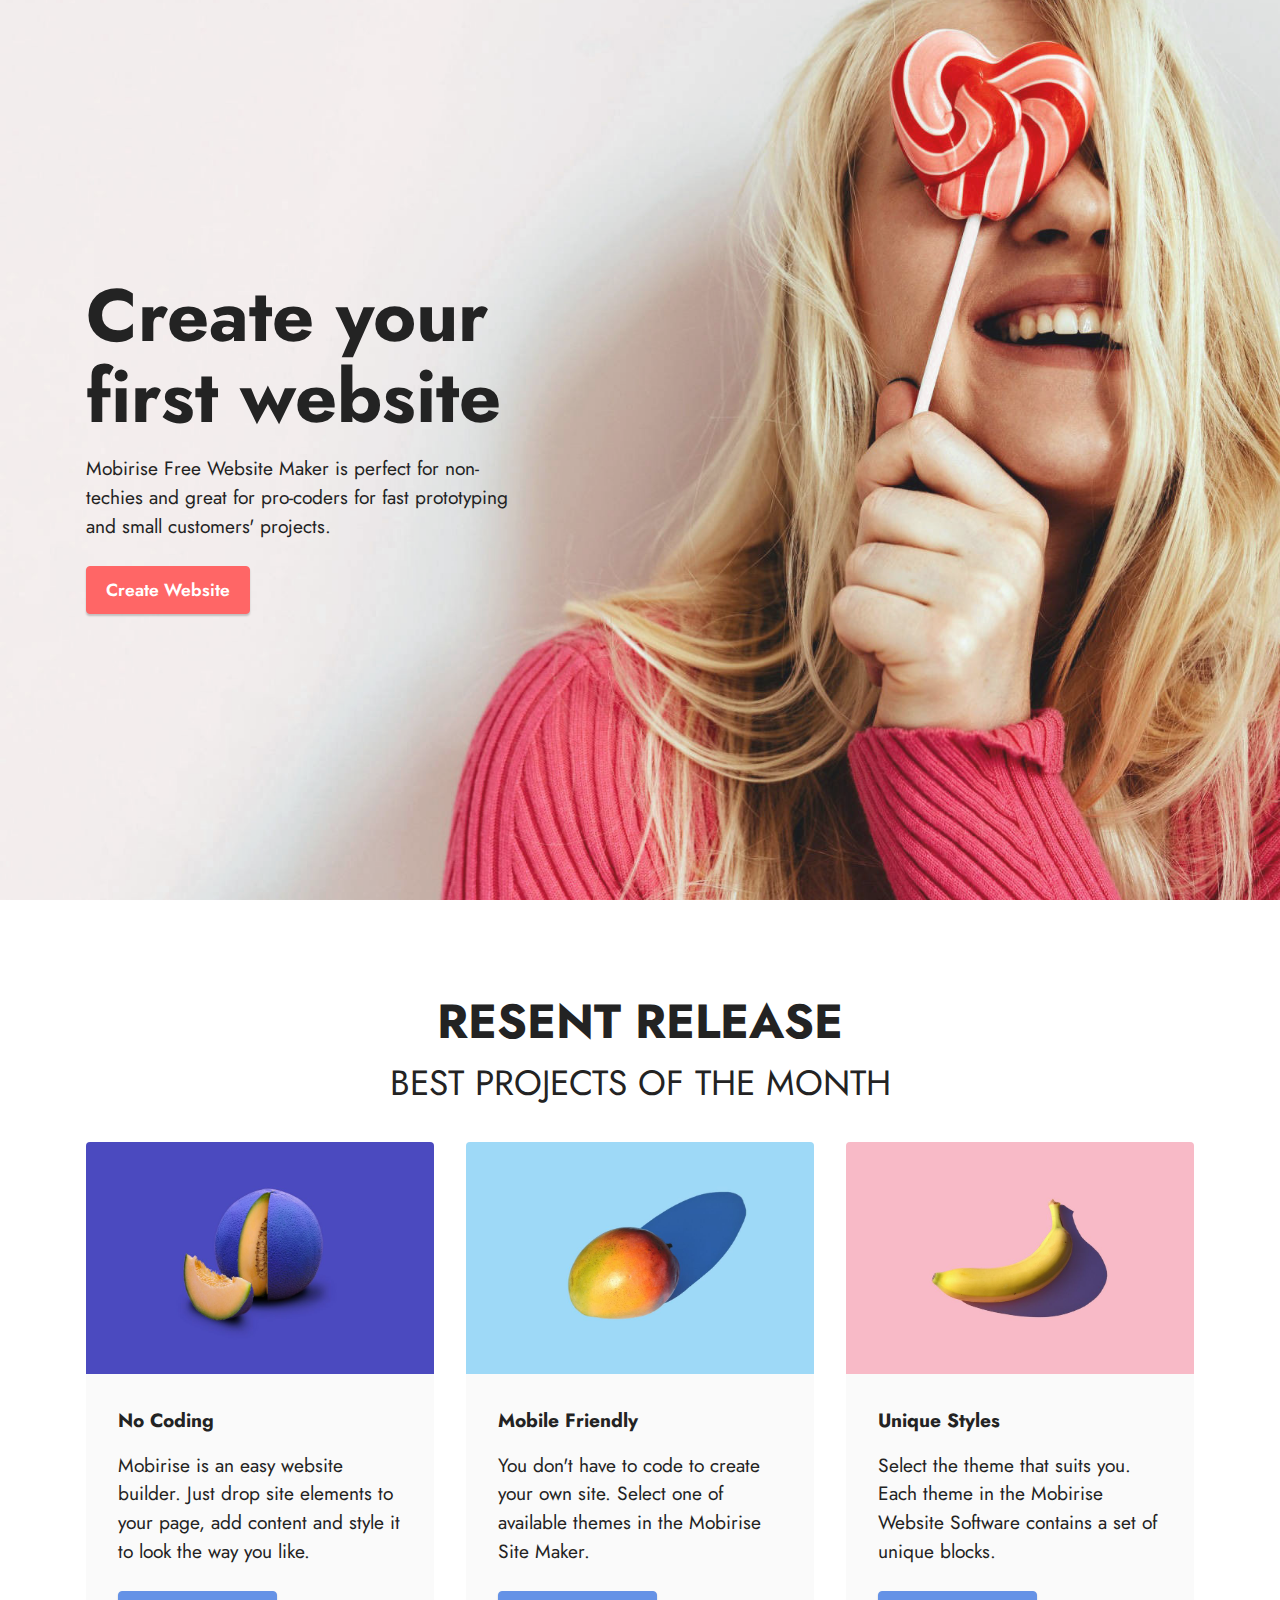
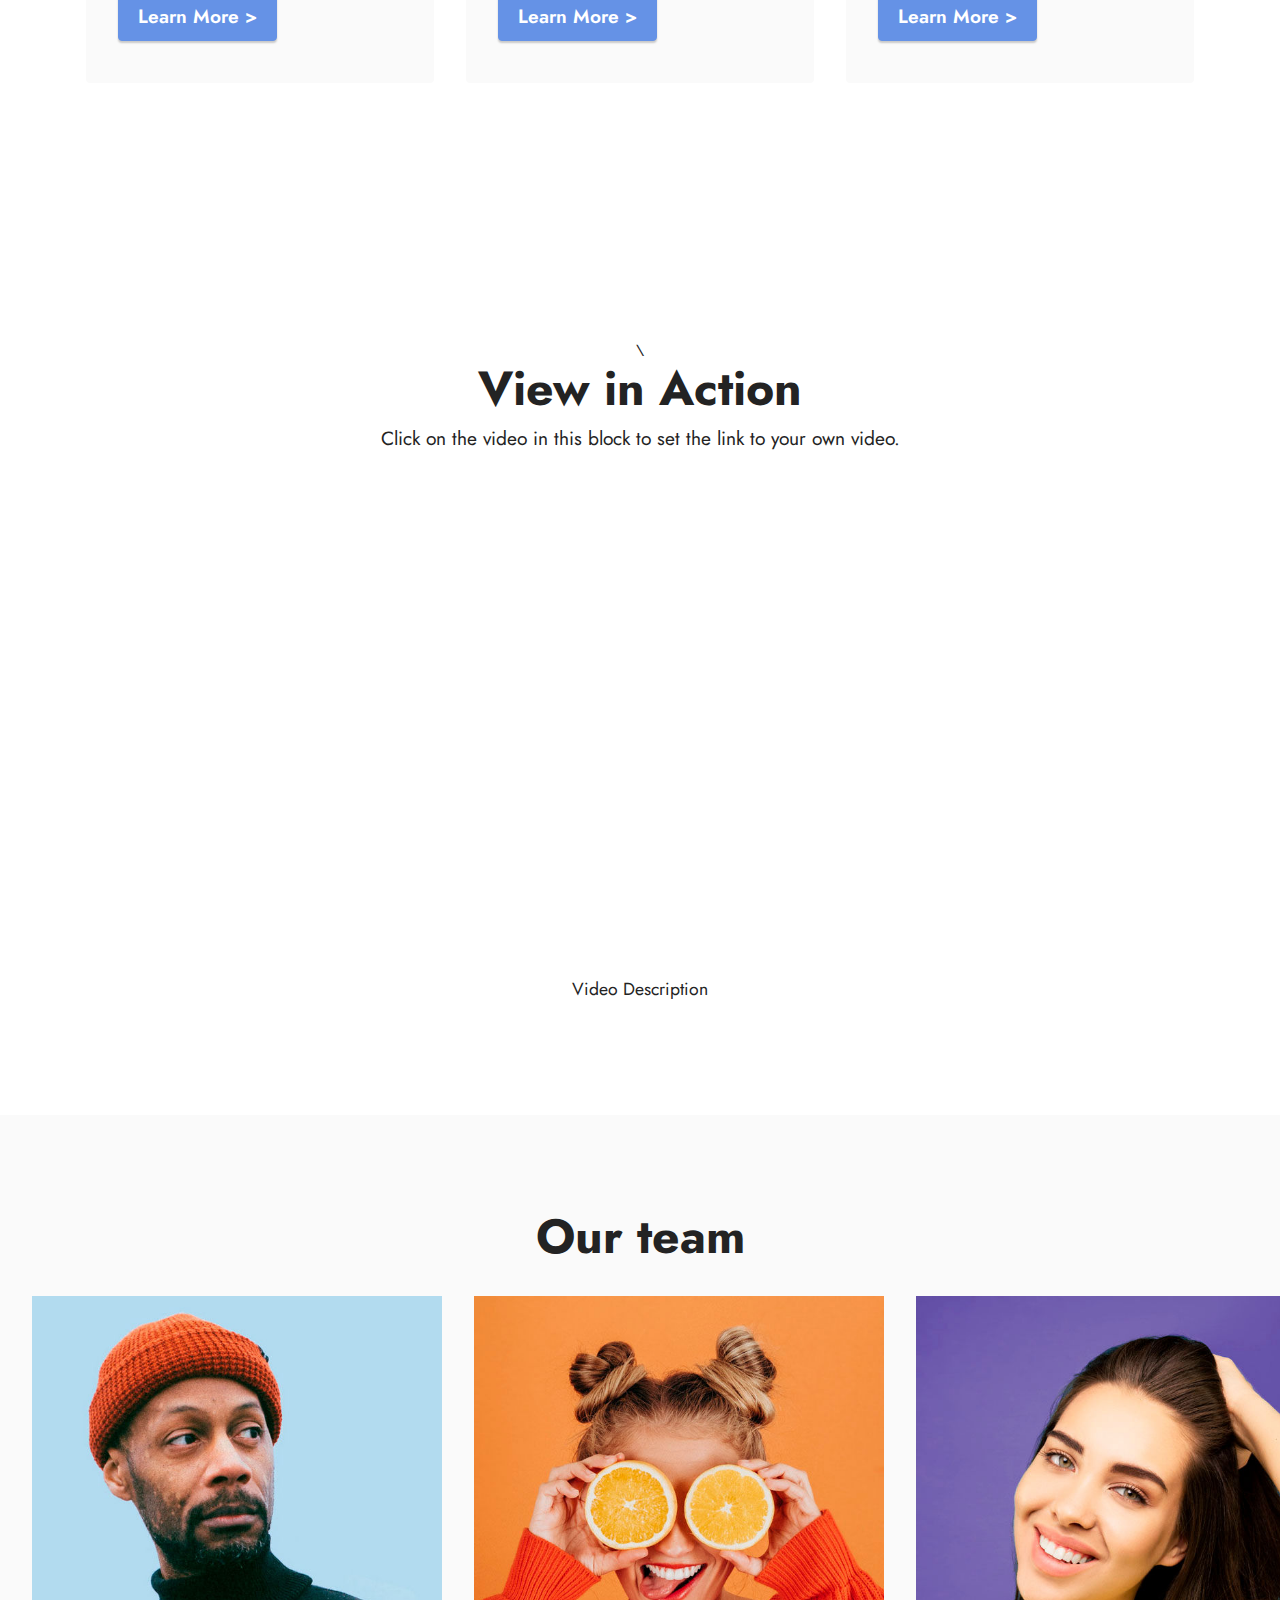
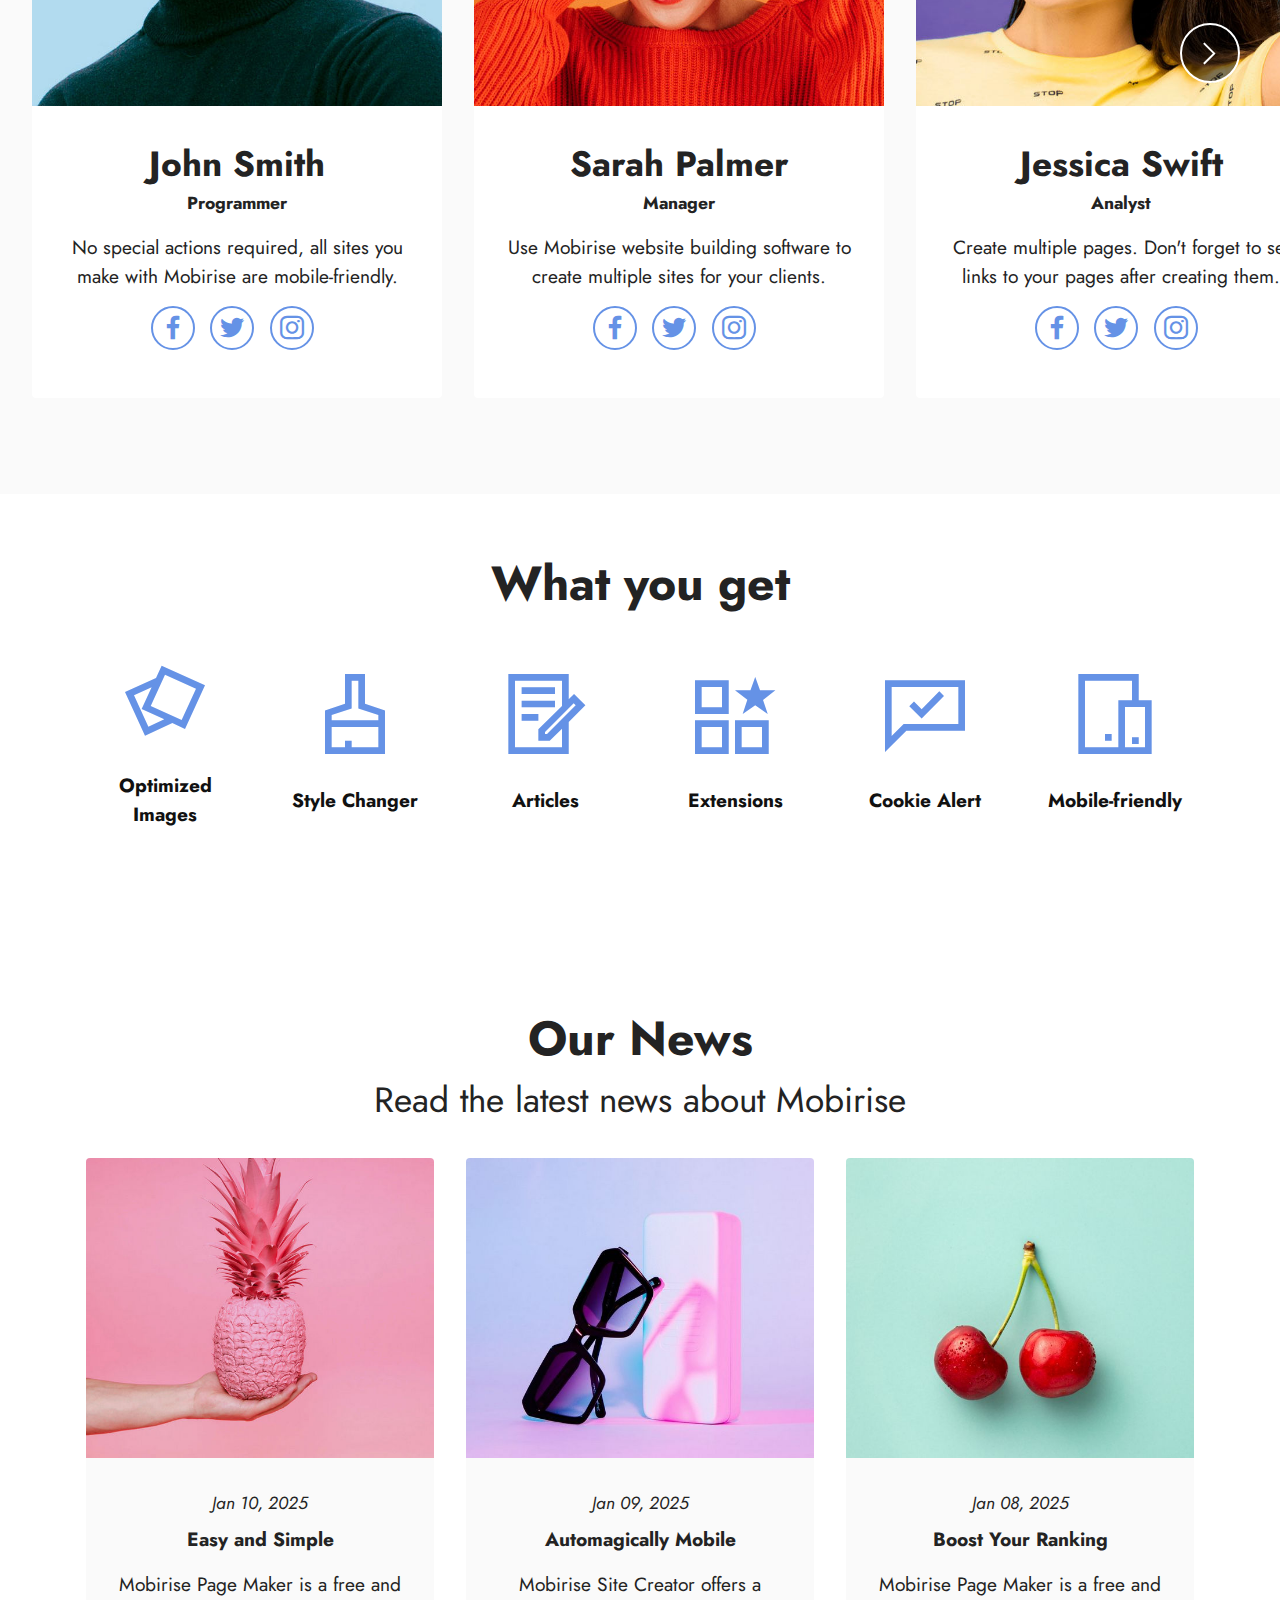
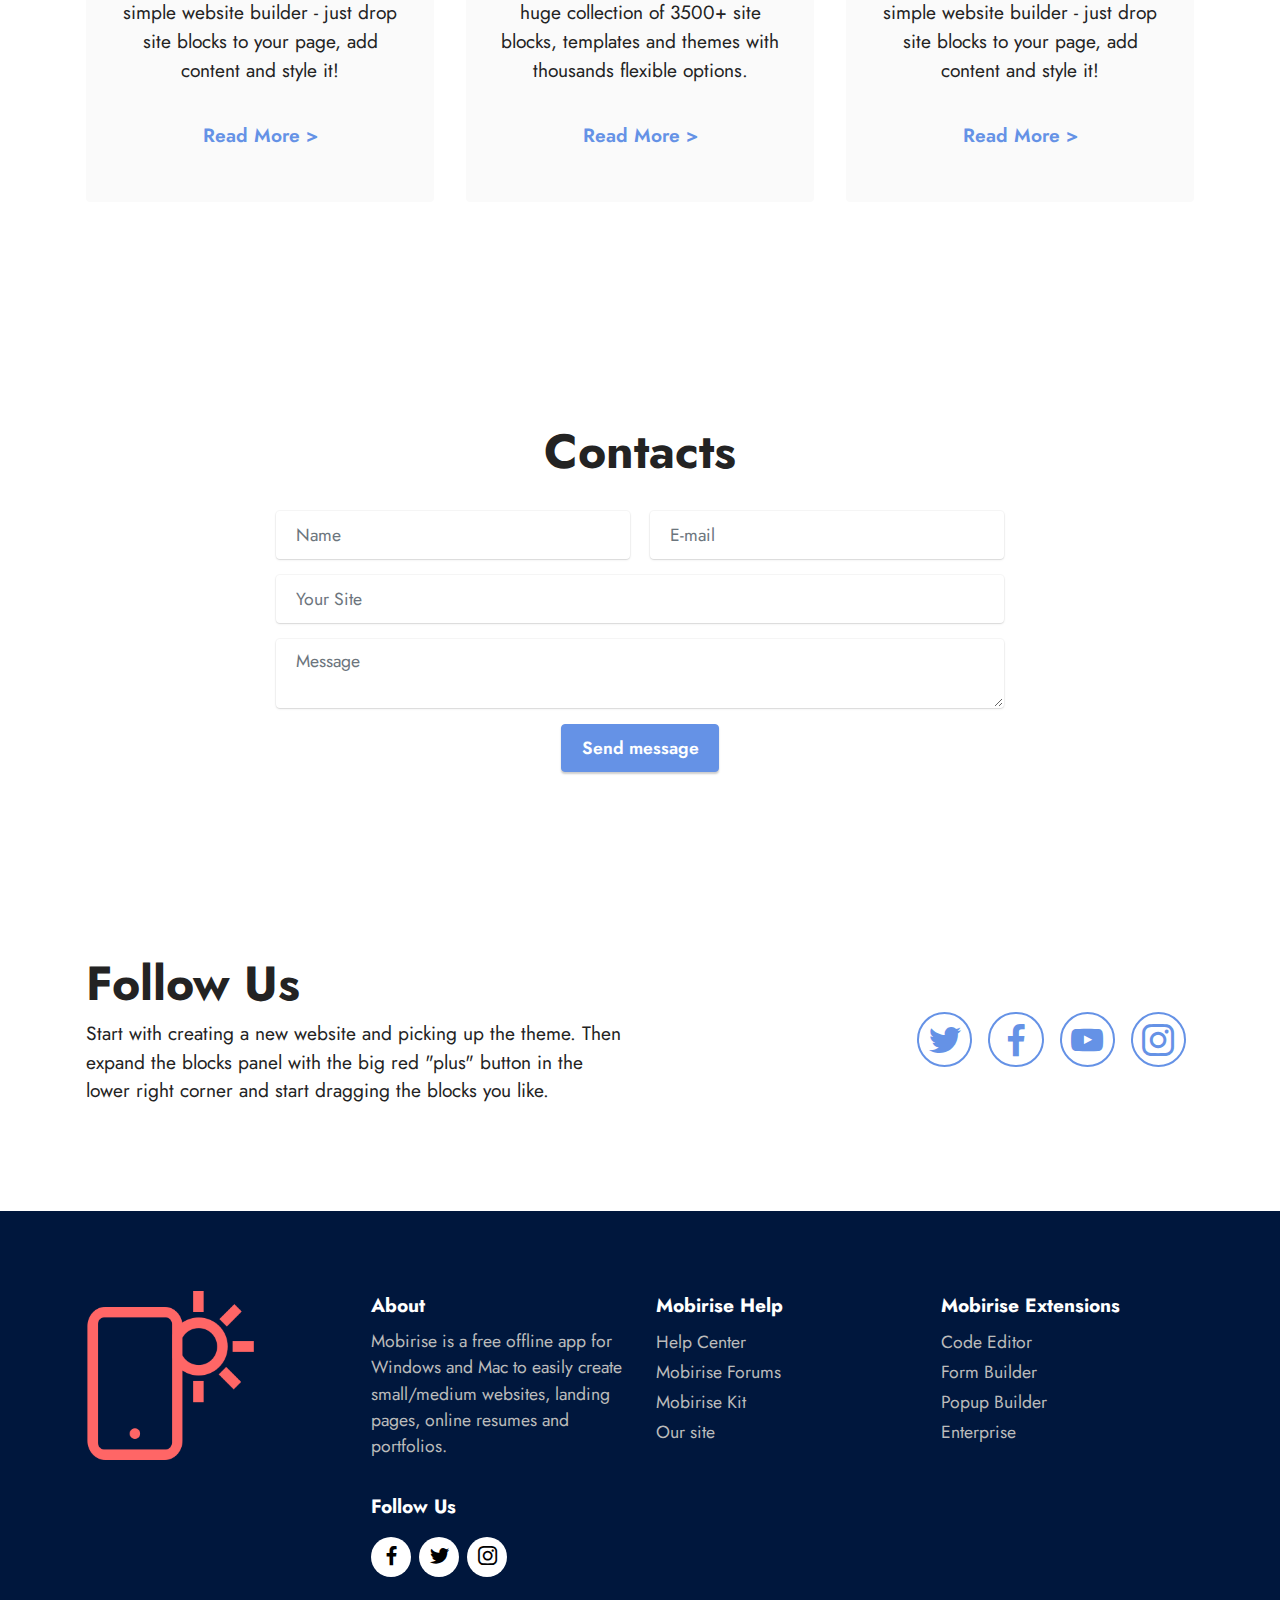
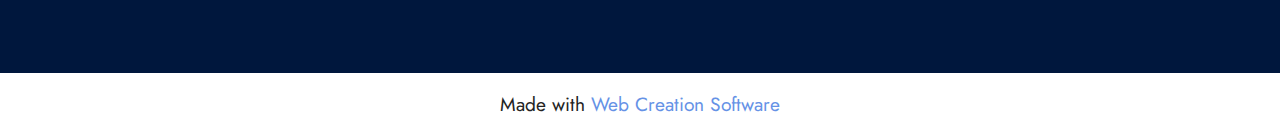
<file: togetpost/index.html>
<!DOCTYPE html>
<html  >
<head>
  <!-- Site made with Mobirise Website Builder v5.6.13, https://mobirise.com -->
  <meta charset="UTF-8">
  <meta http-equiv="X-UA-Compatible" content="IE=edge">
  <meta name="generator" content="Mobirise v5.6.13, mobirise.com">
  <meta name="twitter:card" content="summary_large_image"/>
  <meta name="twitter:image:src" content="">
  <meta property="og:image" content="">
  <meta name="twitter:title" content="Home">
  <meta name="viewport" content="width=device-width, initial-scale=1, minimum-scale=1">
  <link rel="shortcut icon" href="assets/images/logo5.png" type="image/x-icon">
  <meta name="description" content="">
  
  
  <title>Home</title>
  <link rel="stylesheet" href="assets/web/assets/mobirise-icons2/mobirise2.css">
  <link rel="stylesheet" href="assets/bootstrap/css/bootstrap.min.css">
  <link rel="stylesheet" href="assets/bootstrap/css/bootstrap-grid.min.css">
  <link rel="stylesheet" href="assets/bootstrap/css/bootstrap-reboot.min.css">
  <link rel="stylesheet" href="assets/socicon/css/styles.css">
  <link rel="stylesheet" href="assets/theme/css/style.css">
  <link rel="preload" href="https://fonts.googleapis.com/css?family=Jost:100,200,300,400,500,600,700,800,900,100i,200i,300i,400i,500i,600i,700i,800i,900i&display=swap" as="style" onload="this.onload=null;this.rel='stylesheet'">
  <noscript><link rel="stylesheet" href="https://fonts.googleapis.com/css?family=Jost:100,200,300,400,500,600,700,800,900,100i,200i,300i,400i,500i,600i,700i,800i,900i&display=swap"></noscript>
  <link rel="preload" as="style" href="assets/mobirise/css/mbr-additional.css"><link rel="stylesheet" href="assets/mobirise/css/mbr-additional.css" type="text/css">
  
  
  
  
</head>
<body>
  
  <section data-bs-version="5.1" class="header1 cid-tihfHdMhA5 mbr-fullscreen" id="header1-k">

    

    
    <div class="mbr-overlay" style="opacity: 0.1; background-color: rgb(250, 250, 250);"></div>

    <div class="container">
        <div class="row">
            <div class="col-12 col-lg-5">
                <h1 class="mbr-section-title mbr-fonts-style mb-3 display-1"><strong>Create your first website</strong></h1>
                
                <p class="mbr-text mbr-fonts-style display-7">
                    Mobirise Free Website Maker is perfect for non-techies and great for pro-coders for fast prototyping and small customers' projects.</p>
                <div class="mbr-section-btn mt-3"><a class="btn btn-secondary display-4" href="https://mobiri.se">Create Website</a></div>
            </div>
        </div>
    </div>
</section>

<section data-bs-version="5.1" class="features3 cid-tihfZrXdGQ" id="features3-l">
    
    
    <div class="container">
        <div class="mbr-section-head">
            <h4 class="mbr-section-title mbr-fonts-style align-center mb-0 display-2">
                <strong>RESENT RELEASE</strong></h4>
            <h5 class="mbr-section-subtitle mbr-fonts-style align-center mb-0 mt-2 display-5">BEST PROJECTS OF THE MONTH</h5>
        </div>
        <div class="row mt-4">
            <div class="item features-image сol-12 col-md-6 col-lg-4">
                <div class="item-wrapper">
                    <div class="item-img">
                        <img src="assets/images/features1.jpg" alt="Mobirise Website Builder">
                    </div>
                    <div class="item-content">
                        <h5 class="item-title mbr-fonts-style display-7"><strong>No Coding</strong></h5>
                        
                        <p class="mbr-text mbr-fonts-style mt-3 display-7">Mobirise is an easy website builder. Just
                            drop site elements to your page, add content and style it to look the way you like.</p>
                    </div>
                    <div class="mbr-section-btn item-footer mt-2"><a href="" class="btn btn-primary item-btn display-7" target="_blank">Learn More
                            &gt;</a></div>
                </div>
            </div>
            <div class="item features-image сol-12 col-md-6 col-lg-4">
                <div class="item-wrapper">
                    <div class="item-img">
                        <img src="assets/images/features2.jpg" alt="Mobirise Website Builder">
                    </div>
                    <div class="item-content">
                        <h5 class="item-title mbr-fonts-style display-7"><strong>Mobile Friendly</strong></h5>
                        
                        <p class="mbr-text mbr-fonts-style mt-3 display-7">You don't have to code to create your own
                            site. Select one of available themes in the Mobirise Site Maker.</p>
                    </div>
                    <div class="mbr-section-btn item-footer mt-2"><a href="" class="btn btn-primary item-btn display-7" target="_blank">Learn More
                            &gt;</a></div>
                </div>
            </div>
            <div class="item features-image сol-12 col-md-6 col-lg-4">
                <div class="item-wrapper">
                    <div class="item-img">
                        <img src="assets/images/features3.jpg" alt="Mobirise Website Builder">
                    </div>
                    <div class="item-content">
                        <h5 class="item-title mbr-fonts-style display-7"><strong>Unique Styles</strong></h5>
                        
                        <p class="mbr-text mbr-fonts-style mt-3 display-7">Select the theme that suits you. Each theme
                            in the Mobirise Website Software contains a set of unique blocks.<br></p>
                    </div>
                    <div class="mbr-section-btn item-footer mt-2"><a href="" class="btn btn-primary item-btn display-7" target="_blank">Learn More
                            &gt;</a></div>
                </div>
            </div>
        </div>
    </div>
</section>

<section data-bs-version="5.1" class="video2 cid-tihgrgG20H" id="video2-p">
    
    
    
    <div class="container">
        
        <div class="row justify-content-center mt-4">\
            <div class="mbr-section-head">
                <h4 class="mbr-section-title mbr-fonts-style mb-0 display-2">
                    <strong>View in Action</strong></h4>
                <h5 class="mbr-section-subtitle mbr-fonts-style mb-0 mt-2 display-7">Click on the video in this block to set the link to
                    your own video.</h5>
            </div>
            <div class="col-12 col-md-10 video-block">
                <div class="video-wrapper"><iframe class="mbr-embedded-video" src="https://www.youtube.com/embed/HujDEPAWboE?rel=0&amp;amp;mute=1&amp;showinfo=0&amp;autoplay=0&amp;loop=0" width="1280" height="720" frameborder="0" allowfullscreen></iframe></div>
                <p class="mbr-text pt-2 mbr-fonts-style display-4">
                    Video Description</p>
            </div>
        </div>
    </div>
</section>

<section data-bs-version="5.1" class="slider3 mbr-embla cid-tihggJIGf3" id="slider3-n">
    

    
    
    <div class="position-relative text-center">
        <div class="col-12">
            <h3 class="mbr-section-title mbr-fonts-style align-center mb-4 display-2">
                <strong>Our team</strong>
            </h3>
            
        </div>
        <div class="embla" data-skip-snaps="true" data-align="center" data-contain-scroll="trimSnaps" data-auto-play-interval="5" data-draggable="true">
            <div class="embla__viewport container-fluid">
                <div class="embla__container">
                    <div class="embla__slide slider-image item" style="margin-left: 1rem; margin-right: 1rem;">
                        <div class="card-wrap">
                            <div class="item-wrapper position-relative">
                                <div class="image-wrap">
                                    <img src="assets/images/team1.jpg" alt="Mobirise Website Builder">
                                </div>
                            </div>
                            <div class="content-wrap">
                                <h5 class="mbr-section-title card-title mbr-fonts-style align-center m-0 display-5">
                                    <strong>John Smith</strong>
                                </h5>
                                <h6 class="mbr-role mbr-fonts-style align-center mb-3 display-4">
                                    <strong>Programmer</strong>
                                </h6>
                                <p class="card-text mbr-fonts-style align-center display-7">
                                    No special actions required, all sites you make with Mobirise are mobile-friendly.
                                </p>
                                <div class="social-row display-7">
                                    <div class="soc-item">
                                        <a href="https://www.facebook.com/Mobirise/" target="_blank">
                                            <span class="mbr-iconfont socicon socicon-facebook"></span>
                                        </a>
                                    </div>
                                    <div class="soc-item">
                                        <a href="https://twitter.com/mobirise" target="_blank">
                                            <span class="mbr-iconfont socicon socicon-twitter"></span>
                                        </a>
                                    </div>
                                    <div class="soc-item">
                                        <a href="https://instagram.com/mobirise" target="_blank">
                                            <span class="mbr-iconfont socicon socicon-instagram"></span>
                                        </a>
                                    </div>
                                    
                                    
                                </div>
                                
                            </div>
                        </div>
                    </div>
                    <div class="embla__slide slider-image item" style="margin-left: 1rem; margin-right: 1rem;">
                        <div class="card-wrap">
                            <div class="item-wrapper position-relative">
                                <div class="image-wrap">
                                    <img src="assets/images/team2.jpg" alt="Mobirise Website Builder">
                                </div>
                            </div>
                            <div class="content-wrap">
                                <h5 class="mbr-section-title card-title mbr-fonts-style align-center m-0 display-5">
                                    <strong>Sarah Palmer</strong>
                                </h5>
                                <h6 class="mbr-role mbr-fonts-style align-center mb-3 display-4">
                                    <strong>Manager</strong>
                                </h6>
                                <p class="card-text mbr-fonts-style align-center display-7">
                                    Use Mobirise website building software to create multiple sites for your clients.
                                </p>
                                <div class="social-row display-7">
                                    <div class="soc-item">
                                        <a href="https://www.facebook.com/Mobirise/" target="_blank">
                                            <span class="mbr-iconfont socicon socicon-facebook"></span>
                                        </a>
                                    </div>
                                    <div class="soc-item">
                                        <a href="https://twitter.com/mobirise" target="_blank">
                                            <span class="mbr-iconfont socicon socicon-twitter"></span>
                                        </a>
                                    </div>
                                    <div class="soc-item">
                                        <a href="https://instagram.com/mobirise" target="_blank">
                                            <span class="mbr-iconfont socicon socicon-instagram"></span>
                                        </a>
                                    </div>
                                    
                                    
                                </div>
                                
                            </div>
                        </div>
                    </div>
                    <div class="embla__slide slider-image item" style="margin-left: 1rem; margin-right: 1rem;">
                        <div class="card-wrap">
                            <div class="item-wrapper position-relative">
                                <div class="image-wrap">
                                    <img src="assets/images/team3.jpg" alt="Mobirise Website Builder">
                                </div>
                            </div>
                            <div class="content-wrap">
                                <h5 class="mbr-section-title card-title mbr-fonts-style align-center m-0 display-5">
                                    <strong>Jessica Swift</strong>
                                </h5>
                                <h6 class="mbr-role mbr-fonts-style align-center mb-3 display-4">
                                    <strong>Analyst</strong>
                                </h6>
                                <p class="card-text mbr-fonts-style align-center display-7">
                                    Create multiple pages. Don't forget to set links to your pages after creating them.
                                </p>
                                <div class="social-row display-7">
                                    <div class="soc-item">
                                        <a href="https://www.facebook.com/Mobirise/" target="_blank">
                                            <span class="mbr-iconfont socicon socicon-facebook"></span>
                                        </a>
                                    </div>
                                    <div class="soc-item">
                                        <a href="https://twitter.com/mobirise" target="_blank">
                                            <span class="mbr-iconfont socicon socicon-twitter"></span>
                                        </a>
                                    </div>
                                    <div class="soc-item">
                                        <a href="https://instagram.com/mobirise" target="_blank">
                                            <span class="mbr-iconfont socicon socicon-instagram"></span>
                                        </a>
                                    </div>
                                    
                                    
                                </div>
                                
                            </div>
                        </div>
                    </div>
                    <div class="embla__slide slider-image item" style="margin-left: 1rem; margin-right: 1rem;">
                        <div class="card-wrap">
                            <div class="item-wrapper position-relative">
                                <div class="image-wrap">
                                    <img src="assets/images/team4.jpg" alt="Mobirise Website Builder">
                                </div>
                            </div>
                            <div class="content-wrap">
                                <h5 class="mbr-section-title card-title mbr-fonts-style align-center m-0 display-5">
                                    <strong>Sarah Taylor</strong>
                                </h5>
                                <h6 class="mbr-role mbr-fonts-style align-center mb-3 display-4">
                                    <strong>Analyst</strong>
                                </h6>
                                <p class="card-text mbr-fonts-style align-center display-7">
                                    Create multiple pages. Don't forget to set links to your pages after creating them.
                                </p>
                                <div class="social-row display-7">
                                    <div class="soc-item">
                                        <a href="https://www.facebook.com/Mobirise/" target="_blank">
                                            <span class="mbr-iconfont socicon socicon-facebook"></span>
                                        </a>
                                    </div>
                                    <div class="soc-item">
                                        <a href="https://twitter.com/mobirise" target="_blank">
                                            <span class="mbr-iconfont socicon socicon-twitter"></span>
                                        </a>
                                    </div>
                                    <div class="soc-item">
                                        <a href="https://instagram.com/mobirise" target="_blank">
                                            <span class="mbr-iconfont socicon socicon-instagram"></span>
                                        </a>
                                    </div>
                                    
                                    
                                </div>
                                
                            </div>
                        </div>
                    </div>
                </div>
            </div>
            <button class="embla__button embla__button--prev">
                <span class="mobi-mbri mobi-mbri-arrow-prev mbr-iconfont" aria-hidden="true"></span>
                <span class="sr-only visually-hidden visually-hidden">Previous</span>
            </button>
            <button class="embla__button embla__button--next">
                <span class="mobi-mbri mobi-mbri-arrow-next mbr-iconfont" aria-hidden="true"></span>
                <span class="sr-only visually-hidden visually-hidden">Next</span>
            </button>
        </div>
    </div>
</section>

<section data-bs-version="5.1" class="features13 cid-tihg8TvnHt" id="features14-m">
    

    
    
    <div class="container">
        <div class="row">
            <div class="col-12">
                <h3 class="mbr-section-title align-center mb-4 mbr-fonts-style display-2"><strong>What you get</strong></h3>
            </div>
            <div class="card col-12 col-md-4 col-lg-2 p-3">
                <div class="card-wrapper">
                    <div class="card-box align-center">
                        <span class="mbr-iconfont mobi-mbri-image-gallery mobi-mbri"></span>
                        <h4 class="card-title align-center mbr-black mbr-fonts-style display-7">
                            <strong>Optimized Images</strong></h4>
                    </div>
                </div>
            </div>
            <div class="card p-3 col-12 col-md-4 col-lg-2">
                <div class="card-wrapper">
                    <div class="card-box align-center">
                        <span class="mbr-iconfont mobi-mbri-website-theme-2 mobi-mbri"></span>
                        <h4 class="card-title align-center mbr-black mbr-fonts-style display-7">
                            <strong>Style Changer</strong></h4>
                    </div>
                </div>
            </div>
            <div class="card p-3 col-12 col-md-4 col-lg-2">
                <div class="card-wrapper">
                    <div class="card-box align-center">
                        <span class="mbr-iconfont mobi-mbri-contact-form mobi-mbri"></span>
                        <h4 class="card-title align-center mbr-black mbr-fonts-style display-7">
                            <strong>Articles</strong>
                        </h4>
                    </div>
                </div>
            </div>
            <div class="card p-3 col-12 col-md-4 col-lg-2">
                <div class="card-wrapper">
                    <div class="card-box align-center">
                        <span class="mbr-iconfont mobi-mbri-features mobi-mbri"></span>
                        <h4 class="card-title align-center mbr-black mbr-fonts-style display-7">
                            <strong>Extensions</strong></h4>
                    </div>
                </div>
            </div>
            <div class="card p-3 col-12 col-md-4 col-lg-2">
                <div class="card-wrapper">
                    <div class="card-box align-center">
                        <span class="mbr-iconfont mobi-mbri-cust-feedback mobi-mbri"></span>
                        <h4 class="card-title align-center mbr-black mbr-fonts-style display-7">
                            <strong>Cookie Alert
                            </strong></h4>
                    </div>
                </div>
            </div>
            <div class="card p-3 col-12 col-md-4 col-lg-2">
                <div class="card-wrapper">
                    <div class="card-box align-center">
                        <span class="mbr-iconfont mobi-mbri-devices mobi-mbri"></span>
                        <h4 class="card-title align-center mbr-black mbr-fonts-style display-7">
                            <strong>Mobile-friendly</strong></h4>
                    </div>
                </div>
            </div>
        </div>
    </div>
</section>

<section data-bs-version="5.1" class="content3 cid-tihiFH1QP3" id="content3-s">
    
    
    <div class="container">
        <div class="mbr-section-head">
            <h4 class="mbr-section-title mbr-fonts-style align-center mb-0 display-2"><strong>Our News</strong></h4>
            <h5 class="mbr-section-subtitle mbr-fonts-style align-center mb-0 mt-2 display-5">Read the latest news about Mobirise</h5>
        </div>
        <div class="row mt-4">
            <div class="item features-image сol-12 col-md-6 col-lg-4">
                <div class="item-wrapper">
                    <div class="item-img">
                        <img src="assets/images/product5.jpg" alt="Mobirise Website Builder" title="">
                    </div>
                    <div class="item-content">
                        <h5 class="item-title mbr-fonts-style display-4"><em>Jan 10, 2025</em></h5>
                        <h6 class="item-subtitle mbr-fonts-style mt-1 display-7"><strong>Easy and Simple</strong></h6>
                        <p class="mbr-text mbr-fonts-style mt-3 display-7">Mobirise Page Maker is a free and simple
                            website builder - just drop site blocks to your page, add content and style it!</p>
                    </div>
                    <div class="mbr-section-btn item-footer mt-2"><a href="" class="btn item-btn btn-primary-outline display-7" target="_blank">Read More &gt;</a></div>
                </div>
            </div>
            <div class="item features-image сol-12 col-md-6 col-lg-4">
                <div class="item-wrapper">
                    <div class="item-img">
                        <img src="assets/images/product4.jpg" alt="Mobirise Website Builder" title="">
                    </div>
                    <div class="item-content">
                        <h5 class="item-title mbr-fonts-style display-4"><em>Jan 09, 2025</em></h5>
                        <h6 class="item-subtitle mbr-fonts-style mt-1 display-7"><strong>Automagically Mobile</strong>
                        </h6>
                        <p class="mbr-text mbr-fonts-style mt-3 display-7">Mobirise Site Creator offers a huge
                            collection of 3500+ site blocks, templates and themes with thousands flexible options. <br>
                        </p>
                    </div>
                    <div class="mbr-section-btn item-footer mt-2"><a href="" class="btn item-btn btn-primary-outline display-7" target="_blank">Read More &gt;</a></div>
                </div>
            </div>
            <div class="item features-image сol-12 col-md-6 col-lg-4">
                <div class="item-wrapper">
                    <div class="item-img">
                        <img src="assets/images/product3.jpg" alt="Mobirise Website Builder" title="">
                    </div>
                    <div class="item-content">
                        <h5 class="item-title mbr-fonts-style display-4"><em>Jan 08, 2025</em></h5>
                        <h6 class="item-subtitle mbr-fonts-style mt-1 display-7"><strong>Boost Your Ranking</strong></h6>
                        <p class="mbr-text mbr-fonts-style mt-3 display-7">Mobirise Page Maker is a free and simple
                            website builder - just drop site blocks to your page, add content and style it!</p>
                    </div>
                    <div class="mbr-section-btn item-footer mt-2"><a href="" class="btn item-btn btn-primary-outline display-7" target="_blank">Read More &gt;</a></div>
                </div>
            </div>

        </div>
    </div>
</section>

<section data-bs-version="5.1" class="form5 cid-tihjaL1P3z" id="form5-v">
    
    
    <div class="container">
        <div class="mbr-section-head">
            <h3 class="mbr-section-title mbr-fonts-style align-center mb-0 display-2">
                <strong>Contacts</strong>
            </h3>
            
        </div>
        <div class="row justify-content-center mt-4">
            <div class="col-lg-8 mx-auto mbr-form" data-form-type="formoid">
                <form action="https://mobirise.eu/" method="POST" class="mbr-form form-with-styler" data-form-title="Form Name"><input type="hidden" name="email" data-form-email="true" value="eMa7Hu9JmJIUsdb1vzDmKcPhSkeZRrnuqfuDU9fuqoKTWBAJq9IsWl8ghp5+3Ch/uuu3y/C/Y3VjK/tbCeZDljUTmeGjgrCTpX1qHgIQihT85McOT1b80dCu1o5bKko9">
                    <div class="row">
                        <div hidden="hidden" data-form-alert="" class="alert alert-success col-12">Thanks for filling out the form!</div>
                        <div hidden="hidden" data-form-alert-danger="" class="alert alert-danger col-12">
                            Oops...! some problem!
                        </div>
                    </div>
                    <div class="dragArea row">
                        <div class="col-md col-sm-12 form-group mb-3" data-for="name">
                            <input type="text" name="name" placeholder="Name" data-form-field="name" class="form-control" value="" id="name-form5-v">
                        </div>
                        <div class="col-md col-sm-12 form-group mb-3" data-for="email">
                            <input type="email" name="email" placeholder="E-mail" data-form-field="email" class="form-control" value="" id="email-form5-v">
                        </div>
                        <div class="col-12 form-group mb-3" data-for="url">
                            <input type="url" name="url" placeholder="Your Site" data-form-field="url" class="form-control" value="" id="url-form5-v">
                        </div>
                        <div class="col-12 form-group mb-3" data-for="textarea">
                            <textarea name="textarea" placeholder="Message" data-form-field="textarea" class="form-control" id="textarea-form5-v"></textarea>
                        </div>
                        <div class="col-lg-12 col-md-12 col-sm-12 align-center mbr-section-btn">
                            <button type="submit" class="btn btn-primary display-4">Send message</button>
                        </div>
                    </div>
                </form>
            </div>
        </div>
    </div>
</section>

<section data-bs-version="5.1" class="contacts4 cid-tihiZ0231u" id="contacts4-u">

    

    
    

    <div class="container">
        <div class="row align-items-center justify-content-center">
            <div class="text-content col-12 col-md-6">
                <h2 class="mbr-section-title mbr-fonts-style display-2">
                    <strong>Follow Us</strong>
                </h2>
                <p class="mbr-text mbr-fonts-style display-7">Start with creating a
                    new website and picking up the theme. Then expand the blocks panel with the big red "plus" button in
                    the
                    lower right corner and start dragging the blocks you like.</p>
            </div>
            <div class="icons d-flex align-items-center col-12 col-md-6 justify-content-end mt-md-0 mt-2 flex-wrap">
                <a href="https://twitter.com/mobirise" target="_blank">
                    <span class="socicon-twitter socicon mbr-iconfont mbr-iconfont-social"></span>
                </a>
                <a href="https://www.facebook.com/pages/Mobirise/1616226671953247" target="_blank">
                    <span class="socicon-facebook socicon mbr-iconfont mbr-iconfont-social"></span>
                </a>
                <a href="https://www.youtube.com/c/mobirise" target="_blank">
                    <span class="socicon-youtube socicon mbr-iconfont mbr-iconfont-social"></span>
                </a>
                <a href="https://instagram.com/mobirise" target="_blank">
                    <span class="socicon-instagram socicon mbr-iconfont mbr-iconfont-social"></span>
                </a>
                
                
                
                
                
                
            </div>
        </div>
    </div>
    
</section>

<section data-bs-version="5.1" class="footer4 cid-tihjD5laZG" once="footers" id="footer4-x">

    

    
    
    <div class="container">
        <div class="row mbr-white">
            <div class="col-6 col-lg-3">
                <div class="media-wrap col-md-8 col-12">
                    <a href="https://mobiri.se/">
                        <img src="assets/images/logo.png" alt="Mobirise Website Builder">
                    </a>
                </div>
            </div>
            <div class="col-12 col-md-6 col-lg-3">
                <h5 class="mbr-section-subtitle mbr-fonts-style mb-2 display-7">
                    <strong>About</strong>
                </h5>
                <p class="mbr-text mbr-fonts-style mb-4 display-4">
                    Mobirise is a free offline app for
                    Windows and Mac to easily create small/medium websites, landing pages, online resumes and
                    portfolios.</p>
                <h5 class="mbr-section-subtitle mbr-fonts-style mb-3 display-7">
                    <strong>Follow Us</strong>
                </h5>
                <div class="social-row display-7">
                    <div class="soc-item">
                        <a href="https://twitter.com/mobirise" target="_blank">
                            <span class="mbr-iconfont socicon socicon-facebook"></span>
                        </a>
                    </div>
                    <div class="soc-item">
                        <a href="https://twitter.com/mobirise" target="_blank">
                            <span class="mbr-iconfont socicon socicon-twitter"></span>
                        </a>
                    </div>
                    <div class="soc-item">
                        <a href="https://twitter.com/mobirise" target="_blank">
                            <span class="mbr-iconfont socicon socicon-instagram"></span>
                        </a>
                    </div>
                    
                </div>
            </div>
            <div class="col-12 col-md-6 col-lg-3">
                <h5 class="mbr-section-subtitle mbr-fonts-style mb-2 display-7">
                    <strong>Mobirise Help</strong>
                </h5>
                <ul class="list mbr-fonts-style display-4">
                    <li class="mbr-text item-wrap">Help Center</li>
                    <li class="mbr-text item-wrap">Mobirise Forums</li>
                    <li class="mbr-text item-wrap">Mobirise Kit</li>
                    <li class="mbr-text item-wrap">Our site</li>
                </ul>
            </div>
            <div class="col-12 col-md-6 col-lg-3">
                <h5 class="mbr-section-subtitle mbr-fonts-style mb-2 display-7">
                    <strong>Mobirise Extensions</strong>
                </h5>
                <ul class="list mbr-fonts-style display-4">
                    <li class="mbr-text item-wrap">Code Editor</li>
                    <li class="mbr-text item-wrap">Form Builder</li>
                    <li class="mbr-text item-wrap">Popup Builder</li>
                    <li class="mbr-text item-wrap">Enterprise</li>
                </ul>
            </div>
            
        </div>
    </div>
</section><section class="display-7" style="padding: 0;align-items: center;justify-content: center;flex-wrap: wrap;    align-content: center;display: flex;position: relative;height: 4rem;"><a href="https://mobiri.se/" style="flex: 1 1;height: 4rem;position: absolute;width: 100%;z-index: 1;"><img alt="" style="height: 4rem;" src="[data-uri]"></a><p style="margin: 0;text-align: center;" class="display-7">Made with &#8204;</p><a style="z-index:1" href="https://mobirise.com"> Web  Creation Software</a></section><script src="assets/bootstrap/js/bootstrap.bundle.min.js"></script>  <script src="assets/smoothscroll/smooth-scroll.js"></script>  <script src="assets/ytplayer/index.js"></script>  <script src="assets/playervimeo/vimeo_player.js"></script>  <script src="assets/embla/embla.min.js"></script>  <script src="assets/embla/script.js"></script>  <script src="assets/sociallikes/social-likes.js"></script>  <script src="assets/theme/js/script.js"></script>  <script src="assets/formoid/formoid.min.js"></script>  
  
  
</body>
</html>
</file>
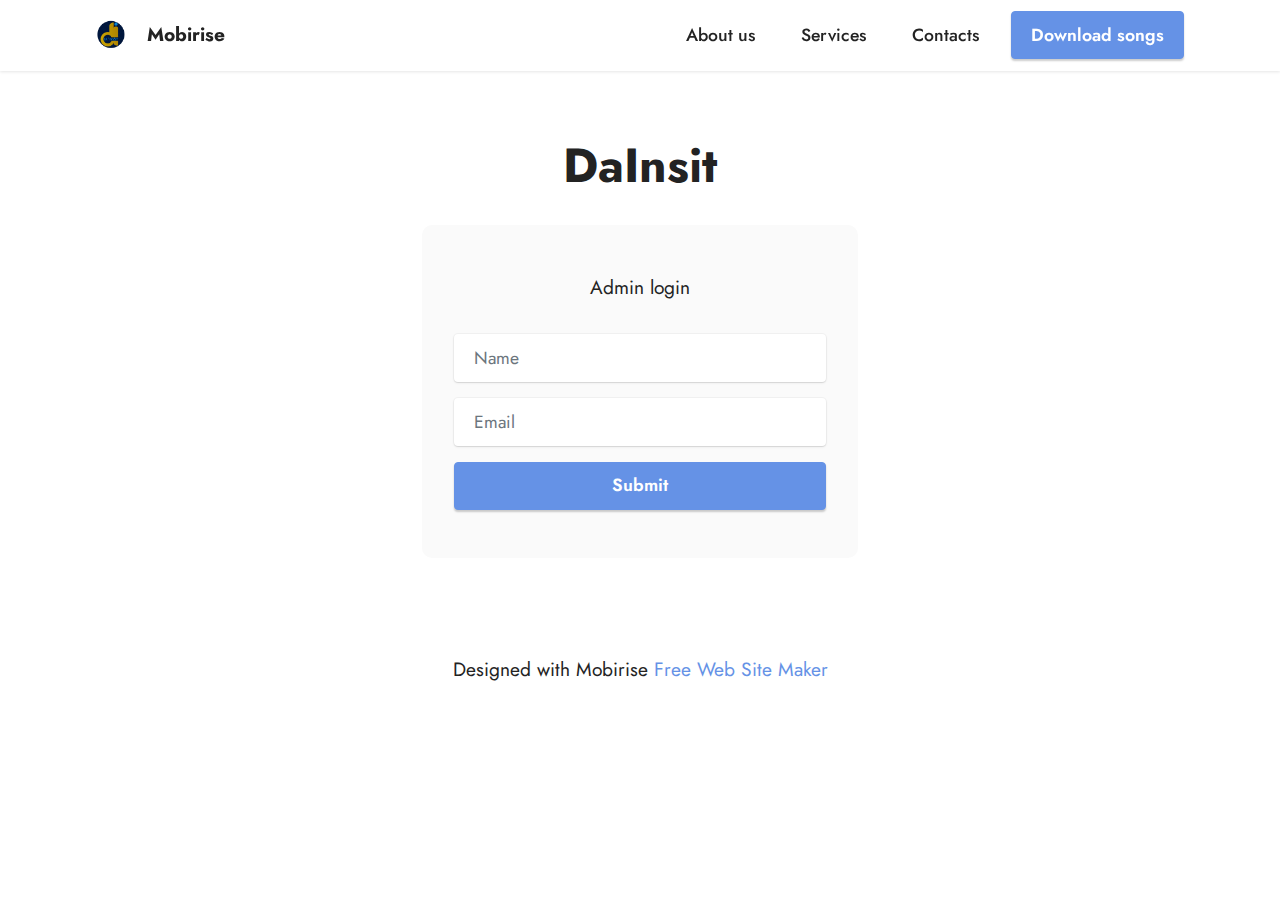
<file: page1.html>
<!DOCTYPE html>
<html  >
<head>
  <!-- Site made with Mobirise Website Builder v5.6.13, https://mobirise.com -->
  <meta charset="UTF-8">
  <meta http-equiv="X-UA-Compatible" content="IE=edge">
  <meta name="generator" content="Mobirise v5.6.13, mobirise.com">
  <meta name="twitter:card" content="summary_large_image"/>
  <meta name="twitter:image:src" content="">
  <meta property="og:image" content="">
  <meta name="twitter:title" content="Page 1">
  <meta name="viewport" content="width=device-width, initial-scale=1, minimum-scale=1">
  <link rel="shortcut icon" href="assets/images/logo.png" type="image/x-icon">
  <meta name="description" content="">


  <title>Page 1</title>
  <link rel="stylesheet" href="assets/bootstrap/css/bootstrap.min.css">
  <link rel="stylesheet" href="assets/bootstrap/css/bootstrap-grid.min.css">
  <link rel="stylesheet" href="assets/bootstrap/css/bootstrap-reboot.min.css">
  <link rel="stylesheet" href="assets/dropdown/css/style.css">
  <link rel="stylesheet" href="assets/socicon/css/styles.css">
  <link rel="stylesheet" href="assets/theme/css/style.css">
  <link rel="preload" href="https://fonts.googleapis.com/css?family=Jost:100,200,300,400,500,600,700,800,900,100i,200i,300i,400i,500i,600i,700i,800i,900i&display=swap" as="style" onload="this.onload=null;this.rel='stylesheet'">
  <noscript><link rel="stylesheet" href="https://fonts.googleapis.com/css?family=Jost:100,200,300,400,500,600,700,800,900,100i,200i,300i,400i,500i,600i,700i,800i,900i&display=swap"></noscript>
  <link rel="preload" as="style" href="assets/mobirise/css/mbr-additional.css"><link rel="stylesheet" href="assets/mobirise/css/mbr-additional.css" type="text/css">




</head>
<body>

  <section data-bs-version="5.1" class="menu menu2 cid-tiho67i9of" once="menu" id="menu2-z">

    <nav class="navbar navbar-dropdown navbar-fixed-top navbar-expand-lg">
        <div class="container">
            <div class="navbar-brand">
                <span class="navbar-logo">
                    <a href="https://mobiri.se">
                        <img src="assets/images/logo.png" alt="Mobirise Website Builder" style="height: 3rem;">
                    </a>
                </span>
                <span class="navbar-caption-wrap"><a class="navbar-caption text-black display-7" href="https://mobiri.se">Mobirise</a></span>
            </div>
            <button class="navbar-toggler" type="button" data-toggle="collapse" data-bs-toggle="collapse" data-target="#navbarSupportedContent" data-bs-target="#navbarSupportedContent" aria-controls="navbarNavAltMarkup" aria-expanded="false" aria-label="Toggle navigation">
                <div class="hamburger">
                    <span></span>
                    <span></span>
                    <span></span>
                    <span></span>
                </div>
            </button>
            <div class="collapse navbar-collapse" id="navbarSupportedContent">
                <ul class="navbar-nav nav-dropdown" data-app-modern-menu="true">
                    <li class="nav-item"><a class="nav-link link text-black display-4" href="https://mobiri.se">
                            About us</a></li>
                    <li class="nav-item"><a class="nav-link link text-black display-4" href="https://mobiri.se">
                            Services</a></li>
                    <li class="nav-item"><a class="nav-link link text-black display-4" href="https://mobiri.se">Contacts</a>
                    </li>
                </ul>

                <div class="navbar-buttons mbr-section-btn"><a class="btn btn-primary display-4" href="https://mobiri.se">
                        Download songs</a></div>
            </div>
        </div>
    </nav>
</section>

<section data-bs-version="5.1" class="form7 cid-tihlOJJBBG" id="form7-y">


    <div class="container">
        <div class="mbr-section-head">
            <h3 class="mbr-section-title mbr-fonts-style align-center mb-0 display-2">
                <strong>DaInsit</strong></h3>

        </div>
        <div class="row justify-content-center mt-4">
            <div class="col-lg-8 mx-auto mbr-form" data-form-type="formoid">
                <form action="https://mobirise.eu/" method="POST" class="mbr-form form-with-styler mx-auto" data-form-title="Form Name"><input type="hidden" name="email" data-form-email="true" value="ygJ4NCZJa0xu6RZuu/iUvPXaVbHFE5iAPoIvPnicqHn0ZzwlwPNrUj+2sczxDSAe/w/EO1P9DR71DnVOQ/T3TevNF2bKyW6qi33ClwL5yy2bPBvGRkAC7xQB6PULKPiu">
                    <p class="mbr-text mbr-fonts-style align-center mb-4 display-7">
                        Admin login</p>
                    <div class="row">
                        <div hidden="hidden" data-form-alert="" class="alert alert-success col-12">Thanks for filling out the form!</div>
                        <div hidden="hidden" data-form-alert-danger="" class="alert alert-danger col-12">
                            Oops...! some problem!
                        </div>
                    </div>
                    <div class="dragArea row">
                        <div class="col-lg-12 col-md-12 col-sm-12 form-group mb-3" data-for="name">
                            <input type="text" name="name" placeholder="Name" data-form-field="name" class="form-control" value="" id="name-form7-y">
                        </div>
                        <div class="col-lg-12 col-md-12 col-sm-12 form-group mb-3" data-for="email">
                            <input type="email" name="email" placeholder="Email" data-form-field="email" class="form-control" value="" id="email-form7-y">
                        </div>
                        
                        <div class="col-auto mbr-section-btn align-center">
                            <button type="submit" class="btn btn-primary display-4">Submit</button>
                        </div>
                    </div>
                </form>
            </div>
        </div>
    </div>
</section><section class="display-7" style="padding: 0;align-items: center;justify-content: center;flex-wrap: wrap;    align-content: center;display: flex;position: relative;height: 4rem;"><a href="https://mobiri.se/" style="flex: 1 1;height: 4rem;position: absolute;width: 100%;z-index: 1;"><img alt="" style="height: 4rem;" src="[data-uri]"></a><p style="margin: 0;text-align: center;" class="display-7">Designed with Mobirise &#8204;</p><a style="z-index:1" href="https://mobirise.com/website-maker.html">Free Web Site Maker</a></section><script src="assets/bootstrap/js/bootstrap.bundle.min.js"></script>  <script src="assets/smoothscroll/smooth-scroll.js"></script>  <script src="assets/ytplayer/index.js"></script>  <script src="assets/dropdown/js/navbar-dropdown.js"></script>  <script src="assets/theme/js/script.js"></script>  <script src="assets/formoid/formoid.min.js"></script>


</body>
</html>
</file>
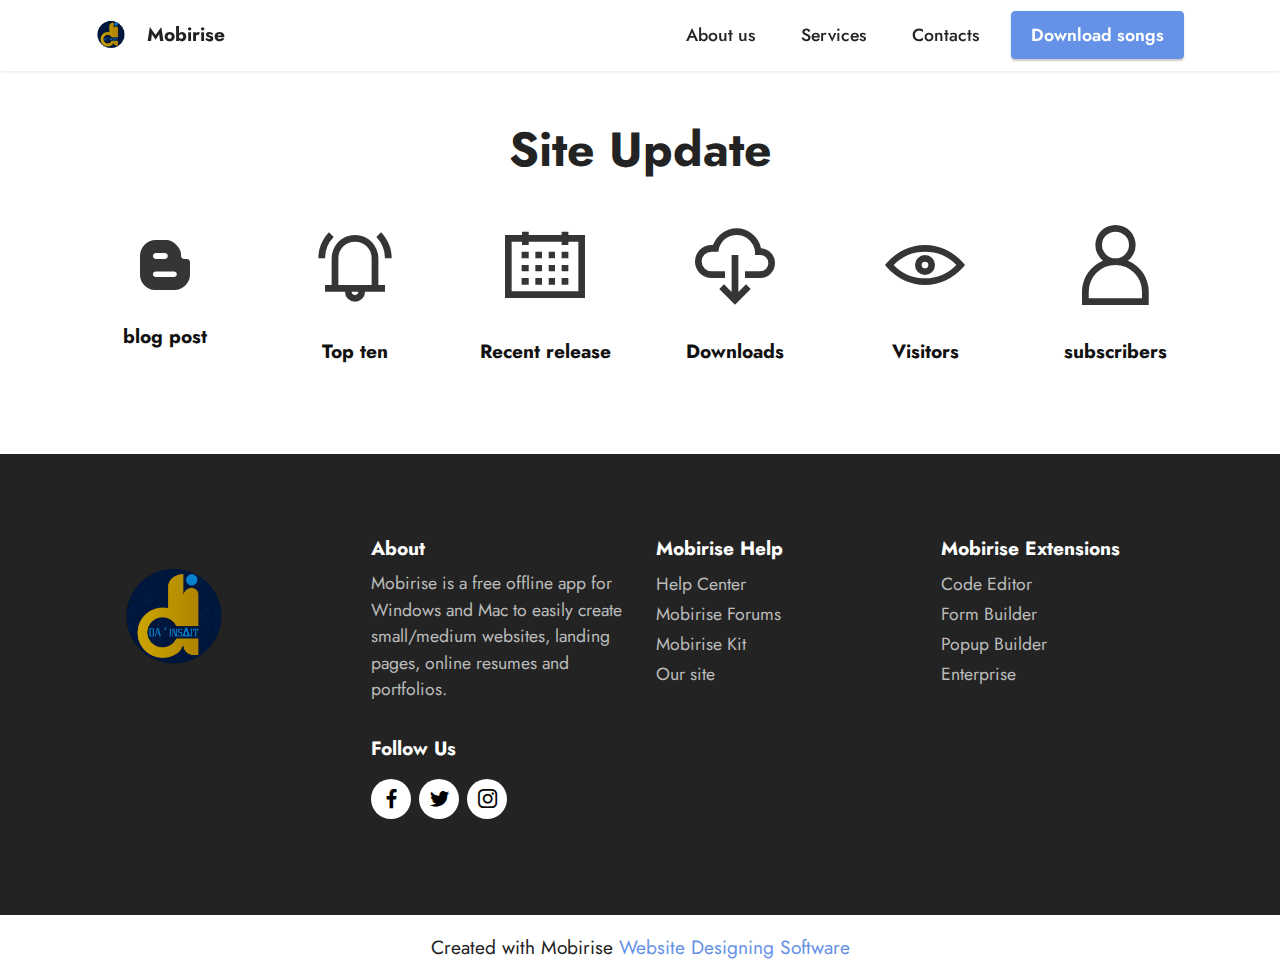
<file: page2.html>
<!DOCTYPE html>
<html  >
<head>
  <!-- Site made with Mobirise Website Builder v5.6.13, https://mobirise.com -->
  <meta charset="UTF-8">
  <meta http-equiv="X-UA-Compatible" content="IE=edge">
  <meta name="generator" content="Mobirise v5.6.13, mobirise.com">
  <meta name="twitter:card" content="summary_large_image"/>
  <meta name="twitter:image:src" content="">
  <meta property="og:image" content="">
  <meta name="twitter:title" content="dashBoard">
  <meta name="viewport" content="width=device-width, initial-scale=1, minimum-scale=1">
  <link rel="shortcut icon" href="assets/images/logo.png" type="image/x-icon">
  <meta name="description" content="">
  
  
  <title>dashBoard</title>
  <link rel="stylesheet" href="assets/web/assets/mobirise-icons2/mobirise2.css">
  <link rel="stylesheet" href="assets/bootstrap/css/bootstrap.min.css">
  <link rel="stylesheet" href="assets/bootstrap/css/bootstrap-grid.min.css">
  <link rel="stylesheet" href="assets/bootstrap/css/bootstrap-reboot.min.css">
  <link rel="stylesheet" href="assets/dropdown/css/style.css">
  <link rel="stylesheet" href="assets/socicon/css/styles.css">
  <link rel="stylesheet" href="assets/theme/css/style.css">
  <link rel="preload" href="https://fonts.googleapis.com/css?family=Jost:100,200,300,400,500,600,700,800,900,100i,200i,300i,400i,500i,600i,700i,800i,900i&display=swap" as="style" onload="this.onload=null;this.rel='stylesheet'">
  <noscript><link rel="stylesheet" href="https://fonts.googleapis.com/css?family=Jost:100,200,300,400,500,600,700,800,900,100i,200i,300i,400i,500i,600i,700i,800i,900i&display=swap"></noscript>
  <link rel="preload" as="style" href="assets/mobirise/css/mbr-additional.css"><link rel="stylesheet" href="assets/mobirise/css/mbr-additional.css" type="text/css">
  
  
  
  
</head>
<body>
  
  <section data-bs-version="5.1" class="menu menu2 cid-tiho67i9of" once="menu" id="menu2-10">
    
    <nav class="navbar navbar-dropdown navbar-fixed-top navbar-expand-lg">
        <div class="container">
            <div class="navbar-brand">
                <span class="navbar-logo">
                    <a href="https://mobiri.se">
                        <img src="assets/images/logo.png" alt="Mobirise Website Builder" style="height: 3rem;">
                    </a>
                </span>
                <span class="navbar-caption-wrap"><a class="navbar-caption text-black display-7" href="https://mobiri.se">Mobirise</a></span>
            </div>
            <button class="navbar-toggler" type="button" data-toggle="collapse" data-bs-toggle="collapse" data-target="#navbarSupportedContent" data-bs-target="#navbarSupportedContent" aria-controls="navbarNavAltMarkup" aria-expanded="false" aria-label="Toggle navigation">
                <div class="hamburger">
                    <span></span>
                    <span></span>
                    <span></span>
                    <span></span>
                </div>
            </button>
            <div class="collapse navbar-collapse" id="navbarSupportedContent">
                <ul class="navbar-nav nav-dropdown" data-app-modern-menu="true">
                    <li class="nav-item"><a class="nav-link link text-black display-4" href="https://mobiri.se">
                            About us</a></li>
                    <li class="nav-item"><a class="nav-link link text-black display-4" href="https://mobiri.se">
                            Services</a></li>
                    <li class="nav-item"><a class="nav-link link text-black display-4" href="https://mobiri.se">Contacts</a>
                    </li>
                </ul>
                
                <div class="navbar-buttons mbr-section-btn"><a class="btn btn-primary display-4" href="https://mobiri.se">
                        Download songs</a></div>
            </div>
        </div>
    </nav>
</section>

<section data-bs-version="5.1" class="features13 cid-tihoSacZ6N" id="features14-12">
    

    
    
    <div class="container">
        <div class="row">
            <div class="col-12">
                <h3 class="mbr-section-title align-center mb-4 mbr-fonts-style display-2"><strong>Site Update</strong></h3>
            </div>
            <div class="card col-12 col-md-4 col-lg-2 p-3">
                <div class="card-wrapper">
                    <div class="card-box align-center">
                        <span class="mbr-iconfont socicon-blogger socicon" style="font-size: 50px; color: rgb(53, 53, 53); fill: rgb(53, 53, 53);"></span>
                        <h4 class="card-title align-center mbr-black mbr-fonts-style display-7"><strong>blog post</strong></h4>
                    </div>
                </div>
            </div>
            <div class="card p-3 col-12 col-md-4 col-lg-2">
                <div class="card-wrapper">
                    <div class="card-box align-center">
                        <span class="mbr-iconfont mobi-mbri-alert mobi-mbri" style="color: rgb(53, 53, 53); fill: rgb(53, 53, 53);"></span>
                        <h4 class="card-title align-center mbr-black mbr-fonts-style display-7"><strong>Top ten</strong></h4>
                    </div>
                </div>
            </div>
            <div class="card p-3 col-12 col-md-4 col-lg-2">
                <div class="card-wrapper">
                    <div class="card-box align-center">
                        <span class="mbr-iconfont mobi-mbri-calendar mobi-mbri" style="color: rgb(53, 53, 53); fill: rgb(53, 53, 53);"></span>
                        <h4 class="card-title align-center mbr-black mbr-fonts-style display-7">
                            <strong>Recent release</strong></h4>
                    </div>
                </div>
            </div>
            <div class="card p-3 col-12 col-md-4 col-lg-2">
                <div class="card-wrapper">
                    <div class="card-box align-center">
                        <span class="mbr-iconfont mobi-mbri-download-2 mobi-mbri" style="color: rgb(53, 53, 53); fill: rgb(53, 53, 53);"></span>
                        <h4 class="card-title align-center mbr-black mbr-fonts-style display-7">
                            <strong>Downloads</strong></h4>
                    </div>
                </div>
            </div>
            <div class="card p-3 col-12 col-md-4 col-lg-2">
                <div class="card-wrapper">
                    <div class="card-box align-center">
                        <span class="mbr-iconfont mobi-mbri-preview mobi-mbri" style="color: rgb(53, 53, 53); fill: rgb(53, 53, 53);"></span>
                        <h4 class="card-title align-center mbr-black mbr-fonts-style display-7">
                            <strong>Visitors</strong></h4>
                    </div>
                </div>
            </div>
            <div class="card p-3 col-12 col-md-4 col-lg-2">
                <div class="card-wrapper">
                    <div class="card-box align-center">
                        <span class="mbr-iconfont mobi-mbri-user mobi-mbri" style="color: rgb(53, 53, 53); fill: rgb(53, 53, 53);"></span>
                        <h4 class="card-title align-center mbr-black mbr-fonts-style display-7">
                            <strong>subscribers</strong></h4>
                    </div>
                </div>
            </div>
        </div>
    </div>
</section>

<section data-bs-version="5.1" class="footer4 cid-tihjD5laZG" once="footers" id="footer4-11">

    

    
    
    <div class="container">
        <div class="row mbr-white">
            <div class="col-6 col-lg-3">
                <div class="media-wrap col-md-8 col-12">
                    <a href="https://mobiri.se/">
                        <img src="assets/images/logo.png" alt="Mobirise Website Builder">
                    </a>
                </div>
            </div>
            <div class="col-12 col-md-6 col-lg-3">
                <h5 class="mbr-section-subtitle mbr-fonts-style mb-2 display-7">
                    <strong>About</strong>
                </h5>
                <p class="mbr-text mbr-fonts-style mb-4 display-4">
                    Mobirise is a free offline app for
                    Windows and Mac to easily create small/medium websites, landing pages, online resumes and
                    portfolios.</p>
                <h5 class="mbr-section-subtitle mbr-fonts-style mb-3 display-7">
                    <strong>Follow Us</strong>
                </h5>
                <div class="social-row display-7">
                    <div class="soc-item">
                        <a href="https://twitter.com/mobirise" target="_blank">
                            <span class="mbr-iconfont socicon socicon-facebook"></span>
                        </a>
                    </div>
                    <div class="soc-item">
                        <a href="https://twitter.com/mobirise" target="_blank">
                            <span class="mbr-iconfont socicon socicon-twitter"></span>
                        </a>
                    </div>
                    <div class="soc-item">
                        <a href="https://twitter.com/mobirise" target="_blank">
                            <span class="mbr-iconfont socicon socicon-instagram"></span>
                        </a>
                    </div>
                    
                </div>
            </div>
            <div class="col-12 col-md-6 col-lg-3">
                <h5 class="mbr-section-subtitle mbr-fonts-style mb-2 display-7">
                    <strong>Mobirise Help</strong>
                </h5>
                <ul class="list mbr-fonts-style display-4">
                    <li class="mbr-text item-wrap">Help Center</li>
                    <li class="mbr-text item-wrap">Mobirise Forums</li>
                    <li class="mbr-text item-wrap">Mobirise Kit</li>
                    <li class="mbr-text item-wrap">Our site</li>
                </ul>
            </div>
            <div class="col-12 col-md-6 col-lg-3">
                <h5 class="mbr-section-subtitle mbr-fonts-style mb-2 display-7">
                    <strong>Mobirise Extensions</strong>
                </h5>
                <ul class="list mbr-fonts-style display-4">
                    <li class="mbr-text item-wrap">Code Editor</li>
                    <li class="mbr-text item-wrap">Form Builder</li>
                    <li class="mbr-text item-wrap">Popup Builder</li>
                    <li class="mbr-text item-wrap">Enterprise</li>
                </ul>
            </div>
            
        </div>
    </div>
</section><section class="display-7" style="padding: 0;align-items: center;justify-content: center;flex-wrap: wrap;    align-content: center;display: flex;position: relative;height: 4rem;"><a href="https://mobiri.se/" style="flex: 1 1;height: 4rem;position: absolute;width: 100%;z-index: 1;"><img alt="" style="height: 4rem;" src="[data-uri]"></a><p style="margin: 0;text-align: center;" class="display-7">Created with Mobirise &#8204;</p><a style="z-index:1" href="https://mobirise.com/website-design-software.html">Website Designing Software</a></section><script src="assets/bootstrap/js/bootstrap.bundle.min.js"></script>  <script src="assets/smoothscroll/smooth-scroll.js"></script>  <script src="assets/ytplayer/index.js"></script>  <script src="assets/dropdown/js/navbar-dropdown.js"></script>  <script src="assets/theme/js/script.js"></script>  
  
  
</body>
</html>
</file>
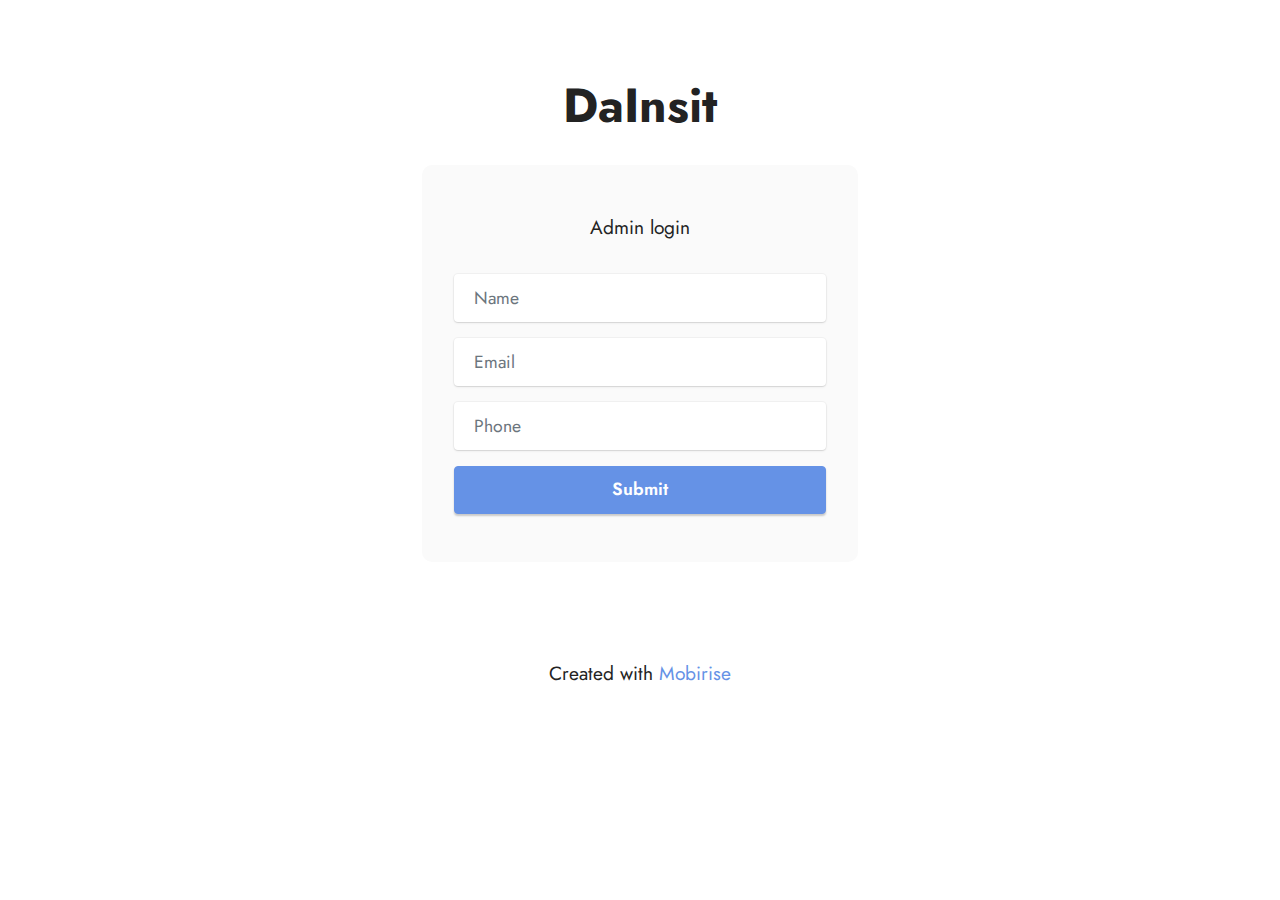
<file: togetpost/page1.html>
<!DOCTYPE html>
<html  >
<head>
  <!-- Site made with Mobirise Website Builder v5.6.13, https://mobirise.com -->
  <meta charset="UTF-8">
  <meta http-equiv="X-UA-Compatible" content="IE=edge">
  <meta name="generator" content="Mobirise v5.6.13, mobirise.com">
  <meta name="twitter:card" content="summary_large_image"/>
  <meta name="twitter:image:src" content="">
  <meta property="og:image" content="">
  <meta name="twitter:title" content="Page 1">
  <meta name="viewport" content="width=device-width, initial-scale=1, minimum-scale=1">
  <link rel="shortcut icon" href="assets/images/logo5.png" type="image/x-icon">
  <meta name="description" content="">
  
  
  <title>Page 1</title>
  <link rel="stylesheet" href="assets/bootstrap/css/bootstrap.min.css">
  <link rel="stylesheet" href="assets/bootstrap/css/bootstrap-grid.min.css">
  <link rel="stylesheet" href="assets/bootstrap/css/bootstrap-reboot.min.css">
  <link rel="stylesheet" href="assets/theme/css/style.css">
  <link rel="preload" href="https://fonts.googleapis.com/css?family=Jost:100,200,300,400,500,600,700,800,900,100i,200i,300i,400i,500i,600i,700i,800i,900i&display=swap" as="style" onload="this.onload=null;this.rel='stylesheet'">
  <noscript><link rel="stylesheet" href="https://fonts.googleapis.com/css?family=Jost:100,200,300,400,500,600,700,800,900,100i,200i,300i,400i,500i,600i,700i,800i,900i&display=swap"></noscript>
  <link rel="preload" as="style" href="assets/mobirise/css/mbr-additional.css"><link rel="stylesheet" href="assets/mobirise/css/mbr-additional.css" type="text/css">
  
  
  
  
</head>
<body>
  
  <section data-bs-version="5.1" class="form7 cid-tihlOJJBBG" id="form7-y">
    
    
    <div class="container">
        <div class="mbr-section-head">
            <h3 class="mbr-section-title mbr-fonts-style align-center mb-0 display-2">
                <strong>DaInsit</strong></h3>
            
        </div>
        <div class="row justify-content-center mt-4">
            <div class="col-lg-8 mx-auto mbr-form" data-form-type="formoid">
                <form action="https://mobirise.eu/" method="POST" class="mbr-form form-with-styler mx-auto" data-form-title="Form Name"><input type="hidden" name="email" data-form-email="true" value="LF1xrH/FHn7biU0Gh42oUlPIvLSf8kdEm0Ws3cQ0doVkfIZ9/EB2KuopwXiS/MR3r/o9VW+bve2LznkVMSRv2Tm4pX0fw7GadBFFlYkmQGiPog8fx/z24ZxofSgIFpGL">
                    <p class="mbr-text mbr-fonts-style align-center mb-4 display-7">
                        Admin login</p>
                    <div class="row">
                        <div hidden="hidden" data-form-alert="" class="alert alert-success col-12">Thanks for filling out the form!</div>
                        <div hidden="hidden" data-form-alert-danger="" class="alert alert-danger col-12">
                            Oops...! some problem!
                        </div>
                    </div>
                    <div class="dragArea row">
                        <div class="col-lg-12 col-md-12 col-sm-12 form-group mb-3" data-for="name">
                            <input type="text" name="name" placeholder="Name" data-form-field="name" class="form-control" value="" id="name-form7-y">
                        </div>
                        <div class="col-lg-12 col-md-12 col-sm-12 form-group mb-3" data-for="email">
                            <input type="email" name="email" placeholder="Email" data-form-field="email" class="form-control" value="" id="email-form7-y">
                        </div>
                        <div data-for="phone" class="col-lg-12 col-md-12 col-sm-12 form-group mb-3">
                            <input type="tel" name="phone" placeholder="Phone" data-form-field="phone" class="form-control" value="" id="phone-form7-y">
                        </div>
                        <div class="col-auto mbr-section-btn align-center">
                            <button type="submit" class="btn btn-primary display-4">Submit</button>
                        </div>
                    </div>
                </form>
            </div>
        </div>
    </div>
</section><section class="display-7" style="padding: 0;align-items: center;justify-content: center;flex-wrap: wrap;    align-content: center;display: flex;position: relative;height: 4rem;"><a href="https://mobiri.se/" style="flex: 1 1;height: 4rem;position: absolute;width: 100%;z-index: 1;"><img alt="" style="height: 4rem;" src="[data-uri]"></a><p style="margin: 0;text-align: center;" class="display-7">Created with &#8204;</p><a style="z-index:1" href="https://mobirise.com">Mobirise </a></section><script src="assets/bootstrap/js/bootstrap.bundle.min.js"></script>  <script src="assets/smoothscroll/smooth-scroll.js"></script>  <script src="assets/ytplayer/index.js"></script>  <script src="assets/theme/js/script.js"></script>  <script src="assets/formoid/formoid.min.js"></script>  
  
  
</body>
</html>
</file>
<file: togetpost/assets/web/assets/mobirise-icons2/mobirise2.css>
@font-face {
  font-family: 'Moririse2';
  font-display: swap;
  src:  url('mobirise2.eot?f2bix4');
  src:  url('mobirise2.eot?f2bix4#iefix') format('embedded-opentype'),
    url('mobirise2.ttf?f2bix4') format('truetype'),
    url('mobirise2.woff?f2bix4') format('woff'),
    url('mobirise2.svg?f2bix4#mobirise2') format('svg');
  font-weight: normal;
  font-style: normal;
}

[class^="mobi-"], [class*=" mobi-"] {
  /* use !important to prevent issues with browser extensions that change fonts */
  font-family: 'Moririse2' !important;
  speak: none;
  font-style: normal;
  font-weight: normal;
  font-variant: normal;
  text-transform: none;
  line-height: 1;

  /* Better Font Rendering =========== */
  -webkit-font-smoothing: antialiased;
  -moz-osx-font-smoothing: grayscale;
}

.mobi-mbri-add-submenu:before {
  content: "\e900";
}
.mobi-mbri-alert:before {
  content: "\e901";
}
.mobi-mbri-align-center:before {
  content: "\e902";
}
.mobi-mbri-align-justify:before {
  content: "\e903";
}
.mobi-mbri-align-left:before {
  content: "\e904";
}
.mobi-mbri-align-right:before {
  content: "\e905";
}
.mobi-mbri-android:before {
  content: "\e906";
}
.mobi-mbri-apple:before {
  content: "\e907";
}
.mobi-mbri-arrow-down:before {
  content: "\e908";
}
.mobi-mbri-arrow-next:before {
  content: "\e909";
}
.mobi-mbri-arrow-prev:before {
  content: "\e90a";
}
.mobi-mbri-arrow-up:before {
  content: "\e90b";
}
.mobi-mbri-bold:before {
  content: "\e90c";
}
.mobi-mbri-bookmark:before {
  content: "\e90d";
}
.mobi-mbri-bootstrap:before {
  content: "\e90e";
}
.mobi-mbri-briefcase:before {
  content: "\e90f";
}
.mobi-mbri-browse:before {
  content: "\e910";
}
.mobi-mbri-bulleted-list:before {
  content: "\e911";
}
.mobi-mbri-calendar:before {
  content: "\e912";
}
.mobi-mbri-camera:before {
  content: "\e913";
}
.mobi-mbri-cart-add:before {
  content: "\e914";
}
.mobi-mbri-cart-full:before {
  content: "\e915";
}
.mobi-mbri-cash:before {
  content: "\e916";
}
.mobi-mbri-change-style:before {
  content: "\e917";
}
.mobi-mbri-chat:before {
  content: "\e918";
}
.mobi-mbri-clock:before {
  content: "\e919";
}
.mobi-mbri-close:before {
  content: "\e91a";
}
.mobi-mbri-cloud:before {
  content: "\e91b";
}
.mobi-mbri-code:before {
  content: "\e91c";
}
.mobi-mbri-contact-form:before {
  content: "\e91d";
}
.mobi-mbri-credit-card:before {
  content: "\e91e";
}
.mobi-mbri-cursor-click:before {
  content: "\e91f";
}
.mobi-mbri-cust-feedback:before {
  content: "\e920";
}
.mobi-mbri-database:before {
  content: "\e921";
}
.mobi-mbri-delivery:before {
  content: "\e922";
}
.mobi-mbri-desktop:before {
  content: "\e923";
}
.mobi-mbri-devices:before {
  content: "\e924";
}
.mobi-mbri-down:before {
  content: "\e925";
}
.mobi-mbri-download-2:before {
  content: "\e926";
}
.mobi-mbri-download:before {
  content: "\e927";
}
.mobi-mbri-drag-n-drop-2:before {
  content: "\e928";
}
.mobi-mbri-drag-n-drop:before {
  content: "\e929";
}
.mobi-mbri-edit-2:before {
  content: "\e92a";
}
.mobi-mbri-edit:before {
  content: "\e92b";
}
.mobi-mbri-error:before {
  content: "\e92c";
}
.mobi-mbri-extension:before {
  content: "\e92d";
}
.mobi-mbri-features:before {
  content: "\e92e";
}
.mobi-mbri-file:before {
  content: "\e92f";
}
.mobi-mbri-flag:before {
  content: "\e930";
}
.mobi-mbri-folder:before {
  content: "\e931";
}
.mobi-mbri-gift:before {
  content: "\e932";
}
.mobi-mbri-github:before {
  content: "\e933";
}
.mobi-mbri-globe-2:before {
  content: "\e934";
}
.mobi-mbri-globe:before {
  content: "\e935";
}
.mobi-mbri-growing-chart:before {
  content: "\e936";
}
.mobi-mbri-hearth:before {
  content: "\e937";
}
.mobi-mbri-help:before {
  content: "\e938";
}
.mobi-mbri-home:before {
  content: "\e939";
}
.mobi-mbri-hot-cup:before {
  content: "\e93a";
}
.mobi-mbri-idea:before {
  content: "\e93b";
}
.mobi-mbri-image-gallery:before {
  content: "\e93c";
}
.mobi-mbri-image-slider:before {
  content: "\e93d";
}
.mobi-mbri-info:before {
  content: "\e93e";
}
.mobi-mbri-italic:before {
  content: "\e93f";
}
.mobi-mbri-key:before {
  content: "\e940";
}
.mobi-mbri-laptop:before {
  content: "\e941";
}
.mobi-mbri-layers:before {
  content: "\e942";
}
.mobi-mbri-left-right:before {
  content: "\e943";
}
.mobi-mbri-left:before {
  content: "\e944";
}
.mobi-mbri-letter:before {
  content: "\e945";
}
.mobi-mbri-like:before {
  content: "\e946";
}
.mobi-mbri-link:before {
  content: "\e947";
}
.mobi-mbri-lock:before {
  content: "\e948";
}
.mobi-mbri-login:before {
  content: "\e949";
}
.mobi-mbri-logout:before {
  content: "\e94a";
}
.mobi-mbri-magic-stick:before {
  content: "\e94b";
}
.mobi-mbri-map-pin:before {
  content: "\e94c";
}
.mobi-mbri-menu:before {
  content: "\e94d";
}
.mobi-mbri-mobile-2:before {
  content: "\e94e";
}
.mobi-mbri-mobile-horizontal:before {
  content: "\e94f";
}
.mobi-mbri-mobile:before {
  content: "\e950";
}
.mobi-mbri-mobirise:before {
  content: "\e951";
}
.mobi-mbri-more-horizontal:before {
  content: "\e952";
}
.mobi-mbri-more-vertical:before {
  content: "\e953";
}
.mobi-mbri-music:before {
  content: "\e954";
}
.mobi-mbri-new-file:before {
  content: "\e955";
}
.mobi-mbri-numbered-list:before {
  content: "\e956";
}
.mobi-mbri-opened-folder:before {
  content: "\e957";
}
.mobi-mbri-pages:before {
  content: "\e958";
}
.mobi-mbri-paper-plane:before {
  content: "\e959";
}
.mobi-mbri-paperclip:before {
  content: "\e95a";
}
.mobi-mbri-phone:before {
  content: "\e95b";
}
.mobi-mbri-photo:before {
  content: "\e95c";
}
.mobi-mbri-photos:before {
  content: "\e95d";
}
.mobi-mbri-pin:before {
  content: "\e95e";
}
.mobi-mbri-play:before {
  content: "\e95f";
}
.mobi-mbri-plus:before {
  content: "\e960";
}
.mobi-mbri-preview:before {
  content: "\e961";
}
.mobi-mbri-print:before {
  content: "\e962";
}
.mobi-mbri-protect:before {
  content: "\e963";
}
.mobi-mbri-question:before {
  content: "\e964";
}
.mobi-mbri-quote-left:before {
  content: "\e965";
}
.mobi-mbri-quote-right:before {
  content: "\e966";
}
.mobi-mbri-redo:before {
  content: "\e967";
}
.mobi-mbri-refresh:before {
  content: "\e968";
}
.mobi-mbri-responsive-2:before {
  content: "\e969";
}
.mobi-mbri-responsive:before {
  content: "\e96a";
}
.mobi-mbri-right:before {
  content: "\e96b";
}
.mobi-mbri-rocket:before {
  content: "\e96c";
}
.mobi-mbri-sad-face:before {
  content: "\e96d";
}
.mobi-mbri-sale:before {
  content: "\e96e";
}
.mobi-mbri-save:before {
  content: "\e96f";
}
.mobi-mbri-search:before {
  content: "\e970";
}
.mobi-mbri-setting-2:before {
  content: "\e971";
}
.mobi-mbri-setting-3:before {
  content: "\e972";
}
.mobi-mbri-setting:before {
  content: "\e973";
}
.mobi-mbri-share:before {
  content: "\e974";
}
.mobi-mbri-shopping-bag:before {
  content: "\e975";
}
.mobi-mbri-shopping-basket:before {
  content: "\e976";
}
.mobi-mbri-shopping-cart:before {
  content: "\e977";
}
.mobi-mbri-sites:before {
  content: "\e978";
}
.mobi-mbri-smile-face:before {
  content: "\e979";
}
.mobi-mbri-speed:before {
  content: "\e97a";
}
.mobi-mbri-star:before {
  content: "\e97b";
}
.mobi-mbri-success:before {
  content: "\e97c";
}
.mobi-mbri-sun:before {
  content: "\e97d";
}
.mobi-mbri-sun2:before {
  content: "\e97e";
}
.mobi-mbri-tablet-vertical:before {
  content: "\e97f";
}
.mobi-mbri-tablet:before {
  content: "\e980";
}
.mobi-mbri-target:before {
  content: "\e981";
}
.mobi-mbri-timer:before {
  content: "\e982";
}
.mobi-mbri-to-ftp:before {
  content: "\e983";
}
.mobi-mbri-to-local-drive:before {
  content: "\e984";
}
.mobi-mbri-touch-swipe:before {
  content: "\e985";
}
.mobi-mbri-touch:before {
  content: "\e986";
}
.mobi-mbri-trash:before {
  content: "\e987";
}
.mobi-mbri-underline:before {
  content: "\e988";
}
.mobi-mbri-undo:before {
  content: "\e989";
}
.mobi-mbri-unlink:before {
  content: "\e98a";
}
.mobi-mbri-unlock:before {
  content: "\e98b";
}
.mobi-mbri-up-down:before {
  content: "\e98c";
}
.mobi-mbri-up:before {
  content: "\e98d";
}
.mobi-mbri-update:before {
  content: "\e98e";
}
.mobi-mbri-upload-2:before {
  content: "\e98f";
}
.mobi-mbri-upload:before {
  content: "\e990";
}
.mobi-mbri-user-2:before {
  content: "\e991";
}
.mobi-mbri-user:before {
  content: "\e992";
}
.mobi-mbri-users:before {
  content: "\e993";
}
.mobi-mbri-video-play:before {
  content: "\e994";
}
.mobi-mbri-video:before {
  content: "\e995";
}
.mobi-mbri-watch:before {
  content: "\e996";
}
.mobi-mbri-website-theme-2:before {
  content: "\e997";
}
.mobi-mbri-website-theme:before {
  content: "\e998";
}
.mobi-mbri-wifi:before {
  content: "\e999";
}
.mobi-mbri-windows:before {
  content: "\e99a";
}
.mobi-mbri-zoom-in:before {
  content: "\e99b";
}
.mobi-mbri-zoom-out:before {
  content: "\e99c";
}
</file>
<file: togetpost/assets/socicon/css/styles.css>
@charset "UTF-8";

@font-face {
  font-family: 'Socicon';
  src:  url('../fonts/socicon.eot');
  src:  url('../fonts/socicon.eot?#iefix') format('embedded-opentype'),
    url('../fonts/socicon.woff2') format('woff2'),
    url('../fonts/socicon.ttf') format('truetype'),
    url('../fonts/socicon.woff') format('woff'),
    url('../fonts/socicon.svg#socicon') format('svg');
  font-weight: normal;
  font-style: normal;
  font-display: swap;
}

[data-icon]:before {
  font-family: "socicon" !important;
  content: attr(data-icon);
  font-style: normal !important;
  font-weight: normal !important;
  font-variant: normal !important;
  text-transform: none !important;
  speak: none;
  line-height: 1;
  -webkit-font-smoothing: antialiased;
  -moz-osx-font-smoothing: grayscale;
}

[class^="socicon-"], [class*=" socicon-"] {
  /* use !important to prevent issues with browser extensions that change fonts */
  font-family: 'Socicon' !important;
  speak: none;
  font-style: normal;
  font-weight: normal;
  font-variant: normal;
  text-transform: none;
  line-height: 1;

  /* Better Font Rendering =========== */
  -webkit-font-smoothing: antialiased;
  -moz-osx-font-smoothing: grayscale;
}

.socicon-eitaa:before {
  content: "\e97c";
}
.socicon-soroush:before {
  content: "\e97d";
}
.socicon-bale:before {
  content: "\e97e";
}
.socicon-zazzle:before {
  content: "\e97b";
}
.socicon-society6:before {
  content: "\e97a";
}
.socicon-redbubble:before {
  content: "\e979";
}
.socicon-avvo:before {
  content: "\e978";
}
.socicon-stitcher:before {
  content: "\e977";
}
.socicon-googlehangouts:before {
  content: "\e974";
}
.socicon-dlive:before {
  content: "\e975";
}
.socicon-vsco:before {
  content: "\e976";
}
.socicon-flipboard:before {
  content: "\e973";
}
.socicon-ubuntu:before {
  content: "\e958";
}
.socicon-artstation:before {
  content: "\e959";
}
.socicon-invision:before {
  content: "\e95a";
}
.socicon-torial:before {
  content: "\e95b";
}
.socicon-collectorz:before {
  content: "\e95c";
}
.socicon-seenthis:before {
  content: "\e95d";
}
.socicon-googleplaymusic:before {
  content: "\e95e";
}
.socicon-debian:before {
  content: "\e95f";
}
.socicon-filmfreeway:before {
  content: "\e960";
}
.socicon-gnome:before {
  content: "\e961";
}
.socicon-itchio:before {
  content: "\e962";
}
.socicon-jamendo:before {
  content: "\e963";
}
.socicon-mix:before {
  content: "\e964";
}
.socicon-sharepoint:before {
  content: "\e965";
}
.socicon-tinder:before {
  content: "\e966";
}
.socicon-windguru:before {
  content: "\e967";
}
.socicon-cdbaby:before {
  content: "\e968";
}
.socicon-elementaryos:before {
  content: "\e969";
}
.socicon-stage32:before {
  content: "\e96a";
}
.socicon-tiktok:before {
  content: "\e96b";
}
.socicon-gitter:before {
  content: "\e96c";
}
.socicon-letterboxd:before {
  content: "\e96d";
}
.socicon-threema:before {
  content: "\e96e";
}
.socicon-splice:before {
  content: "\e96f";
}
.socicon-metapop:before {
  content: "\e970";
}
.socicon-naver:before {
  content: "\e971";
}
.socicon-remote:before {
  content: "\e972";
}
.socicon-internet:before {
  content: "\e957";
}
.socicon-moddb:before {
  content: "\e94b";
}
.socicon-indiedb:before {
  content: "\e94c";
}
.socicon-traxsource:before {
  content: "\e94d";
}
.socicon-gamefor:before {
  content: "\e94e";
}
.socicon-pixiv:before {
  content: "\e94f";
}
.socicon-myanimelist:before {
  content: "\e950";
}
.socicon-blackberry:before {
  content: "\e951";
}
.socicon-wickr:before {
  content: "\e952";
}
.socicon-spip:before {
  content: "\e953";
}
.socicon-napster:before {
  content: "\e954";
}
.socicon-beatport:before {
  content: "\e955";
}
.socicon-hackerone:before {
  content: "\e956";
}
.socicon-hackernews:before {
  content: "\e946";
}
.socicon-smashwords:before {
  content: "\e947";
}
.socicon-kobo:before {
  content: "\e948";
}
.socicon-bookbub:before {
  content: "\e949";
}
.socicon-mailru:before {
  content: "\e94a";
}
.socicon-gitlab:before {
  content: "\e945";
}
.socicon-instructables:before {
  content: "\e944";
}
.socicon-portfolio:before {
  content: "\e943";
}
.socicon-codered:before {
  content: "\e940";
}
.socicon-origin:before {
  content: "\e941";
}
.socicon-nextdoor:before {
  content: "\e942";
}
.socicon-udemy:before {
  content: "\e93f";
}
.socicon-livemaster:before {
  content: "\e93e";
}
.socicon-crunchbase:before {
  content: "\e93b";
}
.socicon-homefy:before {
  content: "\e93c";
}
.socicon-calendly:before {
  content: "\e93d";
}
.socicon-realtor:before {
  content: "\e90f";
}
.socicon-tidal:before {
  content: "\e910";
}
.socicon-qobuz:before {
  content: "\e911";
}
.socicon-natgeo:before {
  content: "\e912";
}
.socicon-mastodon:before {
  content: "\e913";
}
.socicon-unsplash:before {
  content: "\e914";
}
.socicon-homeadvisor:before {
  content: "\e915";
}
.socicon-angieslist:before {
  content: "\e916";
}
.socicon-codepen:before {
  content: "\e917";
}
.socicon-slack:before {
  content: "\e918";
}
.socicon-openaigym:before {
  content: "\e919";
}
.socicon-logmein:before {
  content: "\e91a";
}
.socicon-fiverr:before {
  content: "\e91b";
}
.socicon-gotomeeting:before {
  content: "\e91c";
}
.socicon-aliexpress:before {
  content: "\e91d";
}
.socicon-guru:before {
  content: "\e91e";
}
.socicon-appstore:before {
  content: "\e91f";
}
.socicon-homes:before {
  content: "\e920";
}
.socicon-zoom:before {
  content: "\e921";
}
.socicon-alibaba:before {
  content: "\e922";
}
.socicon-craigslist:before {
  content: "\e923";
}
.socicon-wix:before {
  content: "\e924";
}
.socicon-redfin:before {
  content: "\e925";
}
.socicon-googlecalendar:before {
  content: "\e926";
}
.socicon-shopify:before {
  content: "\e927";
}
.socicon-freelancer:before {
  content: "\e928";
}
.socicon-seedrs:before {
  content: "\e929";
}
.socicon-bing:before {
  content: "\e92a";
}
.socicon-doodle:before {
  content: "\e92b";
}
.socicon-bonanza:before {
  content: "\e92c";
}
.socicon-squarespace:before {
  content: "\e92d";
}
.socicon-toptal:before {
  content: "\e92e";
}
.socicon-gust:before {
  content: "\e92f";
}
.socicon-ask:before {
  content: "\e930";
}
.socicon-trulia:before {
  content: "\e931";
}
.socicon-loomly:before {
  content: "\e932";
}
.socicon-ghost:before {
  content: "\e933";
}
.socicon-upwork:before {
  content: "\e934";
}
.socicon-fundable:before {
  content: "\e935";
}
.socicon-booking:before {
  content: "\e936";
}
.socicon-googlemaps:before {
  content: "\e937";
}
.socicon-zillow:before {
  content: "\e938";
}
.socicon-niconico:before {
  content: "\e939";
}
.socicon-toneden:before {
  content: "\e93a";
}
.socicon-augment:before {
  content: "\e908";
}
.socicon-bitbucket:before {
  content: "\e909";
}
.socicon-fyuse:before {
  content: "\e90a";
}
.socicon-yt-gaming:before {
  content: "\e90b";
}
.socicon-sketchfab:before {
  content: "\e90c";
}
.socicon-mobcrush:before {
  content: "\e90d";
}
.socicon-microsoft:before {
  content: "\e90e";
}
.socicon-pandora:before {
  content: "\e907";
}
.socicon-messenger:before {
  content: "\e906";
}
.socicon-gamewisp:before {
  content: "\e905";
}
.socicon-bloglovin:before {
  content: "\e904";
}
.socicon-tunein:before {
  content: "\e903";
}
.socicon-gamejolt:before {
  content: "\e901";
}
.socicon-trello:before {
  content: "\e902";
}
.socicon-spreadshirt:before {
  content: "\e900";
}
.socicon-500px:before {
  content: "\e000";
}
.socicon-8tracks:before {
  content: "\e001";
}
.socicon-airbnb:before {
  content: "\e002";
}
.socicon-alliance:before {
  content: "\e003";
}
.socicon-amazon:before {
  content: "\e004";
}
.socicon-amplement:before {
  content: "\e005";
}
.socicon-android:before {
  content: "\e006";
}
.socicon-angellist:before {
  content: "\e007";
}
.socicon-apple:before {
  content: "\e008";
}
.socicon-appnet:before {
  content: "\e009";
}
.socicon-baidu:before {
  content: "\e00a";
}
.socicon-bandcamp:before {
  content: "\e00b";
}
.socicon-battlenet:before {
  content: "\e00c";
}
.socicon-mixer:before {
  content: "\e00d";
}
.socicon-bebee:before {
  content: "\e00e";
}
.socicon-bebo:before {
  content: "\e00f";
}
.socicon-behance:before {
  content: "\e010";
}
.socicon-blizzard:before {
  content: "\e011";
}
.socicon-blogger:before {
  content: "\e012";
}
.socicon-buffer:before {
  content: "\e013";
}
.socicon-chrome:before {
  content: "\e014";
}
.socicon-coderwall:before {
  content: "\e015";
}
.socicon-curse:before {
  content: "\e016";
}
.socicon-dailymotion:before {
  content: "\e017";
}
.socicon-deezer:before {
  content: "\e018";
}
.socicon-delicious:before {
  content: "\e019";
}
.socicon-deviantart:before {
  content: "\e01a";
}
.socicon-diablo:before {
  content: "\e01b";
}
.socicon-digg:before {
  content: "\e01c";
}
.socicon-discord:before {
  content: "\e01d";
}
.socicon-disqus:before {
  content: "\e01e";
}
.socicon-douban:before {
  content: "\e01f";
}
.socicon-draugiem:before {
  content: "\e020";
}
.socicon-dribbble:before {
  content: "\e021";
}
.socicon-drupal:before {
  content: "\e022";
}
.socicon-ebay:before {
  content: "\e023";
}
.socicon-ello:before {
  content: "\e024";
}
.socicon-endomodo:before {
  content: "\e025";
}
.socicon-envato:before {
  content: "\e026";
}
.socicon-etsy:before {
  content: "\e027";
}
.socicon-facebook:before {
  content: "\e028";
}
.socicon-feedburner:before {
  content: "\e029";
}
.socicon-filmweb:before {
  content: "\e02a";
}
.socicon-firefox:before {
  content: "\e02b";
}
.socicon-flattr:before {
  content: "\e02c";
}
.socicon-flickr:before {
  content: "\e02d";
}
.socicon-formulr:before {
  content: "\e02e";
}
.socicon-forrst:before {
  content: "\e02f";
}
.socicon-foursquare:before {
  content: "\e030";
}
.socicon-friendfeed:before {
  content: "\e031";
}
.socicon-github:before {
  content: "\e032";
}
.socicon-goodreads:before {
  content: "\e033";
}
.socicon-google:before {
  content: "\e034";
}
.socicon-googlescholar:before {
  content: "\e035";
}
.socicon-googlegroups:before {
  content: "\e036";
}
.socicon-googlephotos:before {
  content: "\e037";
}
.socicon-googleplus:before {
  content: "\e038";
}
.socicon-grooveshark:before {
  content: "\e039";
}
.socicon-hackerrank:before {
  content: "\e03a";
}
.socicon-hearthstone:before {
  content: "\e03b";
}
.socicon-hellocoton:before {
  content: "\e03c";
}
.socicon-heroes:before {
  content: "\e03d";
}
.socicon-smashcast:before {
  content: "\e03e";
}
.socicon-horde:before {
  content: "\e03f";
}
.socicon-houzz:before {
  content: "\e040";
}
.socicon-icq:before {
  content: "\e041";
}
.socicon-identica:before {
  content: "\e042";
}
.socicon-imdb:before {
  content: "\e043";
}
.socicon-instagram:before {
  content: "\e044";
}
.socicon-issuu:before {
  content: "\e045";
}
.socicon-istock:before {
  content: "\e046";
}
.socicon-itunes:before {
  content: "\e047";
}
.socicon-keybase:before {
  content: "\e048";
}
.socicon-lanyrd:before {
  content: "\e049";
}
.socicon-lastfm:before {
  content: "\e04a";
}
.socicon-line:before {
  content: "\e04b";
}
.socicon-linkedin:before {
  content: "\e04c";
}
.socicon-livejournal:before {
  content: "\e04d";
}
.socicon-lyft:before {
  content: "\e04e";
}
.socicon-macos:before {
  content: "\e04f";
}
.socicon-mail:before {
  content: "\e050";
}
.socicon-medium:before {
  content: "\e051";
}
.socicon-meetup:before {
  content: "\e052";
}
.socicon-mixcloud:before {
  content: "\e053";
}
.socicon-modelmayhem:before {
  content: "\e054";
}
.socicon-mumble:before {
  content: "\e055";
}
.socicon-myspace:before {
  content: "\e056";
}
.socicon-newsvine:before {
  content: "\e057";
}
.socicon-nintendo:before {
  content: "\e058";
}
.socicon-npm:before {
  content: "\e059";
}
.socicon-odnoklassniki:before {
  content: "\e05a";
}
.socicon-openid:before {
  content: "\e05b";
}
.socicon-opera:before {
  content: "\e05c";
}
.socicon-outlook:before {
  content: "\e05d";
}
.socicon-overwatch:before {
  content: "\e05e";
}
.socicon-patreon:before {
  content: "\e05f";
}
.socicon-paypal:before {
  content: "\e060";
}
.socicon-periscope:before {
  content: "\e061";
}
.socicon-persona:before {
  content: "\e062";
}
.socicon-pinterest:before {
  content: "\e063";
}
.socicon-play:before {
  content: "\e064";
}
.socicon-player:before {
  content: "\e065";
}
.socicon-playstation:before {
  content: "\e066";
}
.socicon-pocket:before {
  content: "\e067";
}
.socicon-qq:before {
  content: "\e068";
}
.socicon-quora:before {
  content: "\e069";
}
.socicon-raidcall:before {
  content: "\e06a";
}
.socicon-ravelry:before {
  content: "\e06b";
}
.socicon-reddit:before {
  content: "\e06c";
}
.socicon-renren:before {
  content: "\e06d";
}
.socicon-researchgate:before {
  content: "\e06e";
}
.socicon-residentadvisor:before {
  content: "\e06f";
}
.socicon-reverbnation:before {
  content: "\e070";
}
.socicon-rss:before {
  content: "\e071";
}
.socicon-sharethis:before {
  content: "\e072";
}
.socicon-skype:before {
  content: "\e073";
}
.socicon-slideshare:before {
  content: "\e074";
}
.socicon-smugmug:before {
  content: "\e075";
}
.socicon-snapchat:before {
  content: "\e076";
}
.socicon-songkick:before {
  content: "\e077";
}
.socicon-soundcloud:before {
  content: "\e078";
}
.socicon-spotify:before {
  content: "\e079";
}
.socicon-stackexchange:before {
  content: "\e07a";
}
.socicon-stackoverflow:before {
  content: "\e07b";
}
.socicon-starcraft:before {
  content: "\e07c";
}
.socicon-stayfriends:before {
  content: "\e07d";
}
.socicon-steam:before {
  content: "\e07e";
}
.socicon-storehouse:before {
  content: "\e07f";
}
.socicon-strava:before {
  content: "\e080";
}
.socicon-streamjar:before {
  content: "\e081";
}
.socicon-stumbleupon:before {
  content: "\e082";
}
.socicon-swarm:before {
  content: "\e083";
}
.socicon-teamspeak:before {
  content: "\e084";
}
.socicon-teamviewer:before {
  content: "\e085";
}
.socicon-technorati:before {
  content: "\e086";
}
.socicon-telegram:before {
  content: "\e087";
}
.socicon-tripadvisor:before {
  content: "\e088";
}
.socicon-tripit:before {
  content: "\e089";
}
.socicon-triplej:before {
  content: "\e08a";
}
.socicon-tumblr:before {
  content: "\e08b";
}
.socicon-twitch:before {
  content: "\e08c";
}
.socicon-twitter:before {
  content: "\e08d";
}
.socicon-uber:before {
  content: "\e08e";
}
.socicon-ventrilo:before {
  content: "\e08f";
}
.socicon-viadeo:before {
  content: "\e090";
}
.socicon-viber:before {
  content: "\e091";
}
.socicon-viewbug:before {
  content: "\e092";
}
.socicon-vimeo:before {
  content: "\e093";
}
.socicon-vine:before {
  content: "\e094";
}
.socicon-vkontakte:before {
  content: "\e095";
}
.socicon-warcraft:before {
  content: "\e096";
}
.socicon-wechat:before {
  content: "\e097";
}
.socicon-weibo:before {
  content: "\e098";
}
.socicon-whatsapp:before {
  content: "\e099";
}
.socicon-wikipedia:before {
  content: "\e09a";
}
.socicon-windows:before {
  content: "\e09b";
}
.socicon-wordpress:before {
  content: "\e09c";
}
.socicon-wykop:before {
  content: "\e09d";
}
.socicon-xbox:before {
  content: "\e09e";
}
.socicon-xing:before {
  content: "\e09f";
}
.socicon-yahoo:before {
  content: "\e0a0";
}
.socicon-yammer:before {
  content: "\e0a1";
}
.socicon-yandex:before {
  content: "\e0a2";
}
.socicon-yelp:before {
  content: "\e0a3";
}
.socicon-younow:before {
  content: "\e0a4";
}
.socicon-youtube:before {
  content: "\e0a5";
}
.socicon-zapier:before {
  content: "\e0a6";
}
.socicon-zerply:before {
  content: "\e0a7";
}
.socicon-zomato:before {
  content: "\e0a8";
}
.socicon-zynga:before {
  content: "\e0a9";
}
</file>
<file: togetpost/assets/theme/css/style.css>
@charset "UTF-8";
section {
  background-color: #ffffff;
}

body {
  font-style: normal;
  line-height: 1.5;
  font-weight: 400;
  color: #232323;
  position: relative;
}

button {
  background-color: transparent;
  border-color: transparent;
}

section,
.container,
.container-fluid {
  position: relative;
  word-wrap: break-word;
}

a.mbr-iconfont:hover {
  text-decoration: none;
}

.article .lead p,
.article .lead ul,
.article .lead ol,
.article .lead pre,
.article .lead blockquote {
  margin-bottom: 0;
}

a {
  font-style: normal;
  font-weight: 400;
  cursor: pointer;
}
a, a:hover {
  text-decoration: none;
}

.mbr-section-title {
  font-style: normal;
  line-height: 1.3;
}

.mbr-section-subtitle {
  line-height: 1.3;
}

.mbr-text {
  font-style: normal;
  line-height: 1.7;
}

h1,
h2,
h3,
h4,
h5,
h6,
.display-1,
.display-2,
.display-4,
.display-5,
.display-7,
span,
p,
a {
  line-height: 1;
  word-break: break-word;
  word-wrap: break-word;
  font-weight: 400;
}

b,
strong {
  font-weight: bold;
}

input:-webkit-autofill, input:-webkit-autofill:hover, input:-webkit-autofill:focus, input:-webkit-autofill:active {
  transition-delay: 9999s;
  -webkit-transition-property: background-color, color;
  transition-property: background-color, color;
}

textarea[type=hidden] {
  display: none;
}

section {
  background-position: 50% 50%;
  background-repeat: no-repeat;
  background-size: cover;
}
section .mbr-background-video,
section .mbr-background-video-preview {
  position: absolute;
  bottom: 0;
  left: 0;
  right: 0;
  top: 0;
}

.hidden {
  visibility: hidden;
}

.mbr-z-index20 {
  z-index: 20;
}

/*! Base colors */
.mbr-white {
  color: #ffffff;
}

.mbr-black {
  color: #111111;
}

.mbr-bg-white {
  background-color: #ffffff;
}

.mbr-bg-black {
  background-color: #000000;
}

/*! Text-aligns */
.align-left {
  text-align: left;
}

.align-center {
  text-align: center;
}

.align-right {
  text-align: right;
}

/*! Font-weight  */
.mbr-light {
  font-weight: 300;
}

.mbr-regular {
  font-weight: 400;
}

.mbr-semibold {
  font-weight: 500;
}

.mbr-bold {
  font-weight: 700;
}

/*! Media  */
.media-content {
  flex-basis: 100%;
}

.media-container-row {
  display: flex;
  flex-direction: row;
  flex-wrap: wrap;
  justify-content: center;
  align-content: center;
  align-items: start;
}
.media-container-row .media-size-item {
  width: 400px;
}

.media-container-column {
  display: flex;
  flex-direction: column;
  flex-wrap: wrap;
  justify-content: center;
  align-content: center;
  align-items: stretch;
}
.media-container-column > * {
  width: 100%;
}

@media (min-width: 992px) {
  .media-container-row {
    flex-wrap: nowrap;
  }
}
figure {
  margin-bottom: 0;
  overflow: hidden;
}

figure[mbr-media-size] {
  transition: width 0.1s;
}

img,
iframe {
  display: block;
  width: 100%;
}

.card {
  background-color: transparent;
  border: none;
}

.card-box {
  width: 100%;
}

.card-img {
  text-align: center;
  flex-shrink: 0;
  -webkit-flex-shrink: 0;
}

.media {
  max-width: 100%;
  margin: 0 auto;
}

.mbr-figure {
  align-self: center;
}

.media-container > div {
  max-width: 100%;
}

.mbr-figure img,
.card-img img {
  width: 100%;
}

@media (max-width: 991px) {
  .media-size-item {
    width: auto !important;
  }

  .media {
    width: auto;
  }

  .mbr-figure {
    width: 100% !important;
  }
}
/*! Buttons */
.mbr-section-btn {
  margin-left: -0.6rem;
  margin-right: -0.6rem;
  font-size: 0;
}

.btn {
  font-weight: 600;
  border-width: 1px;
  font-style: normal;
  margin: 0.6rem 0.6rem;
  white-space: normal;
  transition: all 0.2s ease-in-out;
  display: inline-flex;
  align-items: center;
  justify-content: center;
  word-break: break-word;
}

.btn-sm {
  font-weight: 600;
  letter-spacing: 0px;
  transition: all 0.3s ease-in-out;
}

.btn-md {
  font-weight: 600;
  letter-spacing: 0px;
  transition: all 0.3s ease-in-out;
}

.btn-lg {
  font-weight: 600;
  letter-spacing: 0px;
  transition: all 0.3s ease-in-out;
}

.btn-form {
  margin: 0;
}
.btn-form:hover {
  cursor: pointer;
}

nav .mbr-section-btn {
  margin-left: 0rem;
  margin-right: 0rem;
}

/*! Btn icon margin */
.btn .mbr-iconfont,
.btn.btn-sm .mbr-iconfont {
  order: 1;
  cursor: pointer;
  margin-left: 0.5rem;
  vertical-align: sub;
}

.btn.btn-md .mbr-iconfont,
.btn.btn-md .mbr-iconfont {
  margin-left: 0.8rem;
}

.mbr-regular {
  font-weight: 400;
}

.mbr-semibold {
  font-weight: 500;
}

.mbr-bold {
  font-weight: 700;
}

[type=submit] {
  -webkit-appearance: none;
}

/*! Full-screen */
.mbr-fullscreen .mbr-overlay {
  min-height: 100vh;
}

.mbr-fullscreen {
  display: flex;
  display: -moz-flex;
  display: -ms-flex;
  display: -o-flex;
  align-items: center;
  min-height: 100vh;
  padding-top: 3rem;
  padding-bottom: 3rem;
}

/*! Map */
.map {
  height: 25rem;
  position: relative;
}
.map iframe {
  width: 100%;
  height: 100%;
}

/*! Scroll to top arrow */
.mbr-arrow-up {
  bottom: 25px;
  right: 90px;
  position: fixed;
  text-align: right;
  z-index: 5000;
  color: #ffffff;
  font-size: 22px;
}

.mbr-arrow-up a {
  background: rgba(0, 0, 0, 0.2);
  border-radius: 50%;
  color: #fff;
  display: inline-block;
  height: 60px;
  width: 60px;
  border: 2px solid #fff;
  outline-style: none !important;
  position: relative;
  text-decoration: none;
  transition: all 0.3s ease-in-out;
  cursor: pointer;
  text-align: center;
}
.mbr-arrow-up a:hover {
  background-color: rgba(0, 0, 0, 0.4);
}
.mbr-arrow-up a i {
  line-height: 60px;
}

.mbr-arrow-up-icon {
  display: block;
  color: #fff;
}

.mbr-arrow-up-icon::before {
  content: "›";
  display: inline-block;
  font-family: serif;
  font-size: 22px;
  line-height: 1;
  font-style: normal;
  position: relative;
  top: 6px;
  left: -4px;
  transform: rotate(-90deg);
}

/*! Arrow Down */
.mbr-arrow {
  position: absolute;
  bottom: 45px;
  left: 50%;
  width: 60px;
  height: 60px;
  cursor: pointer;
  background-color: rgba(80, 80, 80, 0.5);
  border-radius: 50%;
  transform: translateX(-50%);
}
@media (max-width: 767px) {
  .mbr-arrow {
    display: none;
  }
}
.mbr-arrow > a {
  display: inline-block;
  text-decoration: none;
  outline-style: none;
  -webkit-animation: arrowdown 1.7s ease-in-out infinite;
          animation: arrowdown 1.7s ease-in-out infinite;
  color: #ffffff;
}
.mbr-arrow > a > i {
  position: absolute;
  top: -2px;
  left: 15px;
  font-size: 2rem;
}

#scrollToTop a i::before {
  content: "";
  position: absolute;
  display: block;
  border-bottom: 2.5px solid #fff;
  border-left: 2.5px solid #fff;
  width: 27.8%;
  height: 27.8%;
  left: 50%;
  top: 51%;
  transform: translateY(-30%) translateX(-50%) rotate(135deg);
}

@keyframes arrowdown {
  0% {
    transform: translateY(0px);
  }
  50% {
    transform: translateY(-5px);
  }
  100% {
    transform: translateY(0px);
  }
}
@-webkit-keyframes arrowdown {
  0% {
    transform: translateY(0px);
  }
  50% {
    transform: translateY(-5px);
  }
  100% {
    transform: translateY(0px);
  }
}
@media (max-width: 500px) {
  .mbr-arrow-up {
    left: 0;
    right: 0;
    text-align: center;
  }
}
/*Gradients animation*/
@keyframes gradient-animation {
  from {
    background-position: 0% 100%;
    -webkit-animation-timing-function: ease-in-out;
            animation-timing-function: ease-in-out;
  }
  to {
    background-position: 100% 0%;
    -webkit-animation-timing-function: ease-in-out;
            animation-timing-function: ease-in-out;
  }
}
@-webkit-keyframes gradient-animation {
  from {
    background-position: 0% 100%;
    -webkit-animation-timing-function: ease-in-out;
            animation-timing-function: ease-in-out;
  }
  to {
    background-position: 100% 0%;
    -webkit-animation-timing-function: ease-in-out;
            animation-timing-function: ease-in-out;
  }
}
.bg-gradient {
  background-size: 200% 200%;
  animation: gradient-animation 5s infinite alternate;
  -webkit-animation: gradient-animation 5s infinite alternate;
}

.menu .navbar-brand {
  display: -webkit-flex;
}
.menu .navbar-brand span {
  display: flex;
  display: -webkit-flex;
}
.menu .navbar-brand .navbar-caption-wrap {
  display: -webkit-flex;
}
.menu .navbar-brand .navbar-logo img {
  display: -webkit-flex;
  width: auto;
}
@media (min-width: 768px) and (max-width: 991px) {
  .menu .navbar-toggleable-sm .navbar-nav {
    display: -ms-flexbox;
  }
}
@media (max-width: 991px) {
  .menu .navbar-collapse {
    max-height: 93.5vh;
  }
  .menu .navbar-collapse.show {
    overflow: auto;
  }
}
@media (min-width: 992px) {
  .menu .navbar-nav.nav-dropdown {
    display: -webkit-flex;
  }
  .menu .navbar-toggleable-sm .navbar-collapse {
    display: -webkit-flex !important;
  }
  .menu .collapsed .navbar-collapse {
    max-height: 93.5vh;
  }
  .menu .collapsed .navbar-collapse.show {
    overflow: auto;
  }
}
@media (max-width: 767px) {
  .menu .navbar-collapse {
    max-height: 80vh;
  }
}

.nav-link .mbr-iconfont {
  margin-right: 0.5rem;
}

.navbar {
  display: -webkit-flex;
  -webkit-flex-wrap: wrap;
  -webkit-align-items: center;
  -webkit-justify-content: space-between;
}

.navbar-collapse {
  -webkit-flex-basis: 100%;
  -webkit-flex-grow: 1;
  -webkit-align-items: center;
}

.nav-dropdown .link {
  padding: 0.667em 1.667em !important;
  margin: 0 !important;
}

.nav {
  display: -webkit-flex;
  -webkit-flex-wrap: wrap;
}

.row {
  display: -webkit-flex;
  -webkit-flex-wrap: wrap;
}

.justify-content-center {
  -webkit-justify-content: center;
}

.form-inline {
  display: -webkit-flex;
}

.card-wrapper {
  -webkit-flex: 1;
}

.carousel-control {
  z-index: 10;
  display: -webkit-flex;
}

.carousel-controls {
  display: -webkit-flex;
}

.media {
  display: -webkit-flex;
}

.form-group:focus {
  outline: none;
}

.jq-selectbox__select {
  padding: 7px 0;
  position: relative;
}

.jq-selectbox__dropdown {
  overflow: hidden;
  border-radius: 10px;
  position: absolute;
  top: 100%;
  left: 0 !important;
  width: 100% !important;
}

.jq-selectbox__trigger-arrow {
  right: 0;
  transform: translateY(-50%);
}

.jq-selectbox li {
  padding: 1.07em 0.5em;
}

input[type=range] {
  padding-left: 0 !important;
  padding-right: 0 !important;
}

.modal-dialog,
.modal-content {
  height: 100%;
}

.modal-dialog .carousel-inner {
  height: calc(100vh - 1.75rem);
}
@media (max-width: 575px) {
  .modal-dialog .carousel-inner {
    height: calc(100vh - 1rem);
  }
}

.carousel-item {
  text-align: center;
}

.carousel-item img {
  margin: auto;
}

.navbar-toggler {
  align-self: flex-start;
  padding: 0.25rem 0.75rem;
  font-size: 1.25rem;
  line-height: 1;
  background: transparent;
  border: 1px solid transparent;
  border-radius: 0.25rem;
}

.navbar-toggler:focus,
.navbar-toggler:hover {
  text-decoration: none;
  box-shadow: none;
}

.navbar-toggler-icon {
  display: inline-block;
  width: 1.5em;
  height: 1.5em;
  vertical-align: middle;
  content: "";
  background: no-repeat center center;
  background-size: 100% 100%;
}

.navbar-toggler-left {
  position: absolute;
  left: 1rem;
}

.navbar-toggler-right {
  position: absolute;
  right: 1rem;
}

.card-img {
  width: auto;
}

.menu .navbar.collapsed:not(.beta-menu) {
  flex-direction: column;
}

.carousel-item.active,
.carousel-item-next,
.carousel-item-prev {
  display: flex;
}

.note-air-layout .dropup .dropdown-menu,
.note-air-layout .navbar-fixed-bottom .dropdown .dropdown-menu {
  bottom: initial !important;
}

html,
body {
  height: auto;
  min-height: 100vh;
}

.dropup .dropdown-toggle::after {
  display: none;
}

.form-asterisk {
  font-family: initial;
  position: absolute;
  top: -2px;
  font-weight: normal;
}

.form-control-label {
  position: relative;
  cursor: pointer;
  margin-bottom: 0.357em;
  padding: 0;
}

.alert {
  color: #ffffff;
  border-radius: 0;
  border: 0;
  font-size: 1.1rem;
  line-height: 1.5;
  margin-bottom: 1.875rem;
  padding: 1.25rem;
  position: relative;
  text-align: center;
}
.alert.alert-form::after {
  background-color: inherit;
  bottom: -7px;
  content: "";
  display: block;
  height: 14px;
  left: 50%;
  margin-left: -7px;
  position: absolute;
  transform: rotate(45deg);
  width: 14px;
}

.form-control {
  background-color: #ffffff;
  background-clip: border-box;
  color: #232323;
  line-height: 1rem !important;
  height: auto;
  padding: 0.6rem 1.2rem;
  transition: border-color 0.25s ease 0s;
  border: 1px solid transparent !important;
  border-radius: 4px;
  box-shadow: rgba(0, 0, 0, 0.07) 0px 1px 1px 0px, rgba(0, 0, 0, 0.07) 0px 1px 3px 0px, rgba(0, 0, 0, 0.03) 0px 0px 0px 1px;
}
.form-active .form-control:invalid {
  border-color: red;
}

form .row {
  margin-left: -0.6rem;
  margin-right: -0.6rem;
}
form .row [class*=col] {
  padding-left: 0.6rem;
  padding-right: 0.6rem;
}

form .mbr-section-btn {
  margin: 0;
  padding-left: 0.6rem;
  padding-right: 0.6rem;
}

form .btn {
  display: flex;
  padding: 0.6rem 1.2rem;
  margin: 0;
}

form .form-check-input {
  margin-top: 0.5;
}

textarea.form-control {
  line-height: 1.5rem !important;
}

.form-group {
  margin-bottom: 1.2rem;
}

.form-control,
form .btn {
  min-height: 48px;
}

.gdpr-block label span.textGDPR input[name=gdpr] {
  top: 7px;
}

.form-control:focus {
  box-shadow: none;
}

:focus {
  outline: none;
}

.mbr-overlay {
  background-color: #000;
  bottom: 0;
  left: 0;
  opacity: 0.5;
  position: absolute;
  right: 0;
  top: 0;
  z-index: 0;
  pointer-events: none;
}

blockquote {
  font-style: italic;
  padding: 3rem;
  font-size: 1.09rem;
  position: relative;
  border-left: 3px solid;
}

ul,
ol,
pre,
blockquote {
  margin-bottom: 2.3125rem;
}

.mt-4 {
  margin-top: 2rem !important;
}

.mb-4 {
  margin-bottom: 2rem !important;
}

@media (min-width: 992px) {
  .container {
    padding-left: 16px;
    padding-right: 16px;
  }

  .row {
    margin-left: -16px;
    margin-right: -16px;
  }
  .row > [class*=col] {
    padding-left: 16px;
    padding-right: 16px;
  }
}
@media (min-width: 768px) {
  .container-fluid {
    padding-left: 32px;
    padding-right: 32px;
  }
}
@media (min-width: 768px) and (max-width: 991px) {
  .mbr-container {
    padding-left: 32px;
    padding-right: 32px;
  }
}
@media (max-width: 767px) {
  .mbr-container {
    padding-left: 16px;
    padding-right: 16px;
  }
}
.card-wrapper,
.item-wrapper {
  overflow: hidden;
}

.app-video-wrapper > img {
  opacity: 1;
}

.item {
  position: relative;
}

.dropdown-menu .dropdown-menu {
  left: 100%;
}

.dropdown-item + .dropdown-menu {
  display: none;
}

.dropdown-item:hover + .dropdown-menu,
.dropdown-menu:hover {
  display: block;
}

@media (min-aspect-ratio: 16/9) {
  .mbr-video-foreground {
    height: 300% !important;
    top: -100% !important;
  }
}
@media (max-aspect-ratio: 16/9) {
  .mbr-video-foreground {
    width: 300% !important;
    left: -100% !important;
  }
}.engine {
	position: absolute;
	text-indent: -2400px;
	text-align: center;
	padding: 0;
	top: 0;
	left: -2400px;
}
</file>
<file: togetpost/assets/mobirise/css/mbr-additional.css>
body {
  font-family: Jost;
}
.display-1 {
  font-family: 'Jost', sans-serif;
  font-size: 4.6rem;
  line-height: 1.1;
}
.display-1 > .mbr-iconfont {
  font-size: 5.75rem;
}
.display-2 {
  font-family: 'Jost', sans-serif;
  font-size: 3rem;
  line-height: 1.1;
}
.display-2 > .mbr-iconfont {
  font-size: 3.75rem;
}
.display-4 {
  font-family: 'Jost', sans-serif;
  font-size: 1.1rem;
  line-height: 1.5;
}
.display-4 > .mbr-iconfont {
  font-size: 1.375rem;
}
.display-5 {
  font-family: 'Jost', sans-serif;
  font-size: 2.2rem;
  line-height: 1.5;
}
.display-5 > .mbr-iconfont {
  font-size: 2.75rem;
}
.display-7 {
  font-family: 'Jost', sans-serif;
  font-size: 1.2rem;
  line-height: 1.5;
}
.display-7 > .mbr-iconfont {
  font-size: 1.5rem;
}
/* ---- Fluid typography for mobile devices ---- */
/* 1.4 - font scale ratio ( bootstrap == 1.42857 ) */
/* 100vw - current viewport width */
/* (48 - 20)  48 == 48rem == 768px, 20 == 20rem == 320px(minimal supported viewport) */
/* 0.65 - min scale variable, may vary */
@media (max-width: 992px) {
  .display-1 {
    font-size: 3.68rem;
  }
}
@media (max-width: 768px) {
  .display-1 {
    font-size: 3.22rem;
    font-size: calc( 2.26rem + (4.6 - 2.26) * ((100vw - 20rem) / (48 - 20)));
    line-height: calc( 1.1 * (2.26rem + (4.6 - 2.26) * ((100vw - 20rem) / (48 - 20))));
  }
  .display-2 {
    font-size: 2.4rem;
    font-size: calc( 1.7rem + (3 - 1.7) * ((100vw - 20rem) / (48 - 20)));
    line-height: calc( 1.3 * (1.7rem + (3 - 1.7) * ((100vw - 20rem) / (48 - 20))));
  }
  .display-4 {
    font-size: 0.88rem;
    font-size: calc( 1.0350000000000001rem + (1.1 - 1.0350000000000001) * ((100vw - 20rem) / (48 - 20)));
    line-height: calc( 1.4 * (1.0350000000000001rem + (1.1 - 1.0350000000000001) * ((100vw - 20rem) / (48 - 20))));
  }
  .display-5 {
    font-size: 1.76rem;
    font-size: calc( 1.42rem + (2.2 - 1.42) * ((100vw - 20rem) / (48 - 20)));
    line-height: calc( 1.4 * (1.42rem + (2.2 - 1.42) * ((100vw - 20rem) / (48 - 20))));
  }
  .display-7 {
    font-size: 0.96rem;
    font-size: calc( 1.07rem + (1.2 - 1.07) * ((100vw - 20rem) / (48 - 20)));
    line-height: calc( 1.4 * (1.07rem + (1.2 - 1.07) * ((100vw - 20rem) / (48 - 20))));
  }
}
/* Buttons */
.btn {
  padding: 0.6rem 1.2rem;
  border-radius: 4px;
}
.btn-sm {
  padding: 0.6rem 1.2rem;
  border-radius: 4px;
}
.btn-md {
  padding: 0.6rem 1.2rem;
  border-radius: 4px;
}
.btn-lg {
  padding: 1rem 2.6rem;
  border-radius: 4px;
}
.bg-primary {
  background-color: #6592e6 !important;
}
.bg-success {
  background-color: #40b0bf !important;
}
.bg-info {
  background-color: #47b5ed !important;
}
.bg-warning {
  background-color: #ffe161 !important;
}
.bg-danger {
  background-color: #ff9966 !important;
}
.btn-primary,
.btn-primary:active {
  background-color: #6592e6 !important;
  border-color: #6592e6 !important;
  color: #ffffff !important;
  box-shadow: 0 2px 2px 0 rgba(0, 0, 0, 0.2);
}
.btn-primary:hover,
.btn-primary:focus,
.btn-primary.focus,
.btn-primary.active {
  color: #ffffff !important;
  background-color: #2260d2 !important;
  border-color: #2260d2 !important;
  box-shadow: 0 2px 5px 0 rgba(0, 0, 0, 0.2);
}
.btn-primary.disabled,
.btn-primary:disabled {
  color: #ffffff !important;
  background-color: #2260d2 !important;
  border-color: #2260d2 !important;
}
.btn-secondary,
.btn-secondary:active {
  background-color: #ff6666 !important;
  border-color: #ff6666 !important;
  color: #ffffff !important;
  box-shadow: 0 2px 2px 0 rgba(0, 0, 0, 0.2);
}
.btn-secondary:hover,
.btn-secondary:focus,
.btn-secondary.focus,
.btn-secondary.active {
  color: #ffffff !important;
  background-color: #ff0f0f !important;
  border-color: #ff0f0f !important;
  box-shadow: 0 2px 5px 0 rgba(0, 0, 0, 0.2);
}
.btn-secondary.disabled,
.btn-secondary:disabled {
  color: #ffffff !important;
  background-color: #ff0f0f !important;
  border-color: #ff0f0f !important;
}
.btn-info,
.btn-info:active {
  background-color: #47b5ed !important;
  border-color: #47b5ed !important;
  color: #ffffff !important;
  box-shadow: 0 2px 2px 0 rgba(0, 0, 0, 0.2);
}
.btn-info:hover,
.btn-info:focus,
.btn-info.focus,
.btn-info.active {
  color: #ffffff !important;
  background-color: #148cca !important;
  border-color: #148cca !important;
  box-shadow: 0 2px 5px 0 rgba(0, 0, 0, 0.2);
}
.btn-info.disabled,
.btn-info:disabled {
  color: #ffffff !important;
  background-color: #148cca !important;
  border-color: #148cca !important;
}
.btn-success,
.btn-success:active {
  background-color: #40b0bf !important;
  border-color: #40b0bf !important;
  color: #ffffff !important;
  box-shadow: 0 2px 2px 0 rgba(0, 0, 0, 0.2);
}
.btn-success:hover,
.btn-success:focus,
.btn-success.focus,
.btn-success.active {
  color: #ffffff !important;
  background-color: #2a747e !important;
  border-color: #2a747e !important;
  box-shadow: 0 2px 5px 0 rgba(0, 0, 0, 0.2);
}
.btn-success.disabled,
.btn-success:disabled {
  color: #ffffff !important;
  background-color: #2a747e !important;
  border-color: #2a747e !important;
}
.btn-warning,
.btn-warning:active {
  background-color: #ffe161 !important;
  border-color: #ffe161 !important;
  color: #614f00 !important;
  box-shadow: 0 2px 2px 0 rgba(0, 0, 0, 0.2);
}
.btn-warning:hover,
.btn-warning:focus,
.btn-warning.focus,
.btn-warning.active {
  color: #0a0800 !important;
  background-color: #ffd10a !important;
  border-color: #ffd10a !important;
  box-shadow: 0 2px 5px 0 rgba(0, 0, 0, 0.2);
}
.btn-warning.disabled,
.btn-warning:disabled {
  color: #614f00 !important;
  background-color: #ffd10a !important;
  border-color: #ffd10a !important;
}
.btn-danger,
.btn-danger:active {
  background-color: #ff9966 !important;
  border-color: #ff9966 !important;
  color: #ffffff !important;
  box-shadow: 0 2px 2px 0 rgba(0, 0, 0, 0.2);
}
.btn-danger:hover,
.btn-danger:focus,
.btn-danger.focus,
.btn-danger.active {
  color: #ffffff !important;
  background-color: #ff5f0f !important;
  border-color: #ff5f0f !important;
  box-shadow: 0 2px 5px 0 rgba(0, 0, 0, 0.2);
}
.btn-danger.disabled,
.btn-danger:disabled {
  color: #ffffff !important;
  background-color: #ff5f0f !important;
  border-color: #ff5f0f !important;
}
.btn-white,
.btn-white:active {
  background-color: #fafafa !important;
  border-color: #fafafa !important;
  color: #7a7a7a !important;
  box-shadow: 0 2px 2px 0 rgba(0, 0, 0, 0.2);
}
.btn-white:hover,
.btn-white:focus,
.btn-white.focus,
.btn-white.active {
  color: #4f4f4f !important;
  background-color: #cfcfcf !important;
  border-color: #cfcfcf !important;
  box-shadow: 0 2px 5px 0 rgba(0, 0, 0, 0.2);
}
.btn-white.disabled,
.btn-white:disabled {
  color: #7a7a7a !important;
  background-color: #cfcfcf !important;
  border-color: #cfcfcf !important;
}
.btn-black,
.btn-black:active {
  background-color: #232323 !important;
  border-color: #232323 !important;
  color: #ffffff !important;
  box-shadow: 0 2px 2px 0 rgba(0, 0, 0, 0.2);
}
.btn-black:hover,
.btn-black:focus,
.btn-black.focus,
.btn-black.active {
  color: #ffffff !important;
  background-color: #000000 !important;
  border-color: #000000 !important;
  box-shadow: 0 2px 5px 0 rgba(0, 0, 0, 0.2);
}
.btn-black.disabled,
.btn-black:disabled {
  color: #ffffff !important;
  background-color: #000000 !important;
  border-color: #000000 !important;
}
.btn-primary-outline,
.btn-primary-outline:active {
  background-color: transparent !important;
  border-color: transparent;
  color: #6592e6;
}
.btn-primary-outline:hover,
.btn-primary-outline:focus,
.btn-primary-outline.focus,
.btn-primary-outline.active {
  color: #2260d2 !important;
  background-color: transparent!important;
  border-color: transparent!important;
  box-shadow: none!important;
}
.btn-primary-outline.disabled,
.btn-primary-outline:disabled {
  color: #ffffff !important;
  background-color: #6592e6 !important;
  border-color: #6592e6 !important;
}
.btn-secondary-outline,
.btn-secondary-outline:active {
  background-color: transparent !important;
  border-color: transparent;
  color: #ff6666;
}
.btn-secondary-outline:hover,
.btn-secondary-outline:focus,
.btn-secondary-outline.focus,
.btn-secondary-outline.active {
  color: #ff0f0f !important;
  background-color: transparent!important;
  border-color: transparent!important;
  box-shadow: none!important;
}
.btn-secondary-outline.disabled,
.btn-secondary-outline:disabled {
  color: #ffffff !important;
  background-color: #ff6666 !important;
  border-color: #ff6666 !important;
}
.btn-info-outline,
.btn-info-outline:active {
  background-color: transparent !important;
  border-color: transparent;
  color: #47b5ed;
}
.btn-info-outline:hover,
.btn-info-outline:focus,
.btn-info-outline.focus,
.btn-info-outline.active {
  color: #148cca !important;
  background-color: transparent!important;
  border-color: transparent!important;
  box-shadow: none!important;
}
.btn-info-outline.disabled,
.btn-info-outline:disabled {
  color: #ffffff !important;
  background-color: #47b5ed !important;
  border-color: #47b5ed !important;
}
.btn-success-outline,
.btn-success-outline:active {
  background-color: transparent !important;
  border-color: transparent;
  color: #40b0bf;
}
.btn-success-outline:hover,
.btn-success-outline:focus,
.btn-success-outline.focus,
.btn-success-outline.active {
  color: #2a747e !important;
  background-color: transparent!important;
  border-color: transparent!important;
  box-shadow: none!important;
}
.btn-success-outline.disabled,
.btn-success-outline:disabled {
  color: #ffffff !important;
  background-color: #40b0bf !important;
  border-color: #40b0bf !important;
}
.btn-warning-outline,
.btn-warning-outline:active {
  background-color: transparent !important;
  border-color: transparent;
  color: #ffe161;
}
.btn-warning-outline:hover,
.btn-warning-outline:focus,
.btn-warning-outline.focus,
.btn-warning-outline.active {
  color: #ffd10a !important;
  background-color: transparent!important;
  border-color: transparent!important;
  box-shadow: none!important;
}
.btn-warning-outline.disabled,
.btn-warning-outline:disabled {
  color: #614f00 !important;
  background-color: #ffe161 !important;
  border-color: #ffe161 !important;
}
.btn-danger-outline,
.btn-danger-outline:active {
  background-color: transparent !important;
  border-color: transparent;
  color: #ff9966;
}
.btn-danger-outline:hover,
.btn-danger-outline:focus,
.btn-danger-outline.focus,
.btn-danger-outline.active {
  color: #ff5f0f !important;
  background-color: transparent!important;
  border-color: transparent!important;
  box-shadow: none!important;
}
.btn-danger-outline.disabled,
.btn-danger-outline:disabled {
  color: #ffffff !important;
  background-color: #ff9966 !important;
  border-color: #ff9966 !important;
}
.btn-black-outline,
.btn-black-outline:active {
  background-color: transparent !important;
  border-color: transparent;
  color: #232323;
}
.btn-black-outline:hover,
.btn-black-outline:focus,
.btn-black-outline.focus,
.btn-black-outline.active {
  color: #000000 !important;
  background-color: transparent!important;
  border-color: transparent!important;
  box-shadow: none!important;
}
.btn-black-outline.disabled,
.btn-black-outline:disabled {
  color: #ffffff !important;
  background-color: #232323 !important;
  border-color: #232323 !important;
}
.btn-white-outline,
.btn-white-outline:active {
  background-color: transparent !important;
  border-color: transparent;
  color: #fafafa;
}
.btn-white-outline:hover,
.btn-white-outline:focus,
.btn-white-outline.focus,
.btn-white-outline.active {
  color: #cfcfcf !important;
  background-color: transparent!important;
  border-color: transparent!important;
  box-shadow: none!important;
}
.btn-white-outline.disabled,
.btn-white-outline:disabled {
  color: #7a7a7a !important;
  background-color: #fafafa !important;
  border-color: #fafafa !important;
}
.text-primary {
  color: #6592e6 !important;
}
.text-secondary {
  color: #ff6666 !important;
}
.text-success {
  color: #40b0bf !important;
}
.text-info {
  color: #47b5ed !important;
}
.text-warning {
  color: #ffe161 !important;
}
.text-danger {
  color: #ff9966 !important;
}
.text-white {
  color: #fafafa !important;
}
.text-black {
  color: #232323 !important;
}
a.text-primary:hover,
a.text-primary:focus,
a.text-primary.active {
  color: #205ac5 !important;
}
a.text-secondary:hover,
a.text-secondary:focus,
a.text-secondary.active {
  color: #ff0000 !important;
}
a.text-success:hover,
a.text-success:focus,
a.text-success.active {
  color: #266a73 !important;
}
a.text-info:hover,
a.text-info:focus,
a.text-info.active {
  color: #1283bc !important;
}
a.text-warning:hover,
a.text-warning:focus,
a.text-warning.active {
  color: #facb00 !important;
}
a.text-danger:hover,
a.text-danger:focus,
a.text-danger.active {
  color: #ff5500 !important;
}
a.text-white:hover,
a.text-white:focus,
a.text-white.active {
  color: #c7c7c7 !important;
}
a.text-black:hover,
a.text-black:focus,
a.text-black.active {
  color: #000000 !important;
}
a[class*="text-"]:not(.nav-link):not(.dropdown-item):not([role]):not(.navbar-caption) {
  position: relative;
  background-image: transparent;
  background-size: 10000px 2px;
  background-repeat: no-repeat;
  background-position: 0px 1.2em;
  background-position: -10000px 1.2em;
}
a[class*="text-"]:not(.nav-link):not(.dropdown-item):not([role]):not(.navbar-caption):hover {
  transition: background-position 2s ease-in-out;
  background-image: linear-gradient(currentColor 50%, currentColor 50%);
  background-position: 0px 1.2em;
}
.nav-tabs .nav-link.active {
  color: #6592e6;
}
.nav-tabs .nav-link:not(.active) {
  color: #232323;
}
.alert-success {
  background-color: #70c770;
}
.alert-info {
  background-color: #47b5ed;
}
.alert-warning {
  background-color: #ffe161;
}
.alert-danger {
  background-color: #ff9966;
}
.mbr-gallery-filter li.active .btn {
  background-color: #6592e6;
  border-color: #6592e6;
  color: #ffffff;
}
.mbr-gallery-filter li.active .btn:focus {
  box-shadow: none;
}
a,
a:hover {
  color: #6592e6;
}
.mbr-plan-header.bg-primary .mbr-plan-subtitle,
.mbr-plan-header.bg-primary .mbr-plan-price-desc {
  color: #ffffff;
}
.mbr-plan-header.bg-success .mbr-plan-subtitle,
.mbr-plan-header.bg-success .mbr-plan-price-desc {
  color: #a0d8df;
}
.mbr-plan-header.bg-info .mbr-plan-subtitle,
.mbr-plan-header.bg-info .mbr-plan-price-desc {
  color: #ffffff;
}
.mbr-plan-header.bg-warning .mbr-plan-subtitle,
.mbr-plan-header.bg-warning .mbr-plan-price-desc {
  color: #ffffff;
}
.mbr-plan-header.bg-danger .mbr-plan-subtitle,
.mbr-plan-header.bg-danger .mbr-plan-price-desc {
  color: #ffffff;
}
/* Scroll to top button*/
.scrollToTop_wraper {
  display: none;
}
.form-control {
  font-family: 'Jost', sans-serif;
  font-size: 1.1rem;
  line-height: 1.5;
  font-weight: 400;
}
.form-control > .mbr-iconfont {
  font-size: 1.375rem;
}
.form-control:hover,
.form-control:focus {
  box-shadow: rgba(0, 0, 0, 0.07) 0px 1px 1px 0px, rgba(0, 0, 0, 0.07) 0px 1px 3px 0px, rgba(0, 0, 0, 0.03) 0px 0px 0px 1px;
  border-color: #6592e6 !important;
}
.form-control:-webkit-input-placeholder {
  font-family: 'Jost', sans-serif;
  font-size: 1.1rem;
  line-height: 1.5;
  font-weight: 400;
}
.form-control:-webkit-input-placeholder > .mbr-iconfont {
  font-size: 1.375rem;
}
blockquote {
  border-color: #6592e6;
}
/* Forms */
.jq-selectbox li:hover,
.jq-selectbox li.selected {
  background-color: #6592e6;
  color: #ffffff;
}
.jq-number__spin {
  transition: 0.25s ease;
}
.jq-number__spin:hover {
  border-color: #6592e6;
}
.jq-selectbox .jq-selectbox__trigger-arrow,
.jq-number__spin.minus:after,
.jq-number__spin.plus:after {
  transition: 0.4s;
  border-top-color: #353535;
  border-bottom-color: #353535;
}
.jq-selectbox:hover .jq-selectbox__trigger-arrow,
.jq-number__spin.minus:hover:after,
.jq-number__spin.plus:hover:after {
  border-top-color: #6592e6;
  border-bottom-color: #6592e6;
}
.xdsoft_datetimepicker .xdsoft_calendar td.xdsoft_default,
.xdsoft_datetimepicker .xdsoft_calendar td.xdsoft_current,
.xdsoft_datetimepicker .xdsoft_timepicker .xdsoft_time_box > div > div.xdsoft_current {
  color: #ffffff !important;
  background-color: #6592e6 !important;
  box-shadow: none !important;
}
.xdsoft_datetimepicker .xdsoft_calendar td:hover,
.xdsoft_datetimepicker .xdsoft_timepicker .xdsoft_time_box > div > div:hover {
  color: #000000 !important;
  background: #ff6666 !important;
  box-shadow: none !important;
}
.lazy-bg {
  background-image: none !important;
}
.lazy-placeholder:not(section),
.lazy-none {
  display: block;
  position: relative;
  padding-bottom: 56.25%;
  width: 100%;
  height: auto;
}
iframe.lazy-placeholder,
.lazy-placeholder:after {
  content: '';
  position: absolute;
  width: 200px;
  height: 200px;
  background: transparent no-repeat center;
  background-size: contain;
  top: 50%;
  left: 50%;
  transform: translateX(-50%) translateY(-50%);
  background-image: url("data:image/svg+xml;charset=UTF-8,%3csvg width='32' height='32' viewBox='0 0 64 64' xmlns='http://www.w3.org/2000/svg' stroke='%236592e6' %3e%3cg fill='none' fill-rule='evenodd'%3e%3cg transform='translate(16 16)' stroke-width='2'%3e%3ccircle stroke-opacity='.5' cx='16' cy='16' r='16'/%3e%3cpath d='M32 16c0-9.94-8.06-16-16-16'%3e%3canimateTransform attributeName='transform' type='rotate' from='0 16 16' to='360 16 16' dur='1s' repeatCount='indefinite'/%3e%3c/path%3e%3c/g%3e%3c/g%3e%3c/svg%3e");
}
section.lazy-placeholder:after {
  opacity: 0.5;
}
body {
  overflow-x: hidden;
}
a {
  transition: color 0.6s;
}
.cid-tihfHdMhA5 {
  background-image: url("../../../assets/images/background13.jpg");
}
.cid-tihfHdMhA5 .mbr-fallback-image.disabled {
  display: none;
}
.cid-tihfHdMhA5 .mbr-fallback-image {
  display: block;
  background-size: cover;
  background-position: center center;
  width: 100%;
  height: 100%;
  position: absolute;
  top: 0;
}
.cid-tihfZrXdGQ {
  padding-top: 6rem;
  padding-bottom: 6rem;
  background-color: #ffffff;
}
.cid-tihfZrXdGQ img,
.cid-tihfZrXdGQ .item-img {
  width: 100%;
}
.cid-tihfZrXdGQ .item:focus,
.cid-tihfZrXdGQ span:focus {
  outline: none;
}
.cid-tihfZrXdGQ .item {
  cursor: pointer;
  margin-bottom: 2rem;
}
.cid-tihfZrXdGQ .item-wrapper {
  position: relative;
  border-radius: 4px;
  background: #fafafa;
  height: 100%;
  display: flex;
  flex-flow: column nowrap;
}
@media (min-width: 992px) {
  .cid-tihfZrXdGQ .item-wrapper .item-content {
    padding: 2rem 2rem 0;
  }
  .cid-tihfZrXdGQ .item-wrapper .item-footer {
    padding: 0 2rem 2rem;
  }
}
@media (max-width: 991px) {
  .cid-tihfZrXdGQ .item-wrapper .item-content {
    padding: 1rem 1rem 0;
  }
  .cid-tihfZrXdGQ .item-wrapper .item-footer {
    padding: 0 1rem 1rem;
  }
}
.cid-tihfZrXdGQ .mbr-section-btn {
  margin-top: auto !important;
}
.cid-tihfZrXdGQ .mbr-section-title {
  color: #232323;
}
.cid-tihfZrXdGQ .mbr-text,
.cid-tihfZrXdGQ .mbr-section-btn {
  text-align: left;
}
.cid-tihfZrXdGQ .item-title {
  text-align: left;
}
.cid-tihfZrXdGQ .item-subtitle {
  text-align: left;
}
.cid-tihgrgG20H {
  padding-top: 6rem;
  padding-bottom: 6rem;
  background-color: #ffffff;
}
.cid-tihgrgG20H .mbr-fallback-image.disabled {
  display: none;
}
.cid-tihgrgG20H .mbr-fallback-image {
  display: block;
  background-size: cover;
  background-position: center center;
  width: 100%;
  height: 100%;
  position: absolute;
  top: 0;
}
.cid-tihgrgG20H .video-wrapper iframe {
  width: 100%;
}
.cid-tihgrgG20H .mbr-section-title,
.cid-tihgrgG20H .mbr-section-subtitle,
.cid-tihgrgG20H .mbr-text {
  text-align: center;
}
.cid-tihggJIGf3 {
  padding-top: 6rem;
  padding-bottom: 6rem;
  background: #fafafa;
}
.cid-tihggJIGf3 .mbr-fallback-image.disabled {
  display: none;
}
.cid-tihggJIGf3 .mbr-fallback-image {
  display: block;
  background-size: cover;
  background-position: center center;
  width: 100%;
  height: 100%;
  position: absolute;
  top: 0;
}
.cid-tihggJIGf3 .team-card {
  margin-bottom: 2rem;
  transition: all 0.3s;
}
.cid-tihggJIGf3 .team-card:hover {
  transform: translateY(-10px);
}
.cid-tihggJIGf3 .card-wrap {
  background: #ffffff;
  border-radius: 4px;
}
@media (max-width: 991px) {
  .cid-tihggJIGf3 .card-wrap {
    margin-bottom: 2rem;
  }
}
.cid-tihggJIGf3 .card-wrap .image-wrap img {
  width: 100%;
}
@media (min-width: 768px) {
  .cid-tihggJIGf3 .card-wrap .content-wrap {
    padding: 2rem;
  }
}
@media (max-width: 767px) {
  .cid-tihggJIGf3 .card-wrap .content-wrap {
    padding: 1rem;
  }
}
.cid-tihggJIGf3 .social-row {
  text-align: center;
}
.cid-tihggJIGf3 .social-row .soc-item {
  display: inline-block;
  text-align: center;
  border-radius: 50%;
  margin-right: 0.6rem;
  margin-bottom: 1rem;
  padding: 0.5rem;
  border: 2px solid #6592e6;
  transition: all 0.3s;
}
.cid-tihggJIGf3 .social-row .soc-item .mbr-iconfont {
  transition: all 0.3s;
  display: flex;
  justify-content: center;
  align-content: center;
  color: #6592e6;
  font-size: 1.5rem;
}
.cid-tihggJIGf3 .social-row .soc-item:hover {
  background-color: #6592e6;
}
.cid-tihggJIGf3 .social-row .soc-item:hover .mbr-iconfont {
  color: #ffffff;
}
.cid-tihggJIGf3 .embla__slide {
  display: flex;
  justify-content: center;
  position: relative;
  min-width: 410px;
  max-width: 410px;
}
@media (max-width: 768px) {
  .cid-tihggJIGf3 .embla__slide {
    min-width: 70%;
    max-width: initial;
    margin-left: 1rem !important;
    margin-right: 1rem !important;
  }
}
.cid-tihggJIGf3 .embla__button--next,
.cid-tihggJIGf3 .embla__button--prev {
  display: flex;
}
.cid-tihggJIGf3 .embla__button {
  top: 50%;
  width: 60px;
  height: 60px;
  margin-top: -1.5rem;
  font-size: 22px;
  background-color: rgba(0, 0, 0, 0.5);
  color: #fff;
  border: 2px solid #fff;
  border-radius: 50%;
  transition: all 0.3s;
  position: absolute;
  display: flex;
  justify-content: center;
  align-items: center;
}
@media (max-width: 768px) {
  .cid-tihggJIGf3 .embla__button {
    display: none;
  }
}
.cid-tihggJIGf3 .embla__button:disabled {
  cursor: default;
  display: none;
}
.cid-tihggJIGf3 .embla__button:hover {
  background: #000;
  color: rgba(255, 255, 255, 0.5);
}
.cid-tihggJIGf3 .embla__button.embla__button--prev {
  left: 0;
  margin-left: 2.5rem;
}
.cid-tihggJIGf3 .embla__button.embla__button--next {
  right: 0;
  margin-right: 2.5rem;
}
@media (max-width: 767px) {
  .cid-tihggJIGf3 .embla__button {
    top: auto;
  }
}
.cid-tihggJIGf3 .embla {
  position: relative;
  width: 100%;
}
.cid-tihggJIGf3 .embla__viewport {
  overflow: hidden;
  width: 100%;
}
.cid-tihggJIGf3 .embla__viewport.is-draggable {
  cursor: grab;
}
.cid-tihggJIGf3 .embla__viewport.is-dragging {
  cursor: grabbing;
}
.cid-tihggJIGf3 .embla__container {
  display: flex;
  user-select: none;
  -webkit-touch-callout: none;
  -khtml-user-select: none;
  -webkit-tap-highlight-color: transparent;
}
.cid-tihg8TvnHt {
  padding-top: 4rem;
  padding-bottom: 4rem;
  background-color: #ffffff;
}
.cid-tihg8TvnHt .mbr-fallback-image.disabled {
  display: none;
}
.cid-tihg8TvnHt .mbr-fallback-image {
  display: block;
  background-size: cover;
  background-position: center center;
  width: 100%;
  height: 100%;
  position: absolute;
  top: 0;
}
.cid-tihg8TvnHt .card-box {
  z-index: 10;
  position: relative;
}
@media (min-width: 1500px) {
  .cid-tihg8TvnHt .container {
    max-width: 1400px;
  }
}
.cid-tihg8TvnHt .card {
  margin: auto;
}
.cid-tihg8TvnHt .mbr-iconfont {
  display: block;
  font-size: 5rem;
  color: #6592e6;
  margin-bottom: 2rem;
}
.cid-tihg8TvnHt .card-wrapper {
  display: flex;
  justify-content: center;
  align-items: center;
}
.cid-tihg8TvnHt .row {
  justify-content: center;
}
.cid-tihiFH1QP3 {
  padding-top: 6rem;
  padding-bottom: 6rem;
  background-color: #ffffff;
}
.cid-tihiFH1QP3 img,
.cid-tihiFH1QP3 .item-img {
  height: 100%;
  height: 300px;
  object-fit: cover;
}
.cid-tihiFH1QP3 .item:focus,
.cid-tihiFH1QP3 span:focus {
  outline: none;
}
.cid-tihiFH1QP3 .item {
  cursor: pointer;
  margin-bottom: 2rem;
}
.cid-tihiFH1QP3 .item-wrapper {
  position: relative;
  border-radius: 4px;
  background: #fafafa;
  height: 100%;
  display: flex;
  flex-flow: column nowrap;
}
@media (min-width: 992px) {
  .cid-tihiFH1QP3 .item-wrapper .item-content {
    padding: 2rem 2rem 0;
  }
  .cid-tihiFH1QP3 .item-wrapper .item-footer {
    padding: 0 2rem 2rem;
  }
}
@media (max-width: 991px) {
  .cid-tihiFH1QP3 .item-wrapper .item-content {
    padding: 1rem 1rem 0;
  }
  .cid-tihiFH1QP3 .item-wrapper .item-footer {
    padding: 0 1rem 1rem;
  }
}
.cid-tihiFH1QP3 .mbr-section-btn {
  margin-top: auto !important;
}
.cid-tihiFH1QP3 .mbr-section-title {
  color: #232323;
}
.cid-tihiFH1QP3 .mbr-text,
.cid-tihiFH1QP3 .mbr-section-btn {
  text-align: center;
}
.cid-tihiFH1QP3 .item-title {
  text-align: center;
}
.cid-tihiFH1QP3 .item-subtitle {
  text-align: center;
  color: #232323;
}
.cid-tihjaL1P3z {
  padding-top: 6rem;
  padding-bottom: 6rem;
  background-color: #ffffff;
}
.cid-tihjaL1P3z .mbr-overlay {
  background-color: #ffffff;
  opacity: 0.4;
}
.cid-tihjaL1P3z form .mbr-section-btn {
  text-align: center;
  width: 100%;
}
.cid-tihjaL1P3z form .mbr-section-btn .btn {
  display: inline-flex;
}
@media (max-width: 991px) {
  .cid-tihjaL1P3z form .mbr-section-btn .btn {
    width: 100%;
  }
}
.cid-tihiZ0231u {
  padding-top: 90px;
  padding-bottom: 90px;
  background-color: #ffffff;
}
.cid-tihiZ0231u .mbr-fallback-image.disabled {
  display: none;
}
.cid-tihiZ0231u .mbr-fallback-image {
  display: block;
  background-size: cover;
  background-position: center center;
  width: 100%;
  height: 100%;
  position: absolute;
  top: 0;
}
.cid-tihiZ0231u .media-container-row {
  justify-content: space-between;
}
.cid-tihiZ0231u .text-content {
  max-width: 50%;
}
@media (max-width: 768px) {
  .cid-tihiZ0231u .text-content {
    max-width: none;
  }
}
.cid-tihiZ0231u .mbr-iconfont-social {
  margin: 0.5rem;
  font-size: 32px;
  display: flex;
  border-radius: 50%;
  text-align: center;
  color: #6592e6;
  border: 2px solid #6592e6;
  justify-content: center;
  align-content: center;
  transition: all 0.3s;
}
.cid-tihiZ0231u .mbr-iconfont-social:before {
  padding: 0.6rem;
}
.cid-tihiZ0231u .mbr-iconfont-social:hover {
  background-color: #6592e6;
  color: #ffffff;
}
@media (max-width: 768px) {
  .cid-tihiZ0231u .icons {
    justify-content: center !important;
  }
  .cid-tihiZ0231u .text-content * {
    text-align: center;
  }
}
.cid-tihjD5laZG {
  padding-top: 5rem;
  padding-bottom: 5rem;
  background-color: #00173d;
}
.cid-tihjD5laZG .mbr-fallback-image.disabled {
  display: none;
}
.cid-tihjD5laZG .mbr-fallback-image {
  display: block;
  background-size: cover;
  background-position: center center;
  width: 100%;
  height: 100%;
  position: absolute;
  top: 0;
}
.cid-tihjD5laZG .media-wrap {
  padding: 0;
}
@media (max-width: 991px) {
  .cid-tihjD5laZG .media-wrap {
    margin-bottom: 1rem;
  }
}
@media (max-width: 767px) {
  .cid-tihjD5laZG .row {
    text-align: center;
  }
  .cid-tihjD5laZG .row > div {
    margin: auto;
  }
  .cid-tihjD5laZG .social-row {
    justify-content: center;
  }
}
.cid-tihjD5laZG .social-row {
  display: flex;
  flex-wrap: wrap;
}
.cid-tihjD5laZG .list {
  list-style: none;
  padding-left: 0;
  color: #bbbbbb;
}
@media (max-width: 991px) {
  .cid-tihjD5laZG .list {
    margin-bottom: 2rem;
  }
}
@media (min-width: 992px) {
  .cid-tihjD5laZG .list {
    margin-bottom: 0rem;
  }
}
.cid-tihjD5laZG .mbr-text {
  color: #bbbbbb;
}
.cid-tihjD5laZG .soc-item {
  display: flex;
  align-items: center;
  justify-content: center;
  border-radius: 50%;
  background-color: white;
  margin-right: 0.5rem;
  margin-bottom: 1rem;
  padding: 0.5rem;
  height: 2.5rem;
  width: 2.5rem;
}
.cid-tihjD5laZG .mbr-iconfont {
  color: black;
}
@media (max-width: 991px) {
  .cid-tihjD5laZG div > *:last-child {
    margin-top: 0 !important;
  }
}
.cid-tihlOJJBBG {
  padding-top: 5rem;
  padding-bottom: 5rem;
  background-color: #ffffff;
}
.cid-tihlOJJBBG .mbr-overlay {
  background-color: #ffffff;
  opacity: 0.4;
}
.cid-tihlOJJBBG form.mbr-form {
  border-radius: 10px;
  background-color: #fafafa;
}
@media (min-width: 992px) {
  .cid-tihlOJJBBG form.mbr-form {
    padding: 3rem 2rem;
    width: 60%;
  }
}
@media (max-width: 991px) {
  .cid-tihlOJJBBG form.mbr-form {
    padding: 1rem;
  }
}
.cid-tihlOJJBBG form.mbr-form .mbr-section-btn {
  text-align: center;
  width: 100%;
}
.cid-tihlOJJBBG form.mbr-form .mbr-section-btn .btn {
  width: 100%;
}
</file>
<file: assets/dropdown/css/style.css>
.navbar-dropdown {
  left: 0;
  padding: 0;
  position: absolute;
  right: 0;
  top: 0;
  transition: all 0.45s ease;
  z-index: 1030;
  background: #282828; }
  .navbar-dropdown .navbar-logo {
    margin-right: 0.8rem;
    transition: margin 0.3s ease-in-out;
    vertical-align: middle; }
    .navbar-dropdown .navbar-logo img {
      height: 3.125rem;
      transition: all 0.3s ease-in-out; }
    .navbar-dropdown .navbar-logo.mbr-iconfont {
      font-size: 3.125rem;
      line-height: 3.125rem; }
  .navbar-dropdown .navbar-caption {
    font-weight: 700;
    white-space: normal;
    vertical-align: -4px;
    line-height: 3.125rem !important; }
    .navbar-dropdown .navbar-caption, .navbar-dropdown .navbar-caption:hover {
      color: inherit;
      text-decoration: none; }
  .navbar-dropdown .mbr-iconfont + .navbar-caption {
    vertical-align: -1px; }
  .navbar-dropdown.navbar-fixed-top {
    position: fixed; }
  .navbar-dropdown .navbar-brand span {
    vertical-align: -4px; }
  .navbar-dropdown.bg-color.transparent {
    background: none; }
  .navbar-dropdown.navbar-short .navbar-brand {
    padding: 0.625rem 0; }
    .navbar-dropdown.navbar-short .navbar-brand span {
      vertical-align: -1px; }
  .navbar-dropdown.navbar-short .navbar-caption {
    line-height: 2.375rem !important;
    vertical-align: -2px; }
  .navbar-dropdown.navbar-short .navbar-logo {
    margin-right: 0.5rem; }
    .navbar-dropdown.navbar-short .navbar-logo img {
      height: 2.375rem; }
    .navbar-dropdown.navbar-short .navbar-logo.mbr-iconfont {
      font-size: 2.375rem;
      line-height: 2.375rem; }
  .navbar-dropdown.navbar-short .mbr-table-cell {
    height: 3.625rem; }
  .navbar-dropdown .navbar-close {
    left: 0.6875rem;
    position: fixed;
    top: 0.75rem;
    z-index: 1000; }
  .navbar-dropdown .hamburger-icon {
    content: "";
    display: inline-block;
    vertical-align: middle;
    width: 16px;
    -webkit-box-shadow: 0 -6px 0 1px #282828,0 0 0 1px #282828,0 6px 0 1px #282828;
    -moz-box-shadow: 0 -6px 0 1px #282828,0 0 0 1px #282828,0 6px 0 1px #282828;
    box-shadow: 0 -6px 0 1px #282828,0 0 0 1px #282828,0 6px 0 1px #282828; }

.dropdown-menu .dropdown-toggle[data-toggle="dropdown-submenu"]::after {
  border-bottom: 0.35em solid transparent;
  border-left: 0.35em solid;
  border-right: 0;
  border-top: 0.35em solid transparent;
  margin-left: 0.3rem; }

.dropdown-menu .dropdown-item:focus {
  outline: 0; }

.nav-dropdown {
  font-size: 0.75rem;
  font-weight: 500;
  height: auto !important; }
  .nav-dropdown .nav-btn {
    padding-left: 1rem; }
  .nav-dropdown .link {
    margin: .667em 1.667em;
    font-weight: 500;
    padding: 0;
    transition: color .2s ease-in-out; }
    .nav-dropdown .link.dropdown-toggle {
      margin-right: 2.583em; }
      .nav-dropdown .link.dropdown-toggle::after {
        margin-left: .25rem;
        border-top: 0.35em solid;
        border-right: 0.35em solid transparent;
        border-left: 0.35em solid transparent;
        border-bottom: 0; }
      .nav-dropdown .link.dropdown-toggle[aria-expanded="true"] {
        margin: 0;
        padding: 0.667em 3.263em  0.667em 1.667em; }
  .nav-dropdown .link::after,
  .nav-dropdown .dropdown-item::after {
    color: inherit; }
  .nav-dropdown .btn {
    font-size: 0.75rem;
    font-weight: 700;
    letter-spacing: 0;
    margin-bottom: 0;
    padding-left: 1.25rem;
    padding-right: 1.25rem; }
  .nav-dropdown .dropdown-menu {
    border-radius: 0;
    border: 0;
    left: 0;
    margin: 0;
    padding-bottom: 1.25rem;
    padding-top: 1.25rem;
    position: relative; }
  .nav-dropdown .dropdown-submenu {
    margin-left: 0.125rem;
    top: 0; }
  .nav-dropdown .dropdown-item {
    font-weight: 500;
    line-height: 2;
    padding: 0.3846em 4.615em 0.3846em 1.5385em;
    position: relative;
    transition: color .2s ease-in-out, background-color .2s ease-in-out; }
    .nav-dropdown .dropdown-item::after {
      margin-top: -0.3077em;
      position: absolute;
      right: 1.1538em;
      top: 50%; }
    .nav-dropdown .dropdown-item:focus, .nav-dropdown .dropdown-item:hover {
      background: none; }

@media (max-width: 767px) {
  .nav-dropdown.navbar-toggleable-sm {
    bottom: 0;
    display: none;
    left: 0;
    overflow-x: hidden;
    position: fixed;
    top: 0;
    transform: translateX(-100%);
    -ms-transform: translateX(-100%);
    -webkit-transform: translateX(-100%);
    width: 18.75rem;
    z-index: 999; } }
.nav-dropdown.navbar-toggleable-xl {
  bottom: 0;
  display: none;
  left: 0;
  overflow-x: hidden;
  position: fixed;
  top: 0;
  transform: translateX(-100%);
  -ms-transform: translateX(-100%);
  -webkit-transform: translateX(-100%);
  width: 18.75rem;
  z-index: 999; }

.nav-dropdown-sm {
  display: block !important;
  overflow-x: hidden;
  overflow: auto;
  padding-top: 3.875rem; }
  .nav-dropdown-sm::after {
    content: "";
    display: block;
    height: 3rem;
    width: 100%; }
  .nav-dropdown-sm.collapse.in ~ .navbar-close {
    display: block !important; }
  .nav-dropdown-sm.collapsing, .nav-dropdown-sm.collapse.in {
    transform: translateX(0);
    -ms-transform: translateX(0);
    -webkit-transform: translateX(0);
    transition: all 0.25s ease-out;
    -webkit-transition: all 0.25s ease-out;
    background: #282828; }
  .nav-dropdown-sm.collapsing[aria-expanded="false"] {
    transform: translateX(-100%);
    -ms-transform: translateX(-100%);
    -webkit-transform: translateX(-100%); }
  .nav-dropdown-sm .nav-item {
    display: block;
    margin-left: 0 !important;
    padding-left: 0; }
  .nav-dropdown-sm .link,
  .nav-dropdown-sm .dropdown-item {
    border-top: 1px dotted rgba(255, 255, 255, 0.1);
    font-size: 0.8125rem;
    line-height: 1.6;
    margin: 0 !important;
    padding: 0.875rem 2.4rem 0.875rem 1.5625rem !important;
    position: relative;
    white-space: normal; }
    .nav-dropdown-sm .link:focus, .nav-dropdown-sm .link:hover,
    .nav-dropdown-sm .dropdown-item:focus,
    .nav-dropdown-sm .dropdown-item:hover {
      background: rgba(0, 0, 0, 0.2) !important;
      color: #c0a375; }
  .nav-dropdown-sm .nav-btn {
    position: relative;
    padding: 1.5625rem 1.5625rem 0 1.5625rem; }
    .nav-dropdown-sm .nav-btn::before {
      border-top: 1px dotted rgba(255, 255, 255, 0.1);
      content: "";
      left: 0;
      position: absolute;
      top: 0;
      width: 100%; }
    .nav-dropdown-sm .nav-btn + .nav-btn {
      padding-top: 0.625rem; }
      .nav-dropdown-sm .nav-btn + .nav-btn::before {
        display: none; }
  .nav-dropdown-sm .btn {
    padding: 0.625rem 0; }
  .nav-dropdown-sm .dropdown-toggle[data-toggle="dropdown-submenu"]::after {
    margin-left: .25rem;
    border-top: 0.35em solid;
    border-right: 0.35em solid transparent;
    border-left: 0.35em solid transparent;
    border-bottom: 0; }
  .nav-dropdown-sm .dropdown-toggle[data-toggle="dropdown-submenu"][aria-expanded="true"]::after {
    border-top: 0;
    border-right: 0.35em solid transparent;
    border-left: 0.35em solid transparent;
    border-bottom: 0.35em solid; }
  .nav-dropdown-sm .dropdown-menu {
    margin: 0;
    padding: 0;
    position: relative;
    top: 0;
    left: 0;
    width: 100%;
    border: 0;
    float: none;
    border-radius: 0;
    background: none; }
  .nav-dropdown-sm .dropdown-submenu {
    left: 100%;
    margin-left: 0.125rem;
    margin-top: -1.25rem;
    top: 0; }

.navbar-toggleable-sm .nav-dropdown .dropdown-menu {
  position: absolute; }

.navbar-toggleable-sm .nav-dropdown .dropdown-submenu {
  left: 100%;
  margin-left: 0.125rem;
  margin-top: -1.25rem;
  top: 0; }

.navbar-toggleable-sm.opened .nav-dropdown .dropdown-menu {
  position: relative; }

.navbar-toggleable-sm.opened .nav-dropdown .dropdown-submenu {
  left: 0;
  margin-left: 00rem;
  margin-top: 0rem;
  top: 0; }

.is-builder .nav-dropdown.collapsing {
  transition: none !important; }
</file>
<file: assets/socicon/css/styles.css>
@charset "UTF-8";

@font-face {
  font-family: 'Socicon';
  src:  url('../fonts/socicon.eot');
  src:  url('../fonts/socicon.eot?#iefix') format('embedded-opentype'),
    url('../fonts/socicon.woff2') format('woff2'),
    url('../fonts/socicon.ttf') format('truetype'),
    url('../fonts/socicon.woff') format('woff'),
    url('../fonts/socicon.svg#socicon') format('svg');
  font-weight: normal;
  font-style: normal;
  font-display: swap;
}

[data-icon]:before {
  font-family: "socicon" !important;
  content: attr(data-icon);
  font-style: normal !important;
  font-weight: normal !important;
  font-variant: normal !important;
  text-transform: none !important;
  speak: none;
  line-height: 1;
  -webkit-font-smoothing: antialiased;
  -moz-osx-font-smoothing: grayscale;
}

[class^="socicon-"], [class*=" socicon-"] {
  /* use !important to prevent issues with browser extensions that change fonts */
  font-family: 'Socicon' !important;
  speak: none;
  font-style: normal;
  font-weight: normal;
  font-variant: normal;
  text-transform: none;
  line-height: 1;

  /* Better Font Rendering =========== */
  -webkit-font-smoothing: antialiased;
  -moz-osx-font-smoothing: grayscale;
}

.socicon-eitaa:before {
  content: "\e97c";
}
.socicon-soroush:before {
  content: "\e97d";
}
.socicon-bale:before {
  content: "\e97e";
}
.socicon-zazzle:before {
  content: "\e97b";
}
.socicon-society6:before {
  content: "\e97a";
}
.socicon-redbubble:before {
  content: "\e979";
}
.socicon-avvo:before {
  content: "\e978";
}
.socicon-stitcher:before {
  content: "\e977";
}
.socicon-googlehangouts:before {
  content: "\e974";
}
.socicon-dlive:before {
  content: "\e975";
}
.socicon-vsco:before {
  content: "\e976";
}
.socicon-flipboard:before {
  content: "\e973";
}
.socicon-ubuntu:before {
  content: "\e958";
}
.socicon-artstation:before {
  content: "\e959";
}
.socicon-invision:before {
  content: "\e95a";
}
.socicon-torial:before {
  content: "\e95b";
}
.socicon-collectorz:before {
  content: "\e95c";
}
.socicon-seenthis:before {
  content: "\e95d";
}
.socicon-googleplaymusic:before {
  content: "\e95e";
}
.socicon-debian:before {
  content: "\e95f";
}
.socicon-filmfreeway:before {
  content: "\e960";
}
.socicon-gnome:before {
  content: "\e961";
}
.socicon-itchio:before {
  content: "\e962";
}
.socicon-jamendo:before {
  content: "\e963";
}
.socicon-mix:before {
  content: "\e964";
}
.socicon-sharepoint:before {
  content: "\e965";
}
.socicon-tinder:before {
  content: "\e966";
}
.socicon-windguru:before {
  content: "\e967";
}
.socicon-cdbaby:before {
  content: "\e968";
}
.socicon-elementaryos:before {
  content: "\e969";
}
.socicon-stage32:before {
  content: "\e96a";
}
.socicon-tiktok:before {
  content: "\e96b";
}
.socicon-gitter:before {
  content: "\e96c";
}
.socicon-letterboxd:before {
  content: "\e96d";
}
.socicon-threema:before {
  content: "\e96e";
}
.socicon-splice:before {
  content: "\e96f";
}
.socicon-metapop:before {
  content: "\e970";
}
.socicon-naver:before {
  content: "\e971";
}
.socicon-remote:before {
  content: "\e972";
}
.socicon-internet:before {
  content: "\e957";
}
.socicon-moddb:before {
  content: "\e94b";
}
.socicon-indiedb:before {
  content: "\e94c";
}
.socicon-traxsource:before {
  content: "\e94d";
}
.socicon-gamefor:before {
  content: "\e94e";
}
.socicon-pixiv:before {
  content: "\e94f";
}
.socicon-myanimelist:before {
  content: "\e950";
}
.socicon-blackberry:before {
  content: "\e951";
}
.socicon-wickr:before {
  content: "\e952";
}
.socicon-spip:before {
  content: "\e953";
}
.socicon-napster:before {
  content: "\e954";
}
.socicon-beatport:before {
  content: "\e955";
}
.socicon-hackerone:before {
  content: "\e956";
}
.socicon-hackernews:before {
  content: "\e946";
}
.socicon-smashwords:before {
  content: "\e947";
}
.socicon-kobo:before {
  content: "\e948";
}
.socicon-bookbub:before {
  content: "\e949";
}
.socicon-mailru:before {
  content: "\e94a";
}
.socicon-gitlab:before {
  content: "\e945";
}
.socicon-instructables:before {
  content: "\e944";
}
.socicon-portfolio:before {
  content: "\e943";
}
.socicon-codered:before {
  content: "\e940";
}
.socicon-origin:before {
  content: "\e941";
}
.socicon-nextdoor:before {
  content: "\e942";
}
.socicon-udemy:before {
  content: "\e93f";
}
.socicon-livemaster:before {
  content: "\e93e";
}
.socicon-crunchbase:before {
  content: "\e93b";
}
.socicon-homefy:before {
  content: "\e93c";
}
.socicon-calendly:before {
  content: "\e93d";
}
.socicon-realtor:before {
  content: "\e90f";
}
.socicon-tidal:before {
  content: "\e910";
}
.socicon-qobuz:before {
  content: "\e911";
}
.socicon-natgeo:before {
  content: "\e912";
}
.socicon-mastodon:before {
  content: "\e913";
}
.socicon-unsplash:before {
  content: "\e914";
}
.socicon-homeadvisor:before {
  content: "\e915";
}
.socicon-angieslist:before {
  content: "\e916";
}
.socicon-codepen:before {
  content: "\e917";
}
.socicon-slack:before {
  content: "\e918";
}
.socicon-openaigym:before {
  content: "\e919";
}
.socicon-logmein:before {
  content: "\e91a";
}
.socicon-fiverr:before {
  content: "\e91b";
}
.socicon-gotomeeting:before {
  content: "\e91c";
}
.socicon-aliexpress:before {
  content: "\e91d";
}
.socicon-guru:before {
  content: "\e91e";
}
.socicon-appstore:before {
  content: "\e91f";
}
.socicon-homes:before {
  content: "\e920";
}
.socicon-zoom:before {
  content: "\e921";
}
.socicon-alibaba:before {
  content: "\e922";
}
.socicon-craigslist:before {
  content: "\e923";
}
.socicon-wix:before {
  content: "\e924";
}
.socicon-redfin:before {
  content: "\e925";
}
.socicon-googlecalendar:before {
  content: "\e926";
}
.socicon-shopify:before {
  content: "\e927";
}
.socicon-freelancer:before {
  content: "\e928";
}
.socicon-seedrs:before {
  content: "\e929";
}
.socicon-bing:before {
  content: "\e92a";
}
.socicon-doodle:before {
  content: "\e92b";
}
.socicon-bonanza:before {
  content: "\e92c";
}
.socicon-squarespace:before {
  content: "\e92d";
}
.socicon-toptal:before {
  content: "\e92e";
}
.socicon-gust:before {
  content: "\e92f";
}
.socicon-ask:before {
  content: "\e930";
}
.socicon-trulia:before {
  content: "\e931";
}
.socicon-loomly:before {
  content: "\e932";
}
.socicon-ghost:before {
  content: "\e933";
}
.socicon-upwork:before {
  content: "\e934";
}
.socicon-fundable:before {
  content: "\e935";
}
.socicon-booking:before {
  content: "\e936";
}
.socicon-googlemaps:before {
  content: "\e937";
}
.socicon-zillow:before {
  content: "\e938";
}
.socicon-niconico:before {
  content: "\e939";
}
.socicon-toneden:before {
  content: "\e93a";
}
.socicon-augment:before {
  content: "\e908";
}
.socicon-bitbucket:before {
  content: "\e909";
}
.socicon-fyuse:before {
  content: "\e90a";
}
.socicon-yt-gaming:before {
  content: "\e90b";
}
.socicon-sketchfab:before {
  content: "\e90c";
}
.socicon-mobcrush:before {
  content: "\e90d";
}
.socicon-microsoft:before {
  content: "\e90e";
}
.socicon-pandora:before {
  content: "\e907";
}
.socicon-messenger:before {
  content: "\e906";
}
.socicon-gamewisp:before {
  content: "\e905";
}
.socicon-bloglovin:before {
  content: "\e904";
}
.socicon-tunein:before {
  content: "\e903";
}
.socicon-gamejolt:before {
  content: "\e901";
}
.socicon-trello:before {
  content: "\e902";
}
.socicon-spreadshirt:before {
  content: "\e900";
}
.socicon-500px:before {
  content: "\e000";
}
.socicon-8tracks:before {
  content: "\e001";
}
.socicon-airbnb:before {
  content: "\e002";
}
.socicon-alliance:before {
  content: "\e003";
}
.socicon-amazon:before {
  content: "\e004";
}
.socicon-amplement:before {
  content: "\e005";
}
.socicon-android:before {
  content: "\e006";
}
.socicon-angellist:before {
  content: "\e007";
}
.socicon-apple:before {
  content: "\e008";
}
.socicon-appnet:before {
  content: "\e009";
}
.socicon-baidu:before {
  content: "\e00a";
}
.socicon-bandcamp:before {
  content: "\e00b";
}
.socicon-battlenet:before {
  content: "\e00c";
}
.socicon-mixer:before {
  content: "\e00d";
}
.socicon-bebee:before {
  content: "\e00e";
}
.socicon-bebo:before {
  content: "\e00f";
}
.socicon-behance:before {
  content: "\e010";
}
.socicon-blizzard:before {
  content: "\e011";
}
.socicon-blogger:before {
  content: "\e012";
}
.socicon-buffer:before {
  content: "\e013";
}
.socicon-chrome:before {
  content: "\e014";
}
.socicon-coderwall:before {
  content: "\e015";
}
.socicon-curse:before {
  content: "\e016";
}
.socicon-dailymotion:before {
  content: "\e017";
}
.socicon-deezer:before {
  content: "\e018";
}
.socicon-delicious:before {
  content: "\e019";
}
.socicon-deviantart:before {
  content: "\e01a";
}
.socicon-diablo:before {
  content: "\e01b";
}
.socicon-digg:before {
  content: "\e01c";
}
.socicon-discord:before {
  content: "\e01d";
}
.socicon-disqus:before {
  content: "\e01e";
}
.socicon-douban:before {
  content: "\e01f";
}
.socicon-draugiem:before {
  content: "\e020";
}
.socicon-dribbble:before {
  content: "\e021";
}
.socicon-drupal:before {
  content: "\e022";
}
.socicon-ebay:before {
  content: "\e023";
}
.socicon-ello:before {
  content: "\e024";
}
.socicon-endomodo:before {
  content: "\e025";
}
.socicon-envato:before {
  content: "\e026";
}
.socicon-etsy:before {
  content: "\e027";
}
.socicon-facebook:before {
  content: "\e028";
}
.socicon-feedburner:before {
  content: "\e029";
}
.socicon-filmweb:before {
  content: "\e02a";
}
.socicon-firefox:before {
  content: "\e02b";
}
.socicon-flattr:before {
  content: "\e02c";
}
.socicon-flickr:before {
  content: "\e02d";
}
.socicon-formulr:before {
  content: "\e02e";
}
.socicon-forrst:before {
  content: "\e02f";
}
.socicon-foursquare:before {
  content: "\e030";
}
.socicon-friendfeed:before {
  content: "\e031";
}
.socicon-github:before {
  content: "\e032";
}
.socicon-goodreads:before {
  content: "\e033";
}
.socicon-google:before {
  content: "\e034";
}
.socicon-googlescholar:before {
  content: "\e035";
}
.socicon-googlegroups:before {
  content: "\e036";
}
.socicon-googlephotos:before {
  content: "\e037";
}
.socicon-googleplus:before {
  content: "\e038";
}
.socicon-grooveshark:before {
  content: "\e039";
}
.socicon-hackerrank:before {
  content: "\e03a";
}
.socicon-hearthstone:before {
  content: "\e03b";
}
.socicon-hellocoton:before {
  content: "\e03c";
}
.socicon-heroes:before {
  content: "\e03d";
}
.socicon-smashcast:before {
  content: "\e03e";
}
.socicon-horde:before {
  content: "\e03f";
}
.socicon-houzz:before {
  content: "\e040";
}
.socicon-icq:before {
  content: "\e041";
}
.socicon-identica:before {
  content: "\e042";
}
.socicon-imdb:before {
  content: "\e043";
}
.socicon-instagram:before {
  content: "\e044";
}
.socicon-issuu:before {
  content: "\e045";
}
.socicon-istock:before {
  content: "\e046";
}
.socicon-itunes:before {
  content: "\e047";
}
.socicon-keybase:before {
  content: "\e048";
}
.socicon-lanyrd:before {
  content: "\e049";
}
.socicon-lastfm:before {
  content: "\e04a";
}
.socicon-line:before {
  content: "\e04b";
}
.socicon-linkedin:before {
  content: "\e04c";
}
.socicon-livejournal:before {
  content: "\e04d";
}
.socicon-lyft:before {
  content: "\e04e";
}
.socicon-macos:before {
  content: "\e04f";
}
.socicon-mail:before {
  content: "\e050";
}
.socicon-medium:before {
  content: "\e051";
}
.socicon-meetup:before {
  content: "\e052";
}
.socicon-mixcloud:before {
  content: "\e053";
}
.socicon-modelmayhem:before {
  content: "\e054";
}
.socicon-mumble:before {
  content: "\e055";
}
.socicon-myspace:before {
  content: "\e056";
}
.socicon-newsvine:before {
  content: "\e057";
}
.socicon-nintendo:before {
  content: "\e058";
}
.socicon-npm:before {
  content: "\e059";
}
.socicon-odnoklassniki:before {
  content: "\e05a";
}
.socicon-openid:before {
  content: "\e05b";
}
.socicon-opera:before {
  content: "\e05c";
}
.socicon-outlook:before {
  content: "\e05d";
}
.socicon-overwatch:before {
  content: "\e05e";
}
.socicon-patreon:before {
  content: "\e05f";
}
.socicon-paypal:before {
  content: "\e060";
}
.socicon-periscope:before {
  content: "\e061";
}
.socicon-persona:before {
  content: "\e062";
}
.socicon-pinterest:before {
  content: "\e063";
}
.socicon-play:before {
  content: "\e064";
}
.socicon-player:before {
  content: "\e065";
}
.socicon-playstation:before {
  content: "\e066";
}
.socicon-pocket:before {
  content: "\e067";
}
.socicon-qq:before {
  content: "\e068";
}
.socicon-quora:before {
  content: "\e069";
}
.socicon-raidcall:before {
  content: "\e06a";
}
.socicon-ravelry:before {
  content: "\e06b";
}
.socicon-reddit:before {
  content: "\e06c";
}
.socicon-renren:before {
  content: "\e06d";
}
.socicon-researchgate:before {
  content: "\e06e";
}
.socicon-residentadvisor:before {
  content: "\e06f";
}
.socicon-reverbnation:before {
  content: "\e070";
}
.socicon-rss:before {
  content: "\e071";
}
.socicon-sharethis:before {
  content: "\e072";
}
.socicon-skype:before {
  content: "\e073";
}
.socicon-slideshare:before {
  content: "\e074";
}
.socicon-smugmug:before {
  content: "\e075";
}
.socicon-snapchat:before {
  content: "\e076";
}
.socicon-songkick:before {
  content: "\e077";
}
.socicon-soundcloud:before {
  content: "\e078";
}
.socicon-spotify:before {
  content: "\e079";
}
.socicon-stackexchange:before {
  content: "\e07a";
}
.socicon-stackoverflow:before {
  content: "\e07b";
}
.socicon-starcraft:before {
  content: "\e07c";
}
.socicon-stayfriends:before {
  content: "\e07d";
}
.socicon-steam:before {
  content: "\e07e";
}
.socicon-storehouse:before {
  content: "\e07f";
}
.socicon-strava:before {
  content: "\e080";
}
.socicon-streamjar:before {
  content: "\e081";
}
.socicon-stumbleupon:before {
  content: "\e082";
}
.socicon-swarm:before {
  content: "\e083";
}
.socicon-teamspeak:before {
  content: "\e084";
}
.socicon-teamviewer:before {
  content: "\e085";
}
.socicon-technorati:before {
  content: "\e086";
}
.socicon-telegram:before {
  content: "\e087";
}
.socicon-tripadvisor:before {
  content: "\e088";
}
.socicon-tripit:before {
  content: "\e089";
}
.socicon-triplej:before {
  content: "\e08a";
}
.socicon-tumblr:before {
  content: "\e08b";
}
.socicon-twitch:before {
  content: "\e08c";
}
.socicon-twitter:before {
  content: "\e08d";
}
.socicon-uber:before {
  content: "\e08e";
}
.socicon-ventrilo:before {
  content: "\e08f";
}
.socicon-viadeo:before {
  content: "\e090";
}
.socicon-viber:before {
  content: "\e091";
}
.socicon-viewbug:before {
  content: "\e092";
}
.socicon-vimeo:before {
  content: "\e093";
}
.socicon-vine:before {
  content: "\e094";
}
.socicon-vkontakte:before {
  content: "\e095";
}
.socicon-warcraft:before {
  content: "\e096";
}
.socicon-wechat:before {
  content: "\e097";
}
.socicon-weibo:before {
  content: "\e098";
}
.socicon-whatsapp:before {
  content: "\e099";
}
.socicon-wikipedia:before {
  content: "\e09a";
}
.socicon-windows:before {
  content: "\e09b";
}
.socicon-wordpress:before {
  content: "\e09c";
}
.socicon-wykop:before {
  content: "\e09d";
}
.socicon-xbox:before {
  content: "\e09e";
}
.socicon-xing:before {
  content: "\e09f";
}
.socicon-yahoo:before {
  content: "\e0a0";
}
.socicon-yammer:before {
  content: "\e0a1";
}
.socicon-yandex:before {
  content: "\e0a2";
}
.socicon-yelp:before {
  content: "\e0a3";
}
.socicon-younow:before {
  content: "\e0a4";
}
.socicon-youtube:before {
  content: "\e0a5";
}
.socicon-zapier:before {
  content: "\e0a6";
}
.socicon-zerply:before {
  content: "\e0a7";
}
.socicon-zomato:before {
  content: "\e0a8";
}
.socicon-zynga:before {
  content: "\e0a9";
}
</file>
<file: assets/theme/css/style.css>
@charset "UTF-8";
section {
  background-color: #ffffff;
}

body {
  font-style: normal;
  line-height: 1.5;
  font-weight: 400;
  color: #232323;
  position: relative;
}

button {
  background-color: transparent;
  border-color: transparent;
}

section,
.container,
.container-fluid {
  position: relative;
  word-wrap: break-word;
}

a.mbr-iconfont:hover {
  text-decoration: none;
}

.article .lead p,
.article .lead ul,
.article .lead ol,
.article .lead pre,
.article .lead blockquote {
  margin-bottom: 0;
}

a {
  font-style: normal;
  font-weight: 400;
  cursor: pointer;
}
a, a:hover {
  text-decoration: none;
}

.mbr-section-title {
  font-style: normal;
  line-height: 1.3;
}

.mbr-section-subtitle {
  line-height: 1.3;
}

.mbr-text {
  font-style: normal;
  line-height: 1.7;
}

h1,
h2,
h3,
h4,
h5,
h6,
.display-1,
.display-2,
.display-4,
.display-5,
.display-7,
span,
p,
a {
  line-height: 1;
  word-break: break-word;
  word-wrap: break-word;
  font-weight: 400;
}

b,
strong {
  font-weight: bold;
}

input:-webkit-autofill, input:-webkit-autofill:hover, input:-webkit-autofill:focus, input:-webkit-autofill:active {
  transition-delay: 9999s;
  -webkit-transition-property: background-color, color;
  transition-property: background-color, color;
}

textarea[type=hidden] {
  display: none;
}

section {
  background-position: 50% 50%;
  background-repeat: no-repeat;
  background-size: cover;
}
section .mbr-background-video,
section .mbr-background-video-preview {
  position: absolute;
  bottom: 0;
  left: 0;
  right: 0;
  top: 0;
}

.hidden {
  visibility: hidden;
}
.item-wrapper{
  background-color:red;
}

.mbr-z-index20 {
  z-index: 20;
}

/*! Base colors */
.mbr-white {
  color: #ffffff;
}

.mbr-black {
  color: #111111;
}

.mbr-bg-white {
  background-color: #ffffff;
}

.mbr-bg-black {
  background-color: #000000;
}

/*! Text-aligns */
.align-left {
  text-align: left;
}

.align-center {
  text-align: center;
}
.article{
  position:absolute;
  left:50%;
  top:50%;
  transform:translate(-50%, -50%);
  background-color:red;

}
.align-right {
  text-align: right;
}

/*! Font-weight  */
.mbr-light {
  font-weight: 300;
}

.mbr-regular {
  font-weight: 400;
}

.mbr-semibold {
  font-weight: 500;
}

.mbr-bold {
  font-weight: 700;
}

/*! Media  */
.media-content {
  flex-basis: 100%;
}

.media-container-row {
  display: flex;
  flex-direction: row;
  flex-wrap: wrap;
  justify-content: center;
  align-content: center;
  align-items: start;
}
.media-container-row .media-size-item {
  width: 400px;
}

.media-container-column {
  display: flex;
  flex-direction: column;
  flex-wrap: wrap;
  justify-content: center;
  align-content: center;
  align-items: stretch;
}
.media-container-column > * {
  width: 100%;
}

@media (min-width: 992px) {
  .media-container-row {
    flex-wrap: nowrap;
  }
}
figure {
  margin-bottom: 0;
  overflow: hidden;
}

figure[mbr-media-size] {
  transition: width 0.1s;
}

img,
iframe {
  display: block;
  width: 100%;
}

.card {
  background-color: transparent;
  border: none;
}

.card-box {
  width: 100%;
}

.card-img {
  text-align: center;
  flex-shrink: 0;
  -webkit-flex-shrink: 0;
}

.media {
  max-width: 100%;
  margin: 0 auto;
}

.mbr-figure {
  align-self: center;
}

.media-container > div {
  max-width: 100%;
}

.mbr-figure img,
.card-img img {
  width: 100%;
}

@media (max-width: 991px) {
  .media-size-item {
    width: auto !important;
  }

  .media {
    width: auto;
  }

  .mbr-figure {
    width: 100% !important;
  }
}
/*! Buttons */
.mbr-section-btn {
  margin-left: -0.6rem;
  margin-right: -0.6rem;
  font-size: 0;
}

.btn {
  font-weight: 600;
  border-width: 1px;
  font-style: normal;
  margin: 0.6rem 0.6rem;
  white-space: normal;
  transition: all 0.2s ease-in-out;
  display: inline-flex;
  align-items: center;
  justify-content: center;
  word-break: break-word;
}

.btn-sm {
  font-weight: 600;
  letter-spacing: 0px;
  transition: all 0.3s ease-in-out;
}

.btn-md {
  font-weight: 600;
  letter-spacing: 0px;
  transition: all 0.3s ease-in-out;
}

.btn-lg {
  font-weight: 600;
  letter-spacing: 0px;
  transition: all 0.3s ease-in-out;
}

.btn-form {
  margin: 0;
}
.btn-form:hover {
  cursor: pointer;
}

nav .mbr-section-btn {
  margin-left: 0rem;
  margin-right: 0rem;
}

/*! Btn icon margin */
.btn .mbr-iconfont,
.btn.btn-sm .mbr-iconfont {
  order: 1;
  cursor: pointer;
  margin-left: 0.5rem;
  vertical-align: sub;
}

.btn.btn-md .mbr-iconfont,
.btn.btn-md .mbr-iconfont {
  margin-left: 0.8rem;
}

.mbr-regular {
  font-weight: 400;
}

.mbr-semibold {
  font-weight: 500;
}

.mbr-bold {
  font-weight: 700;
}

[type=submit] {
  -webkit-appearance: none;
}

/*! Full-screen */
.mbr-fullscreen .mbr-overlay {
  min-height: 100vh;
}

.mbr-fullscreen {
  display: flex;
  display: -moz-flex;
  display: -ms-flex;
  display: -o-flex;
  align-items: center;
  min-height: 100vh;
  padding-top: 3rem;
  padding-bottom: 3rem;
}

/*! Map */
.map {
  height: 25rem;
  position: relative;
}
.map iframe {
  width: 100%;
  height: 100%;
}

/*! Scroll to top arrow */
.mbr-arrow-up {
  bottom: 25px;
  right: 90px;
  position: fixed;
  text-align: right;
  z-index: 5000;
  color: #ffffff;
  font-size: 22px;
}

.mbr-arrow-up a {
  background: rgba(0, 0, 0, 0.2);
  border-radius: 50%;
  color: #fff;
  display: inline-block;
  height: 60px;
  width: 60px;
  border: 2px solid #fff;
  outline-style: none !important;
  position: relative;
  text-decoration: none;
  transition: all 0.3s ease-in-out;
  cursor: pointer;
  text-align: center;
}
.mbr-arrow-up a:hover {
  background-color: rgba(0, 0, 0, 0.4);
}
.mbr-arrow-up a i {
  line-height: 60px;
}

.mbr-arrow-up-icon {
  display: block;
  color: #fff;
}

.mbr-arrow-up-icon::before {
  content: "›";
  display: inline-block;
  font-family: serif;
  font-size: 22px;
  line-height: 1;
  font-style: normal;
  position: relative;
  top: 6px;
  left: -4px;
  transform: rotate(-90deg);
}

/*! Arrow Down */
.mbr-arrow {
  position: absolute;
  bottom: 45px;
  left: 50%;
  width: 60px;
  height: 60px;
  cursor: pointer;
  background-color: rgba(80, 80, 80, 0.5);
  border-radius: 50%;
  transform: translateX(-50%);
}
@media (max-width: 767px) {
  .mbr-arrow {
    display: none;
  }
}
.mbr-arrow > a {
  display: inline-block;
  text-decoration: none;
  outline-style: none;
  -webkit-animation: arrowdown 1.7s ease-in-out infinite;
          animation: arrowdown 1.7s ease-in-out infinite;
  color: #ffffff;
}
.mbr-arrow > a > i {
  position: absolute;
  top: -2px;
  left: 15px;
  font-size: 2rem;
}

#scrollToTop a i::before {
  content: "";
  position: absolute;
  display: block;
  border-bottom: 2.5px solid #fff;
  border-left: 2.5px solid #fff;
  width: 27.8%;
  height: 27.8%;
  left: 50%;
  top: 51%;
  transform: translateY(-30%) translateX(-50%) rotate(135deg);
}

@keyframes arrowdown {
  0% {
    transform: translateY(0px);
  }
  50% {
    transform: translateY(-5px);
  }
  100% {
    transform: translateY(0px);
  }
}
@-webkit-keyframes arrowdown {
  0% {
    transform: translateY(0px);
  }
  50% {
    transform: translateY(-5px);
  }
  100% {
    transform: translateY(0px);
  }
}
@media (max-width: 500px) {
  .mbr-arrow-up {
    left: 0;
    right: 0;
    text-align: center;
  }
}
/*Gradients animation*/
@keyframes gradient-animation {
  from {
    background-position: 0% 100%;
    -webkit-animation-timing-function: ease-in-out;
            animation-timing-function: ease-in-out;
  }
  to {
    background-position: 100% 0%;
    -webkit-animation-timing-function: ease-in-out;
            animation-timing-function: ease-in-out;
  }
}
@-webkit-keyframes gradient-animation {
  from {
    background-position: 0% 100%;
    -webkit-animation-timing-function: ease-in-out;
            animation-timing-function: ease-in-out;
  }
  to {
    background-position: 100% 0%;
    -webkit-animation-timing-function: ease-in-out;
            animation-timing-function: ease-in-out;
  }
}
.bg-gradient {
  background-size: 200% 200%;
  animation: gradient-animation 5s infinite alternate;
  -webkit-animation: gradient-animation 5s infinite alternate;
}

.menu .navbar-brand {
  display: -webkit-flex;
}
.menu .navbar-brand span {
  display: flex;
  display: -webkit-flex;
}
.menu .navbar-brand .navbar-caption-wrap {
  display: -webkit-flex;
}
.menu .navbar-brand .navbar-logo img {
  display: -webkit-flex;
  width: auto;
}
@media (min-width: 768px) and (max-width: 991px) {
  .menu .navbar-toggleable-sm .navbar-nav {
    display: -ms-flexbox;
  }
}
@media (max-width: 991px) {
  .menu .navbar-collapse {
    max-height: 93.5vh;
  }
  .menu .navbar-collapse.show {
    overflow: auto;
  }
}
@media (min-width: 992px) {
  .menu .navbar-nav.nav-dropdown {
    display: -webkit-flex;
  }
  .menu .navbar-toggleable-sm .navbar-collapse {
    display: -webkit-flex !important;
  }
  .menu .collapsed .navbar-collapse {
    max-height: 93.5vh;
  }
  .menu .collapsed .navbar-collapse.show {
    overflow: auto;
  }
}
@media (max-width: 767px) {
  .menu .navbar-collapse {
    max-height: 80vh;
  }
}

.nav-link .mbr-iconfont {
  margin-right: 0.5rem;
}

.navbar {
  display: -webkit-flex;
  -webkit-flex-wrap: wrap;
  -webkit-align-items: center;
  -webkit-justify-content: space-between;
}

.navbar-collapse {
  -webkit-flex-basis: 100%;
  -webkit-flex-grow: 1;
  -webkit-align-items: center;
}

.nav-dropdown .link {
  padding: 0.667em 1.667em !important;
  margin: 0 !important;
}

.nav {
  display: -webkit-flex;
  -webkit-flex-wrap: wrap;
}

.row {
  display: -webkit-flex;
  -webkit-flex-wrap: wrap;
}

.justify-content-center {
  -webkit-justify-content: center;
}

.form-inline {
  display: -webkit-flex;
}

.card-wrapper {
  -webkit-flex: 1;
}

.carousel-control {
  z-index: 10;
  display: -webkit-flex;
}

.carousel-controls {
  display: -webkit-flex;
}

.media {
  display: -webkit-flex;
}

.form-group:focus {
  outline: none;
}

.jq-selectbox__select {
  padding: 7px 0;
  position: relative;
}

.jq-selectbox__dropdown {
  overflow: hidden;
  border-radius: 10px;
  position: absolute;
  top: 100%;
  left: 0 !important;
  width: 100% !important;
}

.jq-selectbox__trigger-arrow {
  right: 0;
  transform: translateY(-50%);
}

.jq-selectbox li {
  padding: 1.07em 0.5em;
}

input[type=range] {
  padding-left: 0 !important;
  padding-right: 0 !important;
}

.modal-dialog,
.modal-content {
  height: 100%;
}

.modal-dialog .carousel-inner {
  height: calc(100vh - 1.75rem);
}
@media (max-width: 575px) {
  .modal-dialog .carousel-inner {
    height: calc(100vh - 1rem);
  }
}

.carousel-item {
  text-align: center;
}

.carousel-item img {
  margin: auto;
}

.navbar-toggler {
  align-self: flex-start;
  padding: 0.25rem 0.75rem;
  font-size: 1.25rem;
  line-height: 1;
  background: transparent;
  border: 1px solid transparent;
  border-radius: 0.25rem;
}

.navbar-toggler:focus,
.navbar-toggler:hover {
  text-decoration: none;
  box-shadow: none;
}

.navbar-toggler-icon {
  display: inline-block;
  width: 1.5em;
  height: 1.5em;
  vertical-align: middle;
  content: "";
  background: no-repeat center center;
  background-size: 100% 100%;
}

.navbar-toggler-left {
  position: absolute;
  left: 1rem;
}

.navbar-toggler-right {
  position: absolute;
  right: 1rem;
}

.card-img {
  width: auto;
}

.menu .navbar.collapsed:not(.beta-menu) {
  flex-direction: column;
}

.carousel-item.active,
.carousel-item-next,
.carousel-item-prev {
  display: flex;
}

.note-air-layout .dropup .dropdown-menu,
.note-air-layout .navbar-fixed-bottom .dropdown .dropdown-menu {
  bottom: initial !important;
}

html,
body {
  height: auto;
  min-height: 100vh;
}

.dropup .dropdown-toggle::after {
  display: none;
}

.form-asterisk {
  font-family: initial;
  position: absolute;
  top: -2px;
  font-weight: normal;
}

.form-control-label {
  position: relative;
  cursor: pointer;
  margin-bottom: 0.357em;
  padding: 0;
}

.alert {
  color: #ffffff;
  border-radius: 0;
  border: 0;
  font-size: 1.1rem;
  line-height: 1.5;
  margin-bottom: 1.875rem;
  padding: 1.25rem;
  position: relative;
  text-align: center;
}
.alert.alert-form::after {
  background-color: inherit;
  bottom: -7px;
  content: "";
  display: block;
  height: 14px;
  left: 50%;
  margin-left: -7px;
  position: absolute;
  transform: rotate(45deg);
  width: 14px;
}

.form-control {
  background-color: #ffffff;
  background-clip: border-box;
  color: #232323;
  line-height: 1rem !important;
  height: auto;
  padding: 0.6rem 1.2rem;
  transition: border-color 0.25s ease 0s;
  border: 1px solid transparent !important;
  border-radius: 4px;
  box-shadow: rgba(0, 0, 0, 0.07) 0px 1px 1px 0px, rgba(0, 0, 0, 0.07) 0px 1px 3px 0px, rgba(0, 0, 0, 0.03) 0px 0px 0px 1px;
}
.form-active .form-control:invalid {
  border-color: red;
}

form .row {
  margin-left: -0.6rem;
  margin-right: -0.6rem;
}
form .row [class*=col] {
  padding-left: 0.6rem;
  padding-right: 0.6rem;
}

form .mbr-section-btn {
  margin: 0;
  padding-left: 0.6rem;
  padding-right: 0.6rem;
}

form .btn {
  display: flex;
  padding: 0.6rem 1.2rem;
  margin: 0;
}

form .form-check-input {
  margin-top: 0.5;
}

textarea.form-control {
  line-height: 1.5rem !important;
}

.form-group {
  margin-bottom: 1.2rem;
}

.form-control,
form .btn {
  min-height: 48px;
}

.gdpr-block label span.textGDPR input[name=gdpr] {
  top: 7px;
}

.form-control:focus {
  box-shadow: none;
}

:focus {
  outline: none;
}

.mbr-overlay {
  background-color: #000;
  bottom: 0;
  left: 0;
  opacity: 0.5;
  position: absolute;
  right: 0;
  top: 0;
  z-index: 0;
  pointer-events: none;
}

blockquote {
  font-style: italic;
  padding: 3rem;
  font-size: 1.09rem;
  position: relative;
  border-left: 3px solid;
}

ul,
ol,
pre,
blockquote {
  margin-bottom: 2.3125rem;
}

.mt-4 {
  margin-top: 2rem !important;
}

.mb-4 {
  margin-bottom: 2rem !important;
}

@media (min-width: 992px) {
  .container {
    padding-left: 16px;
    padding-right: 16px;
  }

  .row {
    margin-left: -16px;
    margin-right: -16px;
  }
  .row > [class*=col] {
    padding-left: 16px;
    padding-right: 16px;
  }
}
@media (min-width: 768px) {
  .container-fluid {
    padding-left: 32px;
    padding-right: 32px;
  }
}
@media (min-width: 768px) and (max-width: 991px) {
  .mbr-container {
    padding-left: 32px;
    padding-right: 32px;
  }
}
@media (max-width: 767px) {
  .mbr-container {
    padding-left: 16px;
    padding-right: 16px;
  }
}
.card-wrapper,
.item-wrapper {
  overflow: hidden;
}

.app-video-wrapper > img {
  opacity: 1;
}

.item {
  position: relative;
}

.dropdown-menu .dropdown-menu {
  left: 100%;
}

.dropdown-item + .dropdown-menu {
  display: none;
}

.dropdown-item:hover + .dropdown-menu,
.dropdown-menu:hover {
  display: block;
}

@media (min-aspect-ratio: 16/9) {
  .mbr-video-foreground {
    height: 300% !important;
    top: -100% !important;
  }
}
@media (max-aspect-ratio: 16/9) {
  .mbr-video-foreground {
    width: 300% !important;
    left: -100% !important;
  }
}.engine {
	position: absolute;
	text-indent: -2400px;
	text-align: center;
	padding: 0;
	top: 0;
	left: -2400px;
}
</file>
<file: assets/mobirise/css/mbr-additional.css>
body {
  font-family: Jost;
}
.display-1 {
  font-family: 'Jost', sans-serif;
  font-size: 4.6rem;
  line-height: 1.1;
}
.display-1 > .mbr-iconfont {
  font-size: 5.75rem;
}
.display-2 {
  font-family: 'Jost', sans-serif;
  font-size: 3rem;
  line-height: 1.1;
}
.display-2 > .mbr-iconfont {
  font-size: 3.75rem;
}
.display-4 {
  font-family: 'Jost', sans-serif;
  font-size: 1.1rem;
  line-height: 1.5;
}
.display-4 > .mbr-iconfont {
  font-size: 1.375rem;
}
.display-5 {
  font-family: 'Jost', sans-serif;
  font-size: 2.2rem;
  line-height: 1.5;
}
.display-5 > .mbr-iconfont {
  font-size: 2.75rem;
}
.display-7 {
  font-family: 'Jost', sans-serif;
  font-size: 1.2rem;
  line-height: 1.5;
}
.display-7 > .mbr-iconfont {
  font-size: 1.5rem;
}
/* ---- Fluid typography for mobile devices ---- */
/* 1.4 - font scale ratio ( bootstrap == 1.42857 ) */
/* 100vw - current viewport width */
/* (48 - 20)  48 == 48rem == 768px, 20 == 20rem == 320px(minimal supported viewport) */
/* 0.65 - min scale variable, may vary */
@media (max-width: 992px) {
  .display-1 {
    font-size: 3.68rem;
  }
}
@media (max-width: 768px) {
  .display-1 {
    font-size: 3.22rem;
    font-size: calc( 2.26rem + (4.6 - 2.26) * ((100vw - 20rem) / (48 - 20)));
    line-height: calc( 1.1 * (2.26rem + (4.6 - 2.26) * ((100vw - 20rem) / (48 - 20))));
  }
  .display-2 {
    font-size: 2.4rem;
    font-size: calc( 1.7rem + (3 - 1.7) * ((100vw - 20rem) / (48 - 20)));
    line-height: calc( 1.3 * (1.7rem + (3 - 1.7) * ((100vw - 20rem) / (48 - 20))));
  }
  .display-4 {
    font-size: 0.88rem;
    font-size: calc( 1.0350000000000001rem + (1.1 - 1.0350000000000001) * ((100vw - 20rem) / (48 - 20)));
    line-height: calc( 1.4 * (1.0350000000000001rem + (1.1 - 1.0350000000000001) * ((100vw - 20rem) / (48 - 20))));
  }
  .display-5 {
    font-size: 1.76rem;
    font-size: calc( 1.42rem + (2.2 - 1.42) * ((100vw - 20rem) / (48 - 20)));
    line-height: calc( 1.4 * (1.42rem + (2.2 - 1.42) * ((100vw - 20rem) / (48 - 20))));
  }
  .display-7 {
    font-size: 0.96rem;
    font-size: calc( 1.07rem + (1.2 - 1.07) * ((100vw - 20rem) / (48 - 20)));
    line-height: calc( 1.4 * (1.07rem + (1.2 - 1.07) * ((100vw - 20rem) / (48 - 20))));
  }
}
/* Buttons */
.btn {
  padding: 0.6rem 1.2rem;
  border-radius: 4px;
}
.btn-sm {
  padding: 0.6rem 1.2rem;
  border-radius: 4px;
}
.btn-md {
  padding: 0.6rem 1.2rem;
  border-radius: 4px;
}
.btn-lg {
  padding: 1rem 2.6rem;
  border-radius: 4px;
}
.bg-primary {
  background-color: #6592e6 !important;
}
.bg-success {
  background-color: #40b0bf !important;
}
.bg-info {
  background-color: #47b5ed !important;
}
.bg-warning {
  background-color: #ffe161 !important;
}
.bg-danger {
  background-color: #ff9966 !important;
}
.btn-primary,
.btn-primary:active {
  background-color: #6592e6 !important;
  border-color: #6592e6 !important;
  color: #ffffff !important;
  box-shadow: 0 2px 2px 0 rgba(0, 0, 0, 0.2);
}
.btn-primary:hover,
.btn-primary:focus,
.btn-primary.focus,
.btn-primary.active {
  color: #ffffff !important;
  background-color: #2260d2 !important;
  border-color: #2260d2 !important;
  box-shadow: 0 2px 5px 0 rgba(0, 0, 0, 0.2);
}
.btn-primary.disabled,
.btn-primary:disabled {
  color: #ffffff !important;
  background-color: #2260d2 !important;
  border-color: #2260d2 !important;
}
.btn-secondary,
.btn-secondary:active {
  background-color: #ff6666 !important;
  border-color: #ff6666 !important;
  color: #ffffff !important;
  box-shadow: 0 2px 2px 0 rgba(0, 0, 0, 0.2);
}
.btn-secondary:hover,
.btn-secondary:focus,
.btn-secondary.focus,
.btn-secondary.active {
  color: #ffffff !important;
  background-color: #ff0f0f !important;
  border-color: #ff0f0f !important;
  box-shadow: 0 2px 5px 0 rgba(0, 0, 0, 0.2);
}
.btn-secondary.disabled,
.btn-secondary:disabled {
  color: #ffffff !important;
  background-color: #ff0f0f !important;
  border-color: #ff0f0f !important;
}
.btn-info,
.btn-info:active {
  background-color: #47b5ed !important;
  border-color: #47b5ed !important;
  color: #ffffff !important;
  box-shadow: 0 2px 2px 0 rgba(0, 0, 0, 0.2);
}
.btn-info:hover,
.btn-info:focus,
.btn-info.focus,
.btn-info.active {
  color: #ffffff !important;
  background-color: #148cca !important;
  border-color: #148cca !important;
  box-shadow: 0 2px 5px 0 rgba(0, 0, 0, 0.2);
}
.btn-info.disabled,
.btn-info:disabled {
  color: #ffffff !important;
  background-color: #148cca !important;
  border-color: #148cca !important;
}
.btn-success,
.btn-success:active {
  background-color: #40b0bf !important;
  border-color: #40b0bf !important;
  color: #ffffff !important;
  box-shadow: 0 2px 2px 0 rgba(0, 0, 0, 0.2);
}
.btn-success:hover,
.btn-success:focus,
.btn-success.focus,
.btn-success.active {
  color: #ffffff !important;
  background-color: #2a747e !important;
  border-color: #2a747e !important;
  box-shadow: 0 2px 5px 0 rgba(0, 0, 0, 0.2);
}
.btn-success.disabled,
.btn-success:disabled {
  color: #ffffff !important;
  background-color: #2a747e !important;
  border-color: #2a747e !important;
}
.btn-warning,
.btn-warning:active {
  background-color: #ffe161 !important;
  border-color: #ffe161 !important;
  color: #614f00 !important;
  box-shadow: 0 2px 2px 0 rgba(0, 0, 0, 0.2);
}
.btn-warning:hover,
.btn-warning:focus,
.btn-warning.focus,
.btn-warning.active {
  color: #0a0800 !important;
  background-color: #ffd10a !important;
  border-color: #ffd10a !important;
  box-shadow: 0 2px 5px 0 rgba(0, 0, 0, 0.2);
}
.btn-warning.disabled,
.btn-warning:disabled {
  color: #614f00 !important;
  background-color: #ffd10a !important;
  border-color: #ffd10a !important;
}
.btn-danger,
.btn-danger:active {
  background-color: #ff9966 !important;
  border-color: #ff9966 !important;
  color: #ffffff !important;
  box-shadow: 0 2px 2px 0 rgba(0, 0, 0, 0.2);
}
.btn-danger:hover,
.btn-danger:focus,
.btn-danger.focus,
.btn-danger.active {
  color: #ffffff !important;
  background-color: #ff5f0f !important;
  border-color: #ff5f0f !important;
  box-shadow: 0 2px 5px 0 rgba(0, 0, 0, 0.2);
}
.btn-danger.disabled,
.btn-danger:disabled {
  color: #ffffff !important;
  background-color: #ff5f0f !important;
  border-color: #ff5f0f !important;
}
.btn-white,
.btn-white:active {
  background-color: #fafafa !important;
  border-color: #fafafa !important;
  color: #7a7a7a !important;
  box-shadow: 0 2px 2px 0 rgba(0, 0, 0, 0.2);
}
.btn-white:hover,
.btn-white:focus,
.btn-white.focus,
.btn-white.active {
  color: #4f4f4f !important;
  background-color: #cfcfcf !important;
  border-color: #cfcfcf !important;
  box-shadow: 0 2px 5px 0 rgba(0, 0, 0, 0.2);
}
.btn-white.disabled,
.btn-white:disabled {
  color: #7a7a7a !important;
  background-color: #cfcfcf !important;
  border-color: #cfcfcf !important;
}
.btn-black,
.btn-black:active {
  background-color: #232323 !important;
  border-color: #232323 !important;
  color: #ffffff !important;
  box-shadow: 0 2px 2px 0 rgba(0, 0, 0, 0.2);
}
.btn-black:hover,
.btn-black:focus,
.btn-black.focus,
.btn-black.active {
  color: #ffffff !important;
  background-color: #000000 !important;
  border-color: #000000 !important;
  box-shadow: 0 2px 5px 0 rgba(0, 0, 0, 0.2);
}
.btn-black.disabled,
.btn-black:disabled {
  color: #ffffff !important;
  background-color: #000000 !important;
  border-color: #000000 !important;
}
.btn-primary-outline,
.btn-primary-outline:active {
  background-color: transparent !important;
  border-color: transparent;
  color: #6592e6;
}
.btn-primary-outline:hover,
.btn-primary-outline:focus,
.btn-primary-outline.focus,
.btn-primary-outline.active {
  color: #2260d2 !important;
  background-color: transparent!important;
  border-color: transparent!important;
  box-shadow: none!important;
}
.btn-primary-outline.disabled,
.btn-primary-outline:disabled {
  color: #ffffff !important;
  background-color: #6592e6 !important;
  border-color: #6592e6 !important;
}
.btn-secondary-outline,
.btn-secondary-outline:active {
  background-color: transparent !important;
  border-color: transparent;
  color: #ff6666;
}
.btn-secondary-outline:hover,
.btn-secondary-outline:focus,
.btn-secondary-outline.focus,
.btn-secondary-outline.active {
  color: #ff0f0f !important;
  background-color: transparent!important;
  border-color: transparent!important;
  box-shadow: none!important;
}
.btn-secondary-outline.disabled,
.btn-secondary-outline:disabled {
  color: #ffffff !important;
  background-color: #ff6666 !important;
  border-color: #ff6666 !important;
}
.btn-info-outline,
.btn-info-outline:active {
  background-color: transparent !important;
  border-color: transparent;
  color: #47b5ed;
}
.btn-info-outline:hover,
.btn-info-outline:focus,
.btn-info-outline.focus,
.btn-info-outline.active {
  color: #148cca !important;
  background-color: transparent!important;
  border-color: transparent!important;
  box-shadow: none!important;
}
.btn-info-outline.disabled,
.btn-info-outline:disabled {
  color: #ffffff !important;
  background-color: #47b5ed !important;
  border-color: #47b5ed !important;
}
.btn-success-outline,
.btn-success-outline:active {
  background-color: transparent !important;
  border-color: transparent;
  color: #40b0bf;
}
.btn-success-outline:hover,
.btn-success-outline:focus,
.btn-success-outline.focus,
.btn-success-outline.active {
  color: #2a747e !important;
  background-color: transparent!important;
  border-color: transparent!important;
  box-shadow: none!important;
}
.btn-success-outline.disabled,
.btn-success-outline:disabled {
  color: #ffffff !important;
  background-color: #40b0bf !important;
  border-color: #40b0bf !important;
}
.btn-warning-outline,
.btn-warning-outline:active {
  background-color: transparent !important;
  border-color: transparent;
  color: #ffe161;
}
.btn-warning-outline:hover,
.btn-warning-outline:focus,
.btn-warning-outline.focus,
.btn-warning-outline.active {
  color: #ffd10a !important;
  background-color: transparent!important;
  border-color: transparent!important;
  box-shadow: none!important;
}
.btn-warning-outline.disabled,
.btn-warning-outline:disabled {
  color: #614f00 !important;
  background-color: #ffe161 !important;
  border-color: #ffe161 !important;
}
.btn-danger-outline,
.btn-danger-outline:active {
  background-color: transparent !important;
  border-color: transparent;
  color: #ff9966;
}
.btn-danger-outline:hover,
.btn-danger-outline:focus,
.btn-danger-outline.focus,
.btn-danger-outline.active {
  color: #ff5f0f !important;
  background-color: transparent!important;
  border-color: transparent!important;
  box-shadow: none!important;
}
.btn-danger-outline.disabled,
.btn-danger-outline:disabled {
  color: #ffffff !important;
  background-color: #ff9966 !important;
  border-color: #ff9966 !important;
}
.btn-black-outline,
.btn-black-outline:active {
  background-color: transparent !important;
  border-color: transparent;
  color: #232323;
}
.btn-black-outline:hover,
.btn-black-outline:focus,
.btn-black-outline.focus,
.btn-black-outline.active {
  color: #000000 !important;
  background-color: transparent!important;
  border-color: transparent!important;
  box-shadow: none!important;
}
.btn-black-outline.disabled,
.btn-black-outline:disabled {
  color: #ffffff !important;
  background-color: #232323 !important;
  border-color: #232323 !important;
}
.btn-white-outline,
.btn-white-outline:active {
  background-color: transparent !important;
  border-color: transparent;
  color: #fafafa;
}
.btn-white-outline:hover,
.btn-white-outline:focus,
.btn-white-outline.focus,
.btn-white-outline.active {
  color: #cfcfcf !important;
  background-color: transparent!important;
  border-color: transparent!important;
  box-shadow: none!important;
}
.btn-white-outline.disabled,
.btn-white-outline:disabled {
  color: #7a7a7a !important;
  background-color: #fafafa !important;
  border-color: #fafafa !important;
}
.text-primary {
  color: #6592e6 !important;
}
.text-secondary {
  color: #ff6666 !important;
}
.text-success {
  color: #40b0bf !important;
}
.text-info {
  color: #47b5ed !important;
}
.text-warning {
  color: #ffe161 !important;
}
.text-danger {
  color: #ff9966 !important;
}
.text-white {
  color: #fafafa !important;
}
.text-black {
  color: #232323 !important;
}
a.text-primary:hover,
a.text-primary:focus,
a.text-primary.active {
  color: #205ac5 !important;
}
a.text-secondary:hover,
a.text-secondary:focus,
a.text-secondary.active {
  color: #ff0000 !important;
}
a.text-success:hover,
a.text-success:focus,
a.text-success.active {
  color: #266a73 !important;
}
a.text-info:hover,
a.text-info:focus,
a.text-info.active {
  color: #1283bc !important;
}
a.text-warning:hover,
a.text-warning:focus,
a.text-warning.active {
  color: #facb00 !important;
}
a.text-danger:hover,
a.text-danger:focus,
a.text-danger.active {
  color: #ff5500 !important;
}
a.text-white:hover,
a.text-white:focus,
a.text-white.active {
  color: #c7c7c7 !important;
}
a.text-black:hover,
a.text-black:focus,
a.text-black.active {
  color: #000000 !important;
}
a[class*="text-"]:not(.nav-link):not(.dropdown-item):not([role]):not(.navbar-caption) {
  position: relative;
  background-image: transparent;
  background-size: 10000px 2px;
  background-repeat: no-repeat;
  background-position: 0px 1.2em;
  background-position: -10000px 1.2em;
}
a[class*="text-"]:not(.nav-link):not(.dropdown-item):not([role]):not(.navbar-caption):hover {
  transition: background-position 2s ease-in-out;
  background-image: linear-gradient(currentColor 50%, currentColor 50%);
  background-position: 0px 1.2em;
}
.nav-tabs .nav-link.active {
  color: #6592e6;
}
.nav-tabs .nav-link:not(.active) {
  color: #232323;
}
.alert-success {
  background-color: #70c770;
}
.alert-info {
  background-color: #47b5ed;
}
.alert-warning {
  background-color: #ffe161;
}
.alert-danger {
  background-color: #ff9966;
}
.mbr-gallery-filter li.active .btn {
  background-color: #6592e6;
  border-color: #6592e6;
  color: #ffffff;
}
.mbr-gallery-filter li.active .btn:focus {
  box-shadow: none;
}
a,
a:hover {
  color: #6592e6;
}
.mbr-plan-header.bg-primary .mbr-plan-subtitle,
.mbr-plan-header.bg-primary .mbr-plan-price-desc {
  color: #ffffff;
}
.mbr-plan-header.bg-success .mbr-plan-subtitle,
.mbr-plan-header.bg-success .mbr-plan-price-desc {
  color: #a0d8df;
}
.mbr-plan-header.bg-info .mbr-plan-subtitle,
.mbr-plan-header.bg-info .mbr-plan-price-desc {
  color: #ffffff;
}
.mbr-plan-header.bg-warning .mbr-plan-subtitle,
.mbr-plan-header.bg-warning .mbr-plan-price-desc {
  color: #ffffff;
}
.mbr-plan-header.bg-danger .mbr-plan-subtitle,
.mbr-plan-header.bg-danger .mbr-plan-price-desc {
  color: #ffffff;
}
/* Scroll to top button*/
.scrollToTop_wraper {
  display: none;
}
.form-control {
  font-family: 'Jost', sans-serif;
  font-size: 1.1rem;
  line-height: 1.5;
  font-weight: 400;
}
.form-control > .mbr-iconfont {
  font-size: 1.375rem;
}
.form-control:hover,
.form-control:focus {
  box-shadow: rgba(0, 0, 0, 0.07) 0px 1px 1px 0px, rgba(0, 0, 0, 0.07) 0px 1px 3px 0px, rgba(0, 0, 0, 0.03) 0px 0px 0px 1px;
  border-color: #6592e6 !important;
}
.form-control:-webkit-input-placeholder {
  font-family: 'Jost', sans-serif;
  font-size: 1.1rem;
  line-height: 1.5;
  font-weight: 400;
}
.form-control:-webkit-input-placeholder > .mbr-iconfont {
  font-size: 1.375rem;
}
blockquote {
  border-color: #6592e6;
}
/* Forms */
.jq-selectbox li:hover,
.jq-selectbox li.selected {
  background-color: #6592e6;
  color: #ffffff;
}
.jq-number__spin {
  transition: 0.25s ease;
}
.jq-number__spin:hover {
  border-color: #6592e6;
}
.jq-selectbox .jq-selectbox__trigger-arrow,
.jq-number__spin.minus:after,
.jq-number__spin.plus:after {
  transition: 0.4s;
  border-top-color: #353535;
  border-bottom-color: #353535;
}
.jq-selectbox:hover .jq-selectbox__trigger-arrow,
.jq-number__spin.minus:hover:after,
.jq-number__spin.plus:hover:after {
  border-top-color: #6592e6;
  border-bottom-color: #6592e6;
}
.xdsoft_datetimepicker .xdsoft_calendar td.xdsoft_default,
.xdsoft_datetimepicker .xdsoft_calendar td.xdsoft_current,
.xdsoft_datetimepicker .xdsoft_timepicker .xdsoft_time_box > div > div.xdsoft_current {
  color: #ffffff !important;
  background-color: #6592e6 !important;
  box-shadow: none !important;
}
.xdsoft_datetimepicker .xdsoft_calendar td:hover,
.xdsoft_datetimepicker .xdsoft_timepicker .xdsoft_time_box > div > div:hover {
  color: #000000 !important;
  background: #ff6666 !important;
  box-shadow: none !important;
}
.lazy-bg {
  background-image: none !important;
}
.lazy-placeholder:not(section),
.lazy-none {
  display: block;
  position: relative;
  padding-bottom: 56.25%;
  width: 100%;
  height: auto;
}
iframe.lazy-placeholder,
.lazy-placeholder:after {
  content: '';
  position: absolute;
  width: 200px;
  height: 200px;
  background: transparent no-repeat center;
  background-size: contain;
  top: 50%;
  left: 50%;
  transform: translateX(-50%) translateY(-50%);
  background-image: url("data:image/svg+xml;charset=UTF-8,%3csvg width='32' height='32' viewBox='0 0 64 64' xmlns='http://www.w3.org/2000/svg' stroke='%236592e6' %3e%3cg fill='none' fill-rule='evenodd'%3e%3cg transform='translate(16 16)' stroke-width='2'%3e%3ccircle stroke-opacity='.5' cx='16' cy='16' r='16'/%3e%3cpath d='M32 16c0-9.94-8.06-16-16-16'%3e%3canimateTransform attributeName='transform' type='rotate' from='0 16 16' to='360 16 16' dur='1s' repeatCount='indefinite'/%3e%3c/path%3e%3c/g%3e%3c/g%3e%3c/svg%3e");
}
section.lazy-placeholder:after {
  opacity: 0.5;
}
body {
  overflow-x: hidden;
}
a {
  transition: color 0.6s;
}
.cid-tiho67i9of {
  z-index: 1000;
  width: 100%;
  position: relative;
  min-height: 60px;
}
.cid-tiho67i9of nav.navbar {
  position: fixed;
}
.cid-tiho67i9of .dropdown-item:before {
  font-family: Moririse2 !important;
  content: "\e966";
  display: inline-block;
  width: 0;
  position: absolute;
  left: 1rem;
  top: 0.5rem;
  margin-right: 0.5rem;
  line-height: 1;
  font-size: inherit;
  vertical-align: middle;
  text-align: center;
  overflow: hidden;
  transform: scale(0, 1);
  transition: all 0.25s ease-in-out;
}
.cid-tiho67i9of .dropdown-menu {
  padding: 0;
  border-radius: 4px;
  box-shadow: 0 1px 3px 0 rgba(0, 0, 0, 0.1);
}
.cid-tiho67i9of .dropdown-item {
  border-bottom: 1px solid #e6e6e6;
}
.cid-tiho67i9of .dropdown-item:hover,
.cid-tiho67i9of .dropdown-item:focus {
  background: #6592e6 !important;
  color: white !important;
}
.cid-tiho67i9of .dropdown-item:hover span {
  color: white;
}
.cid-tiho67i9of .dropdown-item:first-child {
  border-top-left-radius: 4px;
  border-top-right-radius: 4px;
}
.cid-tiho67i9of .dropdown-item:last-child {
  border-bottom: none;
  border-bottom-left-radius: 4px;
  border-bottom-right-radius: 4px;
}
.cid-tiho67i9of .nav-dropdown .link {
  padding: 0 0.3em !important;
  margin: 0.667em 1em !important;
}
.cid-tiho67i9of .nav-dropdown .link.dropdown-toggle::after {
  margin-left: 0.5rem;
  margin-top: 0.2rem;
}
.cid-tiho67i9of .nav-link {
  position: relative;
}
.cid-tiho67i9of .container {
  display: flex;
  margin: auto;
}
@media (min-width: 992px) {
  .cid-tiho67i9of .container {
    flex-wrap: nowrap;
  }
}
.cid-tiho67i9of .iconfont-wrapper {
  color: #000000 !important;
  font-size: 1.5rem;
  padding-right: 0.5rem;
}
.cid-tiho67i9of .dropdown-menu,
.cid-tiho67i9of .navbar.opened {
  background: #ffffff !important;
}
.cid-tiho67i9of .nav-item:focus,
.cid-tiho67i9of .nav-link:focus {
  outline: none;
}
.cid-tiho67i9of .dropdown .dropdown-menu .dropdown-item {
  width: auto;
  transition: all 0.25s ease-in-out;
}
.cid-tiho67i9of .dropdown .dropdown-menu .dropdown-item::after {
  right: 0.5rem;
}
.cid-tiho67i9of .dropdown .dropdown-menu .dropdown-item .mbr-iconfont {
  margin-right: 0.5rem;
  vertical-align: sub;
}
.cid-tiho67i9of .dropdown .dropdown-menu .dropdown-item .mbr-iconfont:before {
  display: inline-block;
  transform: scale(1, 1);
  transition: all 0.25s ease-in-out;
}
.cid-tiho67i9of .collapsed .dropdown-menu .dropdown-item:before {
  display: none;
}
.cid-tiho67i9of .collapsed .dropdown .dropdown-menu .dropdown-item {
  padding: 0.235em 1.5em 0.235em 1.5em !important;
  transition: none;
  margin: 0 !important;
}
.cid-tiho67i9of .navbar {
  min-height: 70px;
  transition: all 0.3s;
  border-bottom: 1px solid transparent;
  box-shadow: 0 1px 3px 0 rgba(0, 0, 0, 0.1);
  background: #ffffff;
}
.cid-tiho67i9of .navbar.opened {
  transition: all 0.3s;
}
.cid-tiho67i9of .navbar .dropdown-item {
  padding: 0.5rem 1.8rem;
}
.cid-tiho67i9of .navbar .navbar-logo img {
  width: auto;
}
.cid-tiho67i9of .navbar .navbar-collapse {
  justify-content: flex-end;
  z-index: 1;
}
.cid-tiho67i9of .navbar.collapsed {
  justify-content: center;
}
.cid-tiho67i9of .navbar.collapsed .nav-item .nav-link::before {
  display: none;
}
.cid-tiho67i9of .navbar.collapsed.opened .dropdown-menu {
  top: 0;
}
@media (min-width: 992px) {
  .cid-tiho67i9of .navbar.collapsed.opened:not(.navbar-short) .navbar-collapse {
    max-height: calc(98.5vh - 3rem);
  }
}
.cid-tiho67i9of .navbar.collapsed .dropdown-menu .dropdown-submenu {
  left: 0 !important;
}
.cid-tiho67i9of .navbar.collapsed .dropdown-menu .dropdown-item:after {
  right: auto;
}
.cid-tiho67i9of .navbar.collapsed .dropdown-menu .dropdown-toggle[data-toggle="dropdown-submenu"]:after {
  margin-left: 0.5rem;
  margin-top: 0.2rem;
  border-top: 0.35em solid;
  border-right: 0.35em solid transparent;
  border-left: 0.35em solid transparent;
  border-bottom: 0;
  top: 41%;
}
.cid-tiho67i9of .navbar.collapsed ul.navbar-nav li {
  margin: auto;
}
.cid-tiho67i9of .navbar.collapsed .dropdown-menu .dropdown-item {
  padding: 0.25rem 1.5rem;
  text-align: center;
}
.cid-tiho67i9of .navbar.collapsed .icons-menu {
  padding-left: 0;
  padding-right: 0;
  padding-top: 0.5rem;
  padding-bottom: 0.5rem;
}
@media (max-width: 991px) {
  .cid-tiho67i9of .navbar .nav-item .nav-link::before {
    display: none;
  }
  .cid-tiho67i9of .navbar.opened .dropdown-menu {
    top: 0;
  }
  .cid-tiho67i9of .navbar .dropdown-menu .dropdown-submenu {
    left: 0 !important;
  }
  .cid-tiho67i9of .navbar .dropdown-menu .dropdown-item:after {
    right: auto;
  }
  .cid-tiho67i9of .navbar .dropdown-menu .dropdown-toggle[data-toggle="dropdown-submenu"]:after {
    margin-left: 0.5rem;
    margin-top: 0.2rem;
    border-top: 0.35em solid;
    border-right: 0.35em solid transparent;
    border-left: 0.35em solid transparent;
    border-bottom: 0;
    top: 40%;
  }
  .cid-tiho67i9of .navbar .navbar-logo img {
    height: 3rem !important;
  }
  .cid-tiho67i9of .navbar ul.navbar-nav li {
    margin: auto;
  }
  .cid-tiho67i9of .navbar .dropdown-menu .dropdown-item {
    padding: 0.25rem 1.5rem !important;
    text-align: center;
  }
  .cid-tiho67i9of .navbar .navbar-brand {
    flex-shrink: initial;
    flex-basis: auto;
    word-break: break-word;
    padding-right: 2rem;
  }
  .cid-tiho67i9of .navbar .navbar-toggler {
    flex-basis: auto;
  }
  .cid-tiho67i9of .navbar .icons-menu {
    padding-left: 0;
    padding-top: 0.5rem;
    padding-bottom: 0.5rem;
  }
}
@media (max-width: 991px) and (max-width: 767px) {
  .cid-tiho67i9of .navbar .navbar-brand {
    width: calc(100% - 31px);
  }
}
.cid-tiho67i9of .navbar.navbar-short {
  min-height: 60px;
}
.cid-tiho67i9of .navbar.navbar-short .navbar-logo img {
  height: 2.5rem !important;
}
.cid-tiho67i9of .navbar.navbar-short .navbar-brand {
  min-height: 60px;
  padding: 0;
}
.cid-tiho67i9of .navbar-brand {
  min-height: 70px;
  flex-shrink: 0;
  align-items: center;
  margin-right: 0;
  padding: 10px 0;
  transition: all 0.3s;
  word-break: break-word;
  z-index: 1;
}
.cid-tiho67i9of .navbar-brand .navbar-caption {
  line-height: inherit !important;
}
.cid-tiho67i9of .navbar-brand .navbar-logo a {
  outline: none;
}
.cid-tiho67i9of .dropdown-item.active,
.cid-tiho67i9of .dropdown-item:active {
  background-color: transparent;
}
.cid-tiho67i9of .navbar-expand-lg .navbar-nav .nav-link {
  padding: 0;
}
.cid-tiho67i9of .nav-dropdown .link.dropdown-toggle {
  margin-right: 1.667em;
}
.cid-tiho67i9of .nav-dropdown .link.dropdown-toggle[aria-expanded="true"] {
  margin-right: 0;
  padding: 0.667em 1.667em;
}
.cid-tiho67i9of .navbar.navbar-expand-lg .dropdown .dropdown-menu {
  background: #ffffff;
}
.cid-tiho67i9of .navbar.navbar-expand-lg .dropdown .dropdown-menu .dropdown-submenu {
  margin: 0;
  left: 100%;
}
.cid-tiho67i9of .navbar .dropdown.open > .dropdown-menu {
  display: block;
}
.cid-tiho67i9of ul.navbar-nav {
  flex-wrap: wrap;
}
.cid-tiho67i9of .navbar-buttons {
  text-align: center;
  min-width: 170px;
}
.cid-tiho67i9of button.navbar-toggler {
  outline: none;
  width: 31px;
  height: 20px;
  cursor: pointer;
  transition: all 0.2s;
  position: relative;
  align-self: center;
}
.cid-tiho67i9of button.navbar-toggler .hamburger span {
  position: absolute;
  right: 0;
  width: 30px;
  height: 2px;
  border-right: 5px;
  background-color: #000000;
}
.cid-tiho67i9of button.navbar-toggler .hamburger span:nth-child(1) {
  top: 0;
  transition: all 0.2s;
}
.cid-tiho67i9of button.navbar-toggler .hamburger span:nth-child(2) {
  top: 8px;
  transition: all 0.15s;
}
.cid-tiho67i9of button.navbar-toggler .hamburger span:nth-child(3) {
  top: 8px;
  transition: all 0.15s;
}
.cid-tiho67i9of button.navbar-toggler .hamburger span:nth-child(4) {
  top: 16px;
  transition: all 0.2s;
}
.cid-tiho67i9of nav.opened .hamburger span:nth-child(1) {
  top: 8px;
  width: 0;
  opacity: 0;
  right: 50%;
  transition: all 0.2s;
}
.cid-tiho67i9of nav.opened .hamburger span:nth-child(2) {
  transform: rotate(45deg);
  transition: all 0.25s;
}
.cid-tiho67i9of nav.opened .hamburger span:nth-child(3) {
  transform: rotate(-45deg);
  transition: all 0.25s;
}
.cid-tiho67i9of nav.opened .hamburger span:nth-child(4) {
  top: 8px;
  width: 0;
  opacity: 0;
  right: 50%;
  transition: all 0.2s;
}
.cid-tiho67i9of .navbar-dropdown {
  padding: 0 1rem;
  position: fixed;
}
.cid-tiho67i9of a.nav-link {
  display: flex;
  align-items: center;
  justify-content: center;
}
.cid-tiho67i9of .icons-menu {
  flex-wrap: nowrap;
  display: flex;
  justify-content: center;
  padding-left: 1rem;
  padding-right: 1rem;
  padding-top: 0.3rem;
  text-align: center;
}
@media screen and (-ms-high-contrast: active), (-ms-high-contrast: none) {
  .cid-tiho67i9of .navbar {
    height: 70px;
  }
  .cid-tiho67i9of .navbar.opened {
    height: auto;
  }
  .cid-tiho67i9of .nav-item .nav-link:hover::before {
    width: 175%;
    max-width: calc(100% + 2rem);
    left: -1rem;
  }
}
.cid-tihfHdMhA5 {
  background-image: url("../../../assets/images/background13.jpg");
  
  
}
.cid-tihfHdMhA5 .mbr-fallback-image.disabled {
  display: none;
}
.cid-tihfHdMhA5 .mbr-fallback-image {
  display: block;
  background-size: cover;
  background-position: center center;
  width: 100%;
  height: 100%;
  position: absolute;
  top: 0;
}
.cid-tihfZrXdGQ {
  padding-top: 6rem;
  padding-bottom: 6rem;
  background-color: #ffffff;
}
.cid-tihfZrXdGQ img,
.cid-tihfZrXdGQ .item-img {
  width: 100%;
}
.cid-tihfZrXdGQ .item:focus,
.cid-tihfZrXdGQ span:focus {
  outline: none;
}
.cid-tihfZrXdGQ .item {
  cursor: pointer;
  margin-bottom: 2rem;
}
.cid-tihfZrXdGQ .item-wrapper {
  position: relative;
  border-radius: 4px;
  background: #fafafa;
  height: 100%;
  display: flex;
  flex-flow: column nowrap;
}
@media (min-width: 992px) {
  .cid-tihfZrXdGQ .item-wrapper .item-content {
    padding: 2rem 2rem 0;
  }
  .cid-tihfZrXdGQ .item-wrapper .item-footer {
    padding: 0 2rem 2rem;
  }
}
@media (max-width: 991px) {
  .cid-tihfZrXdGQ .item-wrapper .item-content {
    padding: 1rem 1rem 0;
  }
  .cid-tihfZrXdGQ .item-wrapper .item-footer {
    padding: 0 1rem 1rem;
  }
}
.cid-tihfZrXdGQ .mbr-section-btn {
  margin-top: auto !important;
}
.cid-tihfZrXdGQ .mbr-section-title {
  color: #232323;
}
.cid-tihfZrXdGQ .mbr-text,
.cid-tihfZrXdGQ .mbr-section-btn {
  text-align: left;
}
.cid-tihfZrXdGQ .item-title {
  text-align: left;
}
.cid-tihfZrXdGQ .item-subtitle {
  text-align: left;
}
.cid-tihgrgG20H {
  padding-top: 6rem;
  padding-bottom: 6rem;
  background-color: #ffffff;
}
.cid-tihgrgG20H .mbr-fallback-image.disabled {
  display: none;
}
.cid-tihgrgG20H .mbr-fallback-image {
  display: block;
  background-size: cover;
  background-position: center center;
  width: 100%;
  height: 100%;
  position: absolute;
  top: 0;
}
.cid-tihgrgG20H .video-wrapper iframe {
  width: 100%;
}
.cid-tihgrgG20H .mbr-section-title,
.cid-tihgrgG20H .mbr-section-subtitle,
.cid-tihgrgG20H .mbr-text {
  text-align: center;
}
.cid-tihggJIGf3 {
  padding-top: 6rem;
  padding-bottom: 6rem;
  background: #fafafa;
}
.cid-tihggJIGf3 .mbr-fallback-image.disabled {
  display: none;
}
.cid-tihggJIGf3 .mbr-fallback-image {
  display: block;
  background-size: cover;
  background-position: center center;
  width: 100%;
  height: 100%;
  position: absolute;
  top: 0;
}
.cid-tihggJIGf3 .team-card {
  margin-bottom: 2rem;
  transition: all 0.3s;
}
.cid-tihggJIGf3 .team-card:hover {
  transform: translateY(-10px);
}

.cid-tihggJIGf3 .card-wrap {
  background: #ffffff;
  border-radius: 4px;
}
@media (max-width: 991px) {
  .cid-tihggJIGf3 .card-wrap {
    margin-bottom: 2rem;
  }
}
.cid-tihggJIGf3 .card-wrap .image-wrap img {
  width: 100%;
}
@media (min-width: 768px) {
  .cid-tihggJIGf3 .card-wrap .content-wrap {
    padding: 2rem;
  }
}
@media (max-width: 767px) {
  .cid-tihggJIGf3 .card-wrap .content-wrap {
    padding: 1rem;
  }
}
.cid-tihggJIGf3 .social-row {
  text-align: center;
}
.cid-tihggJIGf3 .social-row .soc-item {
  display: inline-block;
  text-align: center;
  border-radius: 50%;
  margin-right: 0.6rem;
  margin-bottom: 1rem;
  padding: 0.5rem;
  border: 2px solid #6592e6;
  transition: all 0.3s;
}
.cid-tihggJIGf3 .social-row .soc-item .mbr-iconfont {
  transition: all 0.3s;
  display: flex;
  justify-content: center;
  align-content: center;
  color: #6592e6;
  font-size: 1.5rem;
}
.cid-tihggJIGf3 .social-row .soc-item:hover {
  background-color: #6592e6;
}
.cid-tihggJIGf3 .social-row .soc-item:hover .mbr-iconfont {
  color: #ffffff;
}
.cid-tihggJIGf3 .embla__slide {
  display: flex;
  justify-content: center;
  position: relative;
  min-width: 410px;
  max-width: 410px;
}

@media (max-width: 768px) {
  .cid-tihggJIGf3 .embla__slide {
    min-width: 70%;
    max-width: initial;
    margin-left: 1rem !important;
    margin-right: 1rem !important;
  }
}
.cid-tihggJIGf3 .embla__button--next,
.cid-tihggJIGf3 .embla__button--prev {
  display: flex;
}
.cid-tihggJIGf3 .embla__button {
  top: 50%;
  width: 60px;
  height: 60px;
  margin-top: -1.5rem;
  font-size: 22px;
  background-color: rgba(0, 0, 0, 0.5);
  color: #fff;
  border: 2px solid #fff;
  border-radius: 50%;
  transition: all 0.3s;
  position: absolute;
  display: flex;
  justify-content: center;
  align-items: center;
}
@media (max-width: 768px) {
  .cid-tihggJIGf3 .embla__button {
    display: none;
  }
}
.cid-tihggJIGf3 .embla__button:disabled {
  cursor: default;
  display: none;
}
.cid-tihggJIGf3 .embla__button:hover {
  background: #000;
  color: rgba(255, 255, 255, 0.5);
}
.cid-tihggJIGf3 .embla__button.embla__button--prev {
  left: 0;
  margin-left: 2.5rem;
}
.cid-tihggJIGf3 .embla__button.embla__button--next {
  right: 0;
  margin-right: 2.5rem;
}
@media (max-width: 767px) {
  .cid-tihggJIGf3 .embla__button {
    top: auto;
  }
}
.cid-tihggJIGf3 .embla {
  position: relative;
  width: 100%;
}
.cid-tihggJIGf3 .embla__viewport {
  overflow: hidden;
  width: 100%;
}
.cid-tihggJIGf3 .embla__viewport.is-draggable {
  cursor: grab;
}
.cid-tihggJIGf3 .embla__viewport.is-dragging {
  cursor: grabbing;
}
.cid-tihggJIGf3 .embla__container {
  display: flex;
  user-select: none;
  -webkit-touch-callout: none;
  -khtml-user-select: none;
  -webkit-tap-highlight-color: transparent;
}
.cid-tihg8TvnHt {
  padding-top: 4rem;
  padding-bottom: 4rem;
  background-color: #ffffff;
}
.cid-tihg8TvnHt .mbr-fallback-image.disabled {
  display: none;
}
.cid-tihg8TvnHt .mbr-fallback-image {
  display: block;
  background-size: cover;
  background-position: center center;
  width: 100%;
  height: 100%;
  position: absolute;
  top: 0;
}
.cid-tihg8TvnHt .card-box {
  z-index: 10;
  position: relative;
}
@media (min-width: 1500px) {
  .cid-tihg8TvnHt .container {
    max-width: 1400px;
  }
}
.cid-tihg8TvnHt .card {
  margin: auto;
}
.cid-tihg8TvnHt .mbr-iconfont {
  display: block;
  font-size: 5rem;
  color: #6592e6;
  margin-bottom: 2rem;
}
.cid-tihg8TvnHt .card-wrapper {
  display: flex;
  justify-content: center;
  align-items: center;
}
.cid-tihg8TvnHt .row {
  justify-content: center;
}
.cid-tihiFH1QP3 {
  padding-top: 6rem;
  padding-bottom: 6rem;
  background-color: #ffffff;
}
.cid-tihiFH1QP3 img,
.cid-tihiFH1QP3 .item-img {
  height: 100%;
  height: 300px;
  object-fit: cover;
}
.cid-tihiFH1QP3 .item:focus,
.cid-tihiFH1QP3 span:focus {
  outline: none;
}
.cid-tihiFH1QP3 .item {
  cursor: pointer;
  margin-bottom: 2rem;
}
.cid-tihiFH1QP3 .item-wrapper {
  position: relative;
  border-radius: 4px;
  background: #fafafa;
  height: 100%;
  display: flex;
  flex-flow: column nowrap;
}
@media (min-width: 992px) {
  .cid-tihiFH1QP3 .item-wrapper .item-content {
    padding: 2rem 2rem 0;
  }
  .cid-tihiFH1QP3 .item-wrapper .item-footer {
    padding: 0 2rem 2rem;
  }
}
@media (max-width: 991px) {
  .cid-tihiFH1QP3 .item-wrapper .item-content {
    padding: 1rem 1rem 0;
  }
  .cid-tihiFH1QP3 .item-wrapper .item-footer {
    padding: 0 1rem 1rem;
  }
}
.cid-tihiFH1QP3 .mbr-section-btn {
  margin-top: auto !important;
}
.cid-tihiFH1QP3 .mbr-section-title {
  color: #232323;
}
.cid-tihiFH1QP3 .mbr-text,
.cid-tihiFH1QP3 .mbr-section-btn {
  text-align: center;
}
.cid-tihiFH1QP3 .item-title {
  text-align: center;
}
.cid-tihiFH1QP3 .item-subtitle {
  text-align: center;
  color: #232323;
}
.cid-tihjaL1P3z {
  padding-top: 6rem;
  padding-bottom: 6rem;
  background-color: #ffffff;
}
.cid-tihjaL1P3z .mbr-overlay {
  background-color: #ffffff;
  opacity: 0.4;
}
.cid-tihjaL1P3z form .mbr-section-btn {
  text-align: center;
  width: 100%;
}
.cid-tihjaL1P3z form .mbr-section-btn .btn {
  display: inline-flex;
}
@media (max-width: 991px) {
  .cid-tihjaL1P3z form .mbr-section-btn .btn {
    width: 100%;
  }
}
.cid-tihiZ0231u {
  padding-top: 90px;
  padding-bottom: 90px;
  background-color: #ffffff;
}
.cid-tihiZ0231u .mbr-fallback-image.disabled {
  display: none;
}
.cid-tihiZ0231u .mbr-fallback-image {
  display: block;
  background-size: cover;
  background-position: center center;
  width: 100%;
  height: 100%;
  position: absolute;
  top: 0;
}
.cid-tihiZ0231u .media-container-row {
  justify-content: space-between;
}
.cid-tihiZ0231u .text-content {
  max-width: 50%;
}
@media (max-width: 768px) {
  .cid-tihiZ0231u .text-content {
    max-width: none;
  }
}
.cid-tihiZ0231u .mbr-iconfont-social {
  margin: 0.5rem;
  font-size: 32px;
  display: flex;
  border-radius: 50%;
  text-align: center;
  color: #6592e6;
  border: 2px solid #6592e6;
  justify-content: center;
  align-content: center;
  transition: all 0.3s;
}
.cid-tihiZ0231u .mbr-iconfont-social:before {
  padding: 0.6rem;
}
.cid-tihiZ0231u .mbr-iconfont-social:hover {
  background-color: #6592e6;
  color: #ffffff;
}
@media (max-width: 768px) {
  .cid-tihiZ0231u .icons {
    justify-content: center !important;
  }
  .cid-tihiZ0231u .text-content * {
    text-align: center;
  }
}
.cid-tihjD5laZG {
  padding-top: 5rem;
  padding-bottom: 5rem;
  background-color: #232323;
}
.cid-tihjD5laZG .mbr-fallback-image.disabled {
  display: none;
}
.cid-tihjD5laZG .mbr-fallback-image {
  display: block;
  background-size: cover;
  background-position: center center;
  width: 100%;
  height: 100%;
  position: absolute;
  top: 0;
}
.cid-tihjD5laZG .media-wrap {
  padding: 0;
}
@media (max-width: 991px) {
  .cid-tihjD5laZG .media-wrap {
    margin-bottom: 1rem;
  }
}
@media (max-width: 767px) {
  .cid-tihjD5laZG .row {
    text-align: center;
  }
  .cid-tihjD5laZG .row > div {
    margin: auto;
  }
  .cid-tihjD5laZG .social-row {
    justify-content: center;
  }
}
.cid-tihjD5laZG .social-row {
  display: flex;
  flex-wrap: wrap;
}
.cid-tihjD5laZG .list {
  list-style: none;
  padding-left: 0;
  color: #bbbbbb;
}
@media (max-width: 991px) {
  .cid-tihjD5laZG .list {
    margin-bottom: 2rem;
  }
}
@media (min-width: 992px) {
  .cid-tihjD5laZG .list {
    margin-bottom: 0rem;
  }
}
.cid-tihjD5laZG .mbr-text {
  color: #bbbbbb;
}
.cid-tihjD5laZG .soc-item {
  display: flex;
  align-items: center;
  justify-content: center;
  border-radius: 50%;
  background-color: white;
  margin-right: 0.5rem;
  margin-bottom: 1rem;
  padding: 0.5rem;
  height: 2.5rem;
  width: 2.5rem;
}
.cid-tihjD5laZG .mbr-iconfont {
  color: black;
}
@media (max-width: 991px) {
  .cid-tihjD5laZG div > *:last-child {
    margin-top: 0 !important;
  }
}
.cid-tihlOJJBBG {
  padding-top: 5rem;
  padding-bottom: 5rem;
  background-color: #ffffff;
}
.cid-tihlOJJBBG .mbr-overlay {
  background-color: #ffffff;
  opacity: 0.4;
}
.cid-tihlOJJBBG form.mbr-form {
  border-radius: 10px;
  background-color: #fafafa;
}
@media (min-width: 992px) {
  .cid-tihlOJJBBG form.mbr-form {
    padding: 3rem 2rem;
    width: 60%;
  }
}
@media (max-width: 991px) {
  .cid-tihlOJJBBG form.mbr-form {
    padding: 1rem;
  }
}
.cid-tihlOJJBBG form.mbr-form .mbr-section-btn {
  text-align: center;
  width: 100%;
}
.cid-tihlOJJBBG form.mbr-form .mbr-section-btn .btn {
  width: 100%;
}
.cid-tiho67i9of {
  z-index: 1000;
  width: 100%;
  position: relative;
  min-height: 60px;
}
.cid-tiho67i9of nav.navbar {
  position: fixed;
}
.cid-tiho67i9of .dropdown-item:before {
  font-family: Moririse2 !important;
  content: "\e966";
  display: inline-block;
  width: 0;
  position: absolute;
  left: 1rem;
  top: 0.5rem;
  margin-right: 0.5rem;
  line-height: 1;
  font-size: inherit;
  vertical-align: middle;
  text-align: center;
  overflow: hidden;
  transform: scale(0, 1);
  transition: all 0.25s ease-in-out;
}
.cid-tiho67i9of .dropdown-menu {
  padding: 0;
  border-radius: 4px;
  box-shadow: 0 1px 3px 0 rgba(0, 0, 0, 0.1);
}
.cid-tiho67i9of .dropdown-item {
  border-bottom: 1px solid #e6e6e6;
}
.cid-tiho67i9of .dropdown-item:hover,
.cid-tiho67i9of .dropdown-item:focus {
  background: #6592e6 !important;
  color: white !important;
}
.cid-tiho67i9of .dropdown-item:hover span {
  color: white;
}
.cid-tiho67i9of .dropdown-item:first-child {
  border-top-left-radius: 4px;
  border-top-right-radius: 4px;
}
.cid-tiho67i9of .dropdown-item:last-child {
  border-bottom: none;
  border-bottom-left-radius: 4px;
  border-bottom-right-radius: 4px;
}
.cid-tiho67i9of .nav-dropdown .link {
  padding: 0 0.3em !important;
  margin: 0.667em 1em !important;
}
.cid-tiho67i9of .nav-dropdown .link.dropdown-toggle::after {
  margin-left: 0.5rem;
  margin-top: 0.2rem;
}
.cid-tiho67i9of .nav-link {
  position: relative;
}
.cid-tiho67i9of .container {
  display: flex;
  margin: auto;
}
@media (min-width: 992px) {
  .cid-tiho67i9of .container {
    flex-wrap: nowrap;
  }
}
.cid-tiho67i9of .iconfont-wrapper {
  color: #000000 !important;
  font-size: 1.5rem;
  padding-right: 0.5rem;
}
.cid-tiho67i9of .dropdown-menu,
.cid-tiho67i9of .navbar.opened {
  background: #ffffff !important;
}
.cid-tiho67i9of .nav-item:focus,
.cid-tiho67i9of .nav-link:focus {
  outline: none;
}
.cid-tiho67i9of .dropdown .dropdown-menu .dropdown-item {
  width: auto;
  transition: all 0.25s ease-in-out;
}
.cid-tiho67i9of .dropdown .dropdown-menu .dropdown-item::after {
  right: 0.5rem;
}
.cid-tiho67i9of .dropdown .dropdown-menu .dropdown-item .mbr-iconfont {
  margin-right: 0.5rem;
  vertical-align: sub;
}
.cid-tiho67i9of .dropdown .dropdown-menu .dropdown-item .mbr-iconfont:before {
  display: inline-block;
  transform: scale(1, 1);
  transition: all 0.25s ease-in-out;
}
.cid-tiho67i9of .collapsed .dropdown-menu .dropdown-item:before {
  display: none;
}
.cid-tiho67i9of .collapsed .dropdown .dropdown-menu .dropdown-item {
  padding: 0.235em 1.5em 0.235em 1.5em !important;
  transition: none;
  margin: 0 !important;
}
.cid-tiho67i9of .navbar {
  min-height: 70px;
  transition: all 0.3s;
  border-bottom: 1px solid transparent;
  box-shadow: 0 1px 3px 0 rgba(0, 0, 0, 0.1);
  background: #ffffff;
}
.cid-tiho67i9of .navbar.opened {
  transition: all 0.3s;
}
.cid-tiho67i9of .navbar .dropdown-item {
  padding: 0.5rem 1.8rem;
}
.cid-tiho67i9of .navbar .navbar-logo img {
  width: auto;
}
.cid-tiho67i9of .navbar .navbar-collapse {
  justify-content: flex-end;
  z-index: 1;
}
.cid-tiho67i9of .navbar.collapsed {
  justify-content: center;
}
.cid-tiho67i9of .navbar.collapsed .nav-item .nav-link::before {
  display: none;
}
.cid-tiho67i9of .navbar.collapsed.opened .dropdown-menu {
  top: 0;
}
@media (min-width: 992px) {
  .cid-tiho67i9of .navbar.collapsed.opened:not(.navbar-short) .navbar-collapse {
    max-height: calc(98.5vh - 3rem);
  }
}
.cid-tiho67i9of .navbar.collapsed .dropdown-menu .dropdown-submenu {
  left: 0 !important;
}
.cid-tiho67i9of .navbar.collapsed .dropdown-menu .dropdown-item:after {
  right: auto;
}
.cid-tiho67i9of .navbar.collapsed .dropdown-menu .dropdown-toggle[data-toggle="dropdown-submenu"]:after {
  margin-left: 0.5rem;
  margin-top: 0.2rem;
  border-top: 0.35em solid;
  border-right: 0.35em solid transparent;
  border-left: 0.35em solid transparent;
  border-bottom: 0;
  top: 41%;
}
.cid-tiho67i9of .navbar.collapsed ul.navbar-nav li {
  margin: auto;
}
.cid-tiho67i9of .navbar.collapsed .dropdown-menu .dropdown-item {
  padding: 0.25rem 1.5rem;
  text-align: center;
}
.cid-tiho67i9of .navbar.collapsed .icons-menu {
  padding-left: 0;
  padding-right: 0;
  padding-top: 0.5rem;
  padding-bottom: 0.5rem;
}
@media (max-width: 991px) {
  .cid-tiho67i9of .navbar .nav-item .nav-link::before {
    display: none;
  }
  .cid-tiho67i9of .navbar.opened .dropdown-menu {
    top: 0;
  }
  .cid-tiho67i9of .navbar .dropdown-menu .dropdown-submenu {
    left: 0 !important;
  }
  .cid-tiho67i9of .navbar .dropdown-menu .dropdown-item:after {
    right: auto;
  }
  .cid-tiho67i9of .navbar .dropdown-menu .dropdown-toggle[data-toggle="dropdown-submenu"]:after {
    margin-left: 0.5rem;
    margin-top: 0.2rem;
    border-top: 0.35em solid;
    border-right: 0.35em solid transparent;
    border-left: 0.35em solid transparent;
    border-bottom: 0;
    top: 40%;
  }
  .cid-tiho67i9of .navbar .navbar-logo img {
    height: 3rem !important;
  }
  .cid-tiho67i9of .navbar ul.navbar-nav li {
    margin: auto;
  }
  .cid-tiho67i9of .navbar .dropdown-menu .dropdown-item {
    padding: 0.25rem 1.5rem !important;
    text-align: center;
  }
  .cid-tiho67i9of .navbar .navbar-brand {
    flex-shrink: initial;
    flex-basis: auto;
    word-break: break-word;
    padding-right: 2rem;
  }
  .cid-tiho67i9of .navbar .navbar-toggler {
    flex-basis: auto;
  }
  .cid-tiho67i9of .navbar .icons-menu {
    padding-left: 0;
    padding-top: 0.5rem;
    padding-bottom: 0.5rem;
  }
}
@media (max-width: 991px) and (max-width: 767px) {
  .cid-tiho67i9of .navbar .navbar-brand {
    width: calc(100% - 31px);
  }
}
.cid-tiho67i9of .navbar.navbar-short {
  min-height: 60px;
}
.cid-tiho67i9of .navbar.navbar-short .navbar-logo img {
  height: 2.5rem !important;
}
.cid-tiho67i9of .navbar.navbar-short .navbar-brand {
  min-height: 60px;
  padding: 0;
}
.cid-tiho67i9of .navbar-brand {
  min-height: 70px;
  flex-shrink: 0;
  align-items: center;
  margin-right: 0;
  padding: 10px 0;
  transition: all 0.3s;
  word-break: break-word;
  z-index: 1;
}
.cid-tiho67i9of .navbar-brand .navbar-caption {
  line-height: inherit !important;
}
.cid-tiho67i9of .navbar-brand .navbar-logo a {
  outline: none;
}
.cid-tiho67i9of .dropdown-item.active,
.cid-tiho67i9of .dropdown-item:active {
  background-color: transparent;
}
.cid-tiho67i9of .navbar-expand-lg .navbar-nav .nav-link {
  padding: 0;
}
.cid-tiho67i9of .nav-dropdown .link.dropdown-toggle {
  margin-right: 1.667em;
}
.cid-tiho67i9of .nav-dropdown .link.dropdown-toggle[aria-expanded="true"] {
  margin-right: 0;
  padding: 0.667em 1.667em;
}
.cid-tiho67i9of .navbar.navbar-expand-lg .dropdown .dropdown-menu {
  background: #ffffff;
}
.cid-tiho67i9of .navbar.navbar-expand-lg .dropdown .dropdown-menu .dropdown-submenu {
  margin: 0;
  left: 100%;
}
.cid-tiho67i9of .navbar .dropdown.open > .dropdown-menu {
  display: block;
}
.cid-tiho67i9of ul.navbar-nav {
  flex-wrap: wrap;
}
.cid-tiho67i9of .navbar-buttons {
  text-align: center;
  min-width: 170px;
}
.cid-tiho67i9of button.navbar-toggler {
  outline: none;
  width: 31px;
  height: 20px;
  cursor: pointer;
  transition: all 0.2s;
  position: relative;
  align-self: center;
}
.cid-tiho67i9of button.navbar-toggler .hamburger span {
  position: absolute;
  right: 0;
  width: 30px;
  height: 2px;
  border-right: 5px;
  background-color: #000000;
}
.cid-tiho67i9of button.navbar-toggler .hamburger span:nth-child(1) {
  top: 0;
  transition: all 0.2s;
}
.cid-tiho67i9of button.navbar-toggler .hamburger span:nth-child(2) {
  top: 8px;
  transition: all 0.15s;
}
.cid-tiho67i9of button.navbar-toggler .hamburger span:nth-child(3) {
  top: 8px;
  transition: all 0.15s;
}
.cid-tiho67i9of button.navbar-toggler .hamburger span:nth-child(4) {
  top: 16px;
  transition: all 0.2s;
}
.cid-tiho67i9of nav.opened .hamburger span:nth-child(1) {
  top: 8px;
  width: 0;
  opacity: 0;
  right: 50%;
  transition: all 0.2s;
}
.cid-tiho67i9of nav.opened .hamburger span:nth-child(2) {
  transform: rotate(45deg);
  transition: all 0.25s;
}
.cid-tiho67i9of nav.opened .hamburger span:nth-child(3) {
  transform: rotate(-45deg);
  transition: all 0.25s;
}
.cid-tiho67i9of nav.opened .hamburger span:nth-child(4) {
  top: 8px;
  width: 0;
  opacity: 0;
  right: 50%;
  transition: all 0.2s;
}
.cid-tiho67i9of .navbar-dropdown {
  padding: 0 1rem;
  position: fixed;
}
.cid-tiho67i9of a.nav-link {
  display: flex;
  align-items: center;
  justify-content: center;
}
.cid-tiho67i9of .icons-menu {
  flex-wrap: nowrap;
  display: flex;
  justify-content: center;
  padding-left: 1rem;
  padding-right: 1rem;
  padding-top: 0.3rem;
  text-align: center;
}
@media screen and (-ms-high-contrast: active), (-ms-high-contrast: none) {
  .cid-tiho67i9of .navbar {
    height: 70px;
  }
  .cid-tiho67i9of .navbar.opened {
    height: auto;
  }
  .cid-tiho67i9of .nav-item .nav-link:hover::before {
    width: 175%;
    max-width: calc(100% + 2rem);
    left: -1rem;
  }
}
.cid-tiho67i9of {
  z-index: 1000;
  width: 100%;
  position: relative;
  min-height: 60px;
}
.cid-tiho67i9of nav.navbar {
  position: fixed;
}
.cid-tiho67i9of .dropdown-item:before {
  font-family: Moririse2 !important;
  content: "\e966";
  display: inline-block;
  width: 0;
  position: absolute;
  left: 1rem;
  top: 0.5rem;
  margin-right: 0.5rem;
  line-height: 1;
  font-size: inherit;
  vertical-align: middle;
  text-align: center;
  overflow: hidden;
  transform: scale(0, 1);
  transition: all 0.25s ease-in-out;
}
.cid-tiho67i9of .dropdown-menu {
  padding: 0;
  border-radius: 4px;
  box-shadow: 0 1px 3px 0 rgba(0, 0, 0, 0.1);
}
.cid-tiho67i9of .dropdown-item {
  border-bottom: 1px solid #e6e6e6;
}
.cid-tiho67i9of .dropdown-item:hover,
.cid-tiho67i9of .dropdown-item:focus {
  background: #6592e6 !important;
  color: white !important;
}
.cid-tiho67i9of .dropdown-item:hover span {
  color: white;
}
.cid-tiho67i9of .dropdown-item:first-child {
  border-top-left-radius: 4px;
  border-top-right-radius: 4px;
}
.cid-tiho67i9of .dropdown-item:last-child {
  border-bottom: none;
  border-bottom-left-radius: 4px;
  border-bottom-right-radius: 4px;
}
.cid-tiho67i9of .nav-dropdown .link {
  padding: 0 0.3em !important;
  margin: 0.667em 1em !important;
}
.cid-tiho67i9of .nav-dropdown .link.dropdown-toggle::after {
  margin-left: 0.5rem;
  margin-top: 0.2rem;
}
.cid-tiho67i9of .nav-link {
  position: relative;
}
.cid-tiho67i9of .container {
  display: flex;
  margin: auto;
}
@media (min-width: 992px) {
  .cid-tiho67i9of .container {
    flex-wrap: nowrap;
  }
}
.cid-tiho67i9of .iconfont-wrapper {
  color: #000000 !important;
  font-size: 1.5rem;
  padding-right: 0.5rem;
}
.cid-tiho67i9of .dropdown-menu,
.cid-tiho67i9of .navbar.opened {
  background: #ffffff !important;
}
.cid-tiho67i9of .nav-item:focus,
.cid-tiho67i9of .nav-link:focus {
  outline: none;
}
.cid-tiho67i9of .dropdown .dropdown-menu .dropdown-item {
  width: auto;
  transition: all 0.25s ease-in-out;
}
.cid-tiho67i9of .dropdown .dropdown-menu .dropdown-item::after {
  right: 0.5rem;
}
.cid-tiho67i9of .dropdown .dropdown-menu .dropdown-item .mbr-iconfont {
  margin-right: 0.5rem;
  vertical-align: sub;
}
.cid-tiho67i9of .dropdown .dropdown-menu .dropdown-item .mbr-iconfont:before {
  display: inline-block;
  transform: scale(1, 1);
  transition: all 0.25s ease-in-out;
}
.cid-tiho67i9of .collapsed .dropdown-menu .dropdown-item:before {
  display: none;
}
.cid-tiho67i9of .collapsed .dropdown .dropdown-menu .dropdown-item {
  padding: 0.235em 1.5em 0.235em 1.5em !important;
  transition: none;
  margin: 0 !important;
}
.cid-tiho67i9of .navbar {
  min-height: 70px;
  transition: all 0.3s;
  border-bottom: 1px solid transparent;
  box-shadow: 0 1px 3px 0 rgba(0, 0, 0, 0.1);
  background: #ffffff;
}
.cid-tiho67i9of .navbar.opened {
  transition: all 0.3s;
}
.cid-tiho67i9of .navbar .dropdown-item {
  padding: 0.5rem 1.8rem;
}
.cid-tiho67i9of .navbar .navbar-logo img {
  width: auto;
}
.cid-tiho67i9of .navbar .navbar-collapse {
  justify-content: flex-end;
  z-index: 1;
}
.cid-tiho67i9of .navbar.collapsed {
  justify-content: center;
}
.cid-tiho67i9of .navbar.collapsed .nav-item .nav-link::before {
  display: none;
}
.cid-tiho67i9of .navbar.collapsed.opened .dropdown-menu {
  top: 0;
}
@media (min-width: 992px) {
  .cid-tiho67i9of .navbar.collapsed.opened:not(.navbar-short) .navbar-collapse {
    max-height: calc(98.5vh - 3rem);
  }
}
.cid-tiho67i9of .navbar.collapsed .dropdown-menu .dropdown-submenu {
  left: 0 !important;
}
.cid-tiho67i9of .navbar.collapsed .dropdown-menu .dropdown-item:after {
  right: auto;
}
.cid-tiho67i9of .navbar.collapsed .dropdown-menu .dropdown-toggle[data-toggle="dropdown-submenu"]:after {
  margin-left: 0.5rem;
  margin-top: 0.2rem;
  border-top: 0.35em solid;
  border-right: 0.35em solid transparent;
  border-left: 0.35em solid transparent;
  border-bottom: 0;
  top: 41%;
}
.cid-tiho67i9of .navbar.collapsed ul.navbar-nav li {
  margin: auto;
}
.cid-tiho67i9of .navbar.collapsed .dropdown-menu .dropdown-item {
  padding: 0.25rem 1.5rem;
  text-align: center;
}
.cid-tiho67i9of .navbar.collapsed .icons-menu {
  padding-left: 0;
  padding-right: 0;
  padding-top: 0.5rem;
  padding-bottom: 0.5rem;
}
@media (max-width: 991px) {
  .cid-tiho67i9of .navbar .nav-item .nav-link::before {
    display: none;
  }
  .cid-tiho67i9of .navbar.opened .dropdown-menu {
    top: 0;
  }
  .cid-tiho67i9of .navbar .dropdown-menu .dropdown-submenu {
    left: 0 !important;
  }
  .cid-tiho67i9of .navbar .dropdown-menu .dropdown-item:after {
    right: auto;
  }
  .cid-tiho67i9of .navbar .dropdown-menu .dropdown-toggle[data-toggle="dropdown-submenu"]:after {
    margin-left: 0.5rem;
    margin-top: 0.2rem;
    border-top: 0.35em solid;
    border-right: 0.35em solid transparent;
    border-left: 0.35em solid transparent;
    border-bottom: 0;
    top: 40%;
  }
  .cid-tiho67i9of .navbar .navbar-logo img {
    height: 3rem !important;
  }
  .cid-tiho67i9of .navbar ul.navbar-nav li {
    margin: auto;
  }
  .cid-tiho67i9of .navbar .dropdown-menu .dropdown-item {
    padding: 0.25rem 1.5rem !important;
    text-align: center;
  }
  .cid-tiho67i9of .navbar .navbar-brand {
    flex-shrink: initial;
    flex-basis: auto;
    word-break: break-word;
    padding-right: 2rem;
  }
  .cid-tiho67i9of .navbar .navbar-toggler {
    flex-basis: auto;
  }
  .cid-tiho67i9of .navbar .icons-menu {
    padding-left: 0;
    padding-top: 0.5rem;
    padding-bottom: 0.5rem;
  }
}
@media (max-width: 991px) and (max-width: 767px) {
  .cid-tiho67i9of .navbar .navbar-brand {
    width: calc(100% - 31px);
  }
}
.cid-tiho67i9of .navbar.navbar-short {
  min-height: 60px;
}
.cid-tiho67i9of .navbar.navbar-short .navbar-logo img {
  height: 2.5rem !important;
}
.cid-tiho67i9of .navbar.navbar-short .navbar-brand {
  min-height: 60px;
  padding: 0;
}
.cid-tiho67i9of .navbar-brand {
  min-height: 70px;
  flex-shrink: 0;
  align-items: center;
  margin-right: 0;
  padding: 10px 0;
  transition: all 0.3s;
  word-break: break-word;
  z-index: 1;
}
.cid-tiho67i9of .navbar-brand .navbar-caption {
  line-height: inherit !important;
}
.cid-tiho67i9of .navbar-brand .navbar-logo a {
  outline: none;
}
.cid-tiho67i9of .dropdown-item.active,
.cid-tiho67i9of .dropdown-item:active {
  background-color: transparent;
}
.cid-tiho67i9of .navbar-expand-lg .navbar-nav .nav-link {
  padding: 0;
}
.cid-tiho67i9of .nav-dropdown .link.dropdown-toggle {
  margin-right: 1.667em;
}
.cid-tiho67i9of .nav-dropdown .link.dropdown-toggle[aria-expanded="true"] {
  margin-right: 0;
  padding: 0.667em 1.667em;
}
.cid-tiho67i9of .navbar.navbar-expand-lg .dropdown .dropdown-menu {
  background: #ffffff;
}
.cid-tiho67i9of .navbar.navbar-expand-lg .dropdown .dropdown-menu .dropdown-submenu {
  margin: 0;
  left: 100%;
}
.cid-tiho67i9of .navbar .dropdown.open > .dropdown-menu {
  display: block;
}
.cid-tiho67i9of ul.navbar-nav {
  flex-wrap: wrap;
}
.cid-tiho67i9of .navbar-buttons {
  text-align: center;
  min-width: 170px;
}
.cid-tiho67i9of button.navbar-toggler {
  outline: none;
  width: 31px;
  height: 20px;
  cursor: pointer;
  transition: all 0.2s;
  position: relative;
  align-self: center;
}
.cid-tiho67i9of button.navbar-toggler .hamburger span {
  position: absolute;
  right: 0;
  width: 30px;
  height: 2px;
  border-right: 5px;
  background-color: #000000;
}
.cid-tiho67i9of button.navbar-toggler .hamburger span:nth-child(1) {
  top: 0;
  transition: all 0.2s;
}
.cid-tiho67i9of button.navbar-toggler .hamburger span:nth-child(2) {
  top: 8px;
  transition: all 0.15s;
}
.cid-tiho67i9of button.navbar-toggler .hamburger span:nth-child(3) {
  top: 8px;
  transition: all 0.15s;
}
.cid-tiho67i9of button.navbar-toggler .hamburger span:nth-child(4) {
  top: 16px;
  transition: all 0.2s;
}
.cid-tiho67i9of nav.opened .hamburger span:nth-child(1) {
  top: 8px;
  width: 0;
  opacity: 0;
  right: 50%;
  transition: all 0.2s;
}
.cid-tiho67i9of nav.opened .hamburger span:nth-child(2) {
  transform: rotate(45deg);
  transition: all 0.25s;
}
.cid-tiho67i9of nav.opened .hamburger span:nth-child(3) {
  transform: rotate(-45deg);
  transition: all 0.25s;
}
.cid-tiho67i9of nav.opened .hamburger span:nth-child(4) {
  top: 8px;
  width: 0;
  opacity: 0;
  right: 50%;
  transition: all 0.2s;
}
.cid-tiho67i9of .navbar-dropdown {
  padding: 0 1rem;
  position: fixed;
}
.cid-tiho67i9of a.nav-link {
  display: flex;
  align-items: center;
  justify-content: center;
}
.cid-tiho67i9of .icons-menu {
  flex-wrap: nowrap;
  display: flex;
  justify-content: center;
  padding-left: 1rem;
  padding-right: 1rem;
  padding-top: 0.3rem;
  text-align: center;
}
@media screen and (-ms-high-contrast: active), (-ms-high-contrast: none) {
  .cid-tiho67i9of .navbar {
    height: 70px;
  }
  .cid-tiho67i9of .navbar.opened {
    height: auto;
  }
  .cid-tiho67i9of .nav-item .nav-link:hover::before {
    width: 175%;
    max-width: calc(100% + 2rem);
    left: -1rem;
  }
}
.cid-tihoSacZ6N {
  padding-top: 4rem;
  padding-bottom: 4rem;
  background-color: #ffffff;
}
.cid-tihoSacZ6N .mbr-fallback-image.disabled {
  display: none;
}
.cid-tihoSacZ6N .mbr-fallback-image {
  display: block;
  background-size: cover;
  background-position: center center;
  width: 100%;
  height: 100%;
  position: absolute;
  top: 0;
}
.cid-tihoSacZ6N .card-box {
  z-index: 10;
  position: relative;
}
@media (min-width: 1500px) {
  .cid-tihoSacZ6N .container {
    max-width: 1400px;
  }
}
.cid-tihoSacZ6N .card {
  margin: auto;
}
.cid-tihoSacZ6N .mbr-iconfont {
  display: block;
  font-size: 5rem;
  color: #6592e6;
  margin-bottom: 2rem;
}
.cid-tihoSacZ6N .card-wrapper {
  display: flex;
  justify-content: center;
  align-items: center;
}
.cid-tihoSacZ6N .row {
  justify-content: center;
}
.cid-tihjD5laZG {
  padding-top: 5rem;
  padding-bottom: 5rem;
  background-color: #232323;
}
.cid-tihjD5laZG .mbr-fallback-image.disabled {
  display: none;
}
.cid-tihjD5laZG .mbr-fallback-image {
  display: block;
  background-size: cover;
  background-position: center center;
  width: 100%;
  height: 100%;
  position: absolute;
  top: 0;
}
.cid-tihjD5laZG .media-wrap {
  padding: 0;
}
@media (max-width: 991px) {
  .cid-tihjD5laZG .media-wrap {
    margin-bottom: 1rem;
  }
}
@media (max-width: 767px) {
  .cid-tihjD5laZG .row {
    text-align: center;
  }
  .cid-tihjD5laZG .row > div {
    margin: auto;
  }
  .cid-tihjD5laZG .social-row {
    justify-content: center;
  }
}
.cid-tihjD5laZG .social-row {
  display: flex;
  flex-wrap: wrap;
}
.cid-tihjD5laZG .list {
  list-style: none;
  padding-left: 0;
  color: #bbbbbb;
}
@media (max-width: 991px) {
  .cid-tihjD5laZG .list {
    margin-bottom: 2rem;
  }
}
@media (min-width: 992px) {
  .cid-tihjD5laZG .list {
    margin-bottom: 0rem;
  }
}
.cid-tihjD5laZG .mbr-text {
  color: #bbbbbb;
}
.cid-tihjD5laZG .soc-item {
  display: flex;
  align-items: center;
  justify-content: center;
  border-radius: 50%;
  background-color: white;
  margin-right: 0.5rem;
  margin-bottom: 1rem;
  padding: 0.5rem;
  height: 2.5rem;
  width: 2.5rem;
}
.cid-tihjD5laZG .mbr-iconfont {
  color: black;
}
@media (max-width: 991px) {
  .cid-tihjD5laZG div > *:last-child {
    margin-top: 0 !important;
  }
}
</file>
<file: assets/web/assets/mobirise-icons2/mobirise2.css>
@font-face {
  font-family: 'Moririse2';
  font-display: swap;
  src:  url('mobirise2.eot?f2bix4');
  src:  url('mobirise2.eot?f2bix4#iefix') format('embedded-opentype'),
    url('mobirise2.ttf?f2bix4') format('truetype'),
    url('mobirise2.woff?f2bix4') format('woff'),
    url('mobirise2.svg?f2bix4#mobirise2') format('svg');
  font-weight: normal;
  font-style: normal;
}

[class^="mobi-"], [class*=" mobi-"] {
  /* use !important to prevent issues with browser extensions that change fonts */
  font-family: 'Moririse2' !important;
  speak: none;
  font-style: normal;
  font-weight: normal;
  font-variant: normal;
  text-transform: none;
  line-height: 1;

  /* Better Font Rendering =========== */
  -webkit-font-smoothing: antialiased;
  -moz-osx-font-smoothing: grayscale;
}

.mobi-mbri-add-submenu:before {
  content: "\e900";
}
.mobi-mbri-alert:before {
  content: "\e901";
}
.mobi-mbri-align-center:before {
  content: "\e902";
}
.mobi-mbri-align-justify:before {
  content: "\e903";
}
.mobi-mbri-align-left:before {
  content: "\e904";
}
.mobi-mbri-align-right:before {
  content: "\e905";
}
.mobi-mbri-android:before {
  content: "\e906";
}
.mobi-mbri-apple:before {
  content: "\e907";
}
.mobi-mbri-arrow-down:before {
  content: "\e908";
}
.mobi-mbri-arrow-next:before {
  content: "\e909";
}
.mobi-mbri-arrow-prev:before {
  content: "\e90a";
}
.mobi-mbri-arrow-up:before {
  content: "\e90b";
}
.mobi-mbri-bold:before {
  content: "\e90c";
}
.mobi-mbri-bookmark:before {
  content: "\e90d";
}
.mobi-mbri-bootstrap:before {
  content: "\e90e";
}
.mobi-mbri-briefcase:before {
  content: "\e90f";
}
.mobi-mbri-browse:before {
  content: "\e910";
}
.mobi-mbri-bulleted-list:before {
  content: "\e911";
}
.mobi-mbri-calendar:before {
  content: "\e912";
}
.mobi-mbri-camera:before {
  content: "\e913";
}
.mobi-mbri-cart-add:before {
  content: "\e914";
}
.mobi-mbri-cart-full:before {
  content: "\e915";
}
.mobi-mbri-cash:before {
  content: "\e916";
}
.mobi-mbri-change-style:before {
  content: "\e917";
}
.mobi-mbri-chat:before {
  content: "\e918";
}
.mobi-mbri-clock:before {
  content: "\e919";
}
.mobi-mbri-close:before {
  content: "\e91a";
}
.mobi-mbri-cloud:before {
  content: "\e91b";
}
.mobi-mbri-code:before {
  content: "\e91c";
}
.mobi-mbri-contact-form:before {
  content: "\e91d";
}
.mobi-mbri-credit-card:before {
  content: "\e91e";
}
.mobi-mbri-cursor-click:before {
  content: "\e91f";
}
.mobi-mbri-cust-feedback:before {
  content: "\e920";
}
.mobi-mbri-database:before {
  content: "\e921";
}
.mobi-mbri-delivery:before {
  content: "\e922";
}
.mobi-mbri-desktop:before {
  content: "\e923";
}
.mobi-mbri-devices:before {
  content: "\e924";
}
.mobi-mbri-down:before {
  content: "\e925";
}
.mobi-mbri-download-2:before {
  content: "\e926";
}
.mobi-mbri-download:before {
  content: "\e927";
}
.mobi-mbri-drag-n-drop-2:before {
  content: "\e928";
}
.mobi-mbri-drag-n-drop:before {
  content: "\e929";
}
.mobi-mbri-edit-2:before {
  content: "\e92a";
}
.mobi-mbri-edit:before {
  content: "\e92b";
}
.mobi-mbri-error:before {
  content: "\e92c";
}
.mobi-mbri-extension:before {
  content: "\e92d";
}
.mobi-mbri-features:before {
  content: "\e92e";
}
.mobi-mbri-file:before {
  content: "\e92f";
}
.mobi-mbri-flag:before {
  content: "\e930";
}
.mobi-mbri-folder:before {
  content: "\e931";
}
.mobi-mbri-gift:before {
  content: "\e932";
}
.mobi-mbri-github:before {
  content: "\e933";
}
.mobi-mbri-globe-2:before {
  content: "\e934";
}
.mobi-mbri-globe:before {
  content: "\e935";
}
.mobi-mbri-growing-chart:before {
  content: "\e936";
}
.mobi-mbri-hearth:before {
  content: "\e937";
}
.mobi-mbri-help:before {
  content: "\e938";
}
.mobi-mbri-home:before {
  content: "\e939";
}
.mobi-mbri-hot-cup:before {
  content: "\e93a";
}
.mobi-mbri-idea:before {
  content: "\e93b";
}
.mobi-mbri-image-gallery:before {
  content: "\e93c";
}
.mobi-mbri-image-slider:before {
  content: "\e93d";
}
.mobi-mbri-info:before {
  content: "\e93e";
}
.mobi-mbri-italic:before {
  content: "\e93f";
}
.mobi-mbri-key:before {
  content: "\e940";
}
.mobi-mbri-laptop:before {
  content: "\e941";
}
.mobi-mbri-layers:before {
  content: "\e942";
}
.mobi-mbri-left-right:before {
  content: "\e943";
}
.mobi-mbri-left:before {
  content: "\e944";
}
.mobi-mbri-letter:before {
  content: "\e945";
}
.mobi-mbri-like:before {
  content: "\e946";
}
.mobi-mbri-link:before {
  content: "\e947";
}
.mobi-mbri-lock:before {
  content: "\e948";
}
.mobi-mbri-login:before {
  content: "\e949";
}
.mobi-mbri-logout:before {
  content: "\e94a";
}
.mobi-mbri-magic-stick:before {
  content: "\e94b";
}
.mobi-mbri-map-pin:before {
  content: "\e94c";
}
.mobi-mbri-menu:before {
  content: "\e94d";
}
.mobi-mbri-mobile-2:before {
  content: "\e94e";
}
.mobi-mbri-mobile-horizontal:before {
  content: "\e94f";
}
.mobi-mbri-mobile:before {
  content: "\e950";
}
.mobi-mbri-mobirise:before {
  content: "\e951";
}
.mobi-mbri-more-horizontal:before {
  content: "\e952";
}
.mobi-mbri-more-vertical:before {
  content: "\e953";
}
.mobi-mbri-music:before {
  content: "\e954";
}
.mobi-mbri-new-file:before {
  content: "\e955";
}
.mobi-mbri-numbered-list:before {
  content: "\e956";
}
.mobi-mbri-opened-folder:before {
  content: "\e957";
}
.mobi-mbri-pages:before {
  content: "\e958";
}
.mobi-mbri-paper-plane:before {
  content: "\e959";
}
.mobi-mbri-paperclip:before {
  content: "\e95a";
}
.mobi-mbri-phone:before {
  content: "\e95b";
}
.mobi-mbri-photo:before {
  content: "\e95c";
}
.mobi-mbri-photos:before {
  content: "\e95d";
}
.mobi-mbri-pin:before {
  content: "\e95e";
}
.mobi-mbri-play:before {
  content: "\e95f";
}
.mobi-mbri-plus:before {
  content: "\e960";
}
.mobi-mbri-preview:before {
  content: "\e961";
}
.mobi-mbri-print:before {
  content: "\e962";
}
.mobi-mbri-protect:before {
  content: "\e963";
}
.mobi-mbri-question:before {
  content: "\e964";
}
.mobi-mbri-quote-left:before {
  content: "\e965";
}
.mobi-mbri-quote-right:before {
  content: "\e966";
}
.mobi-mbri-redo:before {
  content: "\e967";
}
.mobi-mbri-refresh:before {
  content: "\e968";
}
.mobi-mbri-responsive-2:before {
  content: "\e969";
}
.mobi-mbri-responsive:before {
  content: "\e96a";
}
.mobi-mbri-right:before {
  content: "\e96b";
}
.mobi-mbri-rocket:before {
  content: "\e96c";
}
.mobi-mbri-sad-face:before {
  content: "\e96d";
}
.mobi-mbri-sale:before {
  content: "\e96e";
}
.mobi-mbri-save:before {
  content: "\e96f";
}
.mobi-mbri-search:before {
  content: "\e970";
}
.mobi-mbri-setting-2:before {
  content: "\e971";
}
.mobi-mbri-setting-3:before {
  content: "\e972";
}
.mobi-mbri-setting:before {
  content: "\e973";
}
.mobi-mbri-share:before {
  content: "\e974";
}
.mobi-mbri-shopping-bag:before {
  content: "\e975";
}
.mobi-mbri-shopping-basket:before {
  content: "\e976";
}
.mobi-mbri-shopping-cart:before {
  content: "\e977";
}
.mobi-mbri-sites:before {
  content: "\e978";
}
.mobi-mbri-smile-face:before {
  content: "\e979";
}
.mobi-mbri-speed:before {
  content: "\e97a";
}
.mobi-mbri-star:before {
  content: "\e97b";
}
.mobi-mbri-success:before {
  content: "\e97c";
}
.mobi-mbri-sun:before {
  content: "\e97d";
}
.mobi-mbri-sun2:before {
  content: "\e97e";
}
.mobi-mbri-tablet-vertical:before {
  content: "\e97f";
}
.mobi-mbri-tablet:before {
  content: "\e980";
}
.mobi-mbri-target:before {
  content: "\e981";
}
.mobi-mbri-timer:before {
  content: "\e982";
}
.mobi-mbri-to-ftp:before {
  content: "\e983";
}
.mobi-mbri-to-local-drive:before {
  content: "\e984";
}
.mobi-mbri-touch-swipe:before {
  content: "\e985";
}
.mobi-mbri-touch:before {
  content: "\e986";
}
.mobi-mbri-trash:before {
  content: "\e987";
}
.mobi-mbri-underline:before {
  content: "\e988";
}
.mobi-mbri-undo:before {
  content: "\e989";
}
.mobi-mbri-unlink:before {
  content: "\e98a";
}
.mobi-mbri-unlock:before {
  content: "\e98b";
}
.mobi-mbri-up-down:before {
  content: "\e98c";
}
.mobi-mbri-up:before {
  content: "\e98d";
}
.mobi-mbri-update:before {
  content: "\e98e";
}
.mobi-mbri-upload-2:before {
  content: "\e98f";
}
.mobi-mbri-upload:before {
  content: "\e990";
}
.mobi-mbri-user-2:before {
  content: "\e991";
}
.mobi-mbri-user:before {
  content: "\e992";
}
.mobi-mbri-users:before {
  content: "\e993";
}
.mobi-mbri-video-play:before {
  content: "\e994";
}
.mobi-mbri-video:before {
  content: "\e995";
}
.mobi-mbri-watch:before {
  content: "\e996";
}
.mobi-mbri-website-theme-2:before {
  content: "\e997";
}
.mobi-mbri-website-theme:before {
  content: "\e998";
}
.mobi-mbri-wifi:before {
  content: "\e999";
}
.mobi-mbri-windows:before {
  content: "\e99a";
}
.mobi-mbri-zoom-in:before {
  content: "\e99b";
}
.mobi-mbri-zoom-out:before {
  content: "\e99c";
}
</file>
